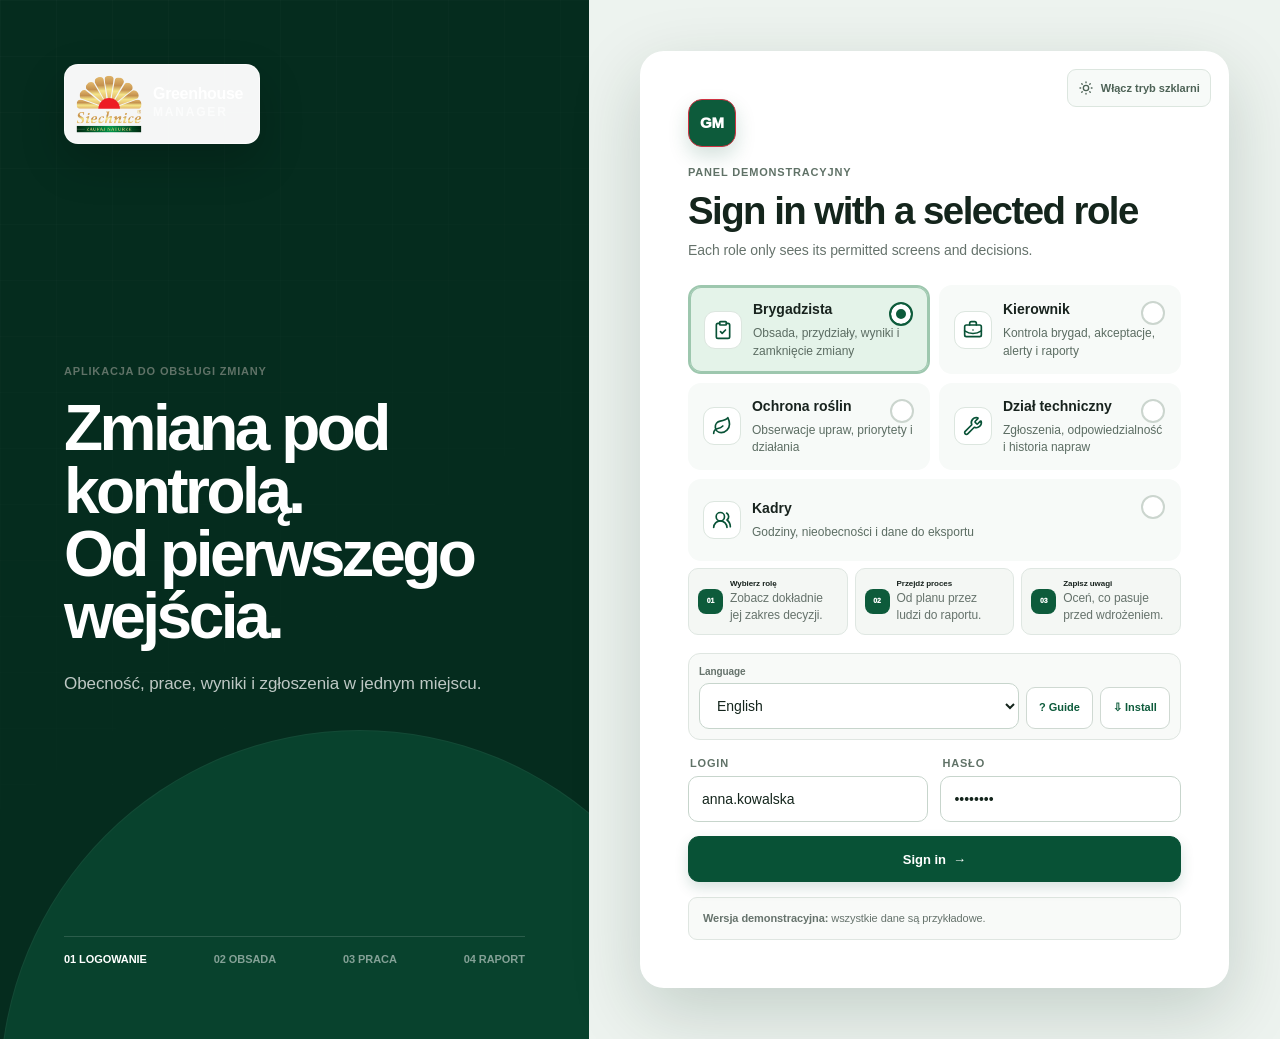
<file: docs/index.html>
<!doctype html>
<html lang="pl">
<head>
  <meta charset="utf-8">
  <meta name="viewport" content="width=device-width, initial-scale=1, viewport-fit=cover">
  <meta name="description" content="Klikalna makieta aplikacji Greenhouse Manager przygotowana jako projekt Django.">
  <meta name="theme-color" content="#0d5b3b">
  <meta name="application-name" content="Greenhouse Manager">
  <meta name="apple-mobile-web-app-capable" content="yes">
  <meta name="apple-mobile-web-app-status-bar-style" content="default">
  <meta property="og:title" content="Greenhouse Manager · klikalna makieta">
  <meta property="og:description" content="Plan, ludzie, prace i raport zmiany w jednym systemie.">
  <meta property="og:image" content="https://oleksandrkiris.github.io/greenhouse-manager-django-prototype/og-v2.png">
  <meta property="og:image:alt" content="Greenhouse Manager — Plan, Ludzie, Prace, Raport">
  <meta name="twitter:card" content="summary_large_image">
  <meta name="twitter:title" content="Greenhouse Manager · klikalna makieta">
  <meta name="twitter:description" content="Plan, ludzie, prace i raport zmiany w jednym systemie.">
  <meta name="twitter:image" content="https://oleksandrkiris.github.io/greenhouse-manager-django-prototype/og-v2.png">
  <title>Greenhouse Manager · prototyp Django</title>
  <link rel="manifest" href="manifest.webmanifest">
  <link rel="stylesheet" href="styles.css">
  <link rel="stylesheet" href="planning.css">
  <link rel="stylesheet" href="visual-refresh.css">
  <link rel="stylesheet" href="enhancements.css">
  <link rel="stylesheet" href="hydra-features.css">
  <link rel="stylesheet" href="frontend-v2.css">
  <link rel="stylesheet" href="ux-v3.css">
  <link rel="stylesheet" href="visual-system-v4.css">
  <link rel="icon" href="brand-logo.svg" type="image/svg+xml">
</head>
<body>
  <div id="prototype-app" data-initial-screen="login" data-assets-prefix="./" data-service-worker-url="./sw.js"></div>
  <noscript>Do obsługi klikalnej makiety potrzebny jest JavaScript.</noscript>
  <script src="enhancements.js"></script>
  <script src="hydra-features.js"></script>
  <script src="ux-v3.js"></script>
  <script src="visual-system-v4.js"></script>
  <script src="app.js"></script>
</body>
</html>
</file>
<file: docs/styles.css>
:root{--red:#ed0016;--red2:#b90012;--green:#073522;--green2:#15583a;--mint:#e6f5ed;--cream:#f5f2eb;--white:#fff;--ink:#11241a;--muted:#69776f;--line:#dce4df;--amber:#efa61b;--blue:#3a7bd5;--shadow:0 18px 50px rgba(8,43,26,.12)}
*{box-sizing:border-box}html{background:var(--cream);scroll-behavior:smooth}body{margin:0;color:var(--ink);background:var(--cream);font-family:Inter,ui-sans-serif,system-ui,-apple-system,"Segoe UI",Arial,sans-serif}button,input,select,textarea{font:inherit}button{cursor:pointer}button:disabled{cursor:not-allowed;opacity:.45}a{color:inherit}.hidden{display:none!important}
.brand{display:flex;align-items:center;width:max-content;padding:5px 8px;color:var(--red);background:#fff;border-radius:8px;font-size:24px;font-weight:950;letter-spacing:-1.8px;line-height:1}.brand i{display:grid;place-items:center;width:25px;height:25px;margin:0 1px;color:#fff;background:var(--red);border-radius:50%;font-size:14px;font-style:normal}.kicker{display:block;color:var(--red);font-size:10px;font-weight:900;letter-spacing:.12em;text-transform:uppercase}.kicker.light{color:#9bc7af}.muted{color:var(--muted)}
.login{min-height:100vh;display:grid;grid-template-columns:1.05fr .95fr;background:#fff}.login-visual{position:relative;min-height:100vh;padding:55px 65px;display:flex;flex-direction:column;justify-content:space-between;overflow:hidden;color:#fff;background:linear-gradient(135deg,rgba(2,39,23,.98),rgba(12,82,49,.92))}.login-visual:before{content:"";position:absolute;inset:0;background:radial-gradient(circle at 78% 25%,rgba(149,211,138,.22) 0 7%,transparent 7.4%),radial-gradient(circle at 69% 52%,rgba(237,0,22,.22) 0 9%,transparent 9.4%),linear-gradient(113deg,transparent 62%,rgba(255,255,255,.06) 62% 64%,transparent 64%)}.login-visual:after{content:"";position:absolute;inset:0 auto 0 0;width:10px;background:var(--red)}.login-visual>*{position:relative}.login-copy h1{margin:15px 0 20px;font-size:clamp(50px,5vw,78px);line-height:.98;letter-spacing:-.055em}.login-copy p{max-width:650px;color:#c8d9d0;font-size:18px;line-height:1.6}.login-flow{display:flex;gap:26px;color:#94ae9f;font-size:11px;font-weight:800;text-transform:uppercase}.login-flow b{padding-bottom:8px;color:#fff;border-bottom:3px solid var(--red)}.login-form-side{display:grid;place-items:center;padding:40px;background:linear-gradient(145deg,#fff,#f3f6f4)}.login-card{width:min(660px,100%)}.app-mark{display:grid;place-items:center;width:50px;height:50px;margin-bottom:22px;color:#fff;background:var(--red);border-radius:14px;font-weight:950;box-shadow:0 12px 26px rgba(237,0,22,.22)}.login-card h2{margin:8px 0;font-size:36px;letter-spacing:-.04em}.role-grid{display:grid;grid-template-columns:1fr 1fr;gap:9px;margin:24px 0}.role-card{min-height:78px;padding:13px;text-align:left;color:var(--ink);background:#fff;border:1px solid var(--line);border-radius:13px}.role-card strong,.role-card small{display:block}.role-card small{margin-top:4px;color:var(--muted);font-size:11px;line-height:1.3}.role-card.selected{background:var(--mint);border:2px solid var(--green2);box-shadow:0 0 0 4px rgba(21,88,58,.08)}.credentials{display:grid;grid-template-columns:1fr 1fr;gap:12px}.demo-note{margin-top:15px;padding:13px;color:var(--muted);background:#eff2f0;border-radius:9px;font-size:11px}
.field{display:block}.field>span{display:block;margin-bottom:6px;color:#4e6056;font-size:10px;font-weight:850;letter-spacing:.07em;text-transform:uppercase}input,select,textarea{width:100%;min-height:42px;padding:0 11px;color:var(--ink);background:#fff;border:1px solid var(--line);border-radius:8px;outline:none}textarea{min-height:88px;padding-top:10px;resize:vertical}input:focus,select:focus,textarea:focus{border-color:var(--green2);box-shadow:0 0 0 3px rgba(21,88,58,.1)}.primary,.secondary,.ghost{min-height:40px;padding:0 15px;display:inline-flex;align-items:center;justify-content:center;gap:7px;border-radius:8px;font-size:11px;font-weight:850}.primary{color:#fff;background:var(--red);border:1px solid var(--red);box-shadow:0 8px 18px rgba(237,0,22,.16)}.primary:hover{background:var(--red2)}.secondary{color:var(--ink);background:#fff;border:1px solid var(--line)}.ghost{color:var(--ink);background:#f3f6f4;border:1px solid var(--line)}.wide{width:100%}.login-submit{min-height:50px;margin-top:14px}
.shell{min-height:100vh;display:grid;grid-template-columns:236px 1fr;padding-bottom:32px}.sidebar{position:fixed;z-index:20;inset:0 auto 0 0;width:236px;padding:27px 19px 20px;display:flex;flex-direction:column;color:#dceae3;background:var(--green)}.brand-sub{margin:7px 4px 27px;color:#81a38f;font-size:8px;font-weight:850;letter-spacing:.11em}.nav{display:flex;flex-direction:column;gap:4px}.nav button{width:100%;padding:11px 12px;display:flex;align-items:center;gap:11px;color:#d2e0d8;background:transparent;border:0;border-radius:8px;text-align:left;font-size:12px;font-weight:700}.nav button i{display:grid;place-items:center;width:22px;font-style:normal;font-size:15px}.nav button:hover{background:rgba(255,255,255,.07)}.nav button.active{color:#fff;background:var(--red);box-shadow:0 8px 20px rgba(237,0,22,.2)}.role-switch{margin-top:auto;padding-top:17px;border-top:1px solid rgba(255,255,255,.1)}.role-switch select{margin-top:7px;color:#fff;background:#174c34;border-color:#2a674d}.user{margin-top:12px;padding:8px 2px;display:grid;grid-template-columns:auto 1fr auto;gap:9px;align-items:center;color:#fff;background:transparent;border:0;text-align:left}.avatar{display:grid;place-items:center;width:32px;height:32px;color:#fff;background:var(--red);border-radius:9px;font-size:9px;font-weight:900}.user b,.user small{display:block}.user b{font-size:10px}.user small{margin-top:2px;color:#87a794;font-size:8px}.workspace{grid-column:2;min-width:0}.topbar{position:sticky;z-index:12;top:0;height:67px;padding:0 4vw;display:flex;align-items:center;justify-content:space-between;background:rgba(255,255,255,.95);border-bottom:1px solid var(--line);backdrop-filter:blur(12px)}.shift-info span,.shift-info b{display:block}.shift-info span{color:#849189;font-size:8px;font-weight:850;letter-spacing:.12em}.shift-info b{margin-top:3px;font-size:11px}.top-actions{display:flex;align-items:center;gap:10px}.review-toggle{padding:8px 10px;color:#174d34;background:#e5f3eb;border:1px solid #bdd8c9;border-radius:8px;font-size:10px;font-weight:800}.state-pill{padding:7px 10px;color:#176c48;background:#dff5e9;border-radius:999px;font-size:8px;font-weight:950}.state-pill.closed{color:#fff;background:var(--green)}.content{width:min(1240px,calc(100% - 7vw));margin:0 auto;padding:31px 0 42px}.page-head{min-height:86px;margin-bottom:22px;display:flex;align-items:flex-start;justify-content:space-between;gap:20px}.page-head h1{margin:6px 0 4px;font-size:32px;line-height:1.1;letter-spacing:-.04em}.page-head p{margin:0;color:var(--muted);font-size:13px}.head-action{margin-top:8px}.surface{background:#fff;border:1px solid var(--line);border-radius:14px;box-shadow:0 8px 24px rgba(15,53,34,.04)}
.hero{position:relative;min-height:230px;padding:33px;display:flex;align-items:center;justify-content:space-between;overflow:hidden;color:#fff;background:linear-gradient(115deg,#0a412b,#1b6341);border-radius:19px;box-shadow:var(--shadow)}.hero:before{content:"";position:absolute;inset:0;background:radial-gradient(circle at 83% 28%,rgba(144,205,132,.24) 0 6%,transparent 6.5%),radial-gradient(circle at 73% 57%,rgba(237,0,22,.18) 0 8%,transparent 8.5%),linear-gradient(112deg,transparent 60%,rgba(255,255,255,.06) 60% 63%,transparent 63%)}.hero>*{position:relative}.hero h2{margin:8px 0 4px;font-size:35px;line-height:1.05;letter-spacing:-.045em}.hero p{margin:0;color:#b6d1c2;font-size:12px}.hero-buttons{display:flex;gap:8px;margin-top:20px}.hero-score{width:210px;padding:23px;background:rgba(0,0,0,.2);border:1px solid rgba(255,255,255,.12);border-radius:15px}.hero-score span,.hero-score b,.hero-score small{display:block}.hero-score span,.hero-score small{color:#a4c0b1;font-size:8px}.hero-score b{margin:8px 0 3px;font-size:32px}.progress{height:5px;margin-top:16px;overflow:hidden;background:rgba(255,255,255,.15);border-radius:99px}.progress i{display:block;height:100%;background:var(--red);border-radius:99px}.metrics{display:grid;grid-template-columns:repeat(4,1fr);gap:12px;margin:15px 0}.metric{min-height:112px;padding:16px;display:flex;justify-content:space-between}.metric span,.metric b,.metric small{display:block}.metric span{color:#64736b;font-size:9px;font-weight:750}.metric b{margin:11px 0 3px;font-size:25px}.metric small{color:#8b9690;font-size:8px}.metric i{display:grid;place-items:center;width:33px;height:33px;color:var(--green2);background:var(--mint);border-radius:9px;font-style:normal;font-weight:900}.metric.red i{color:var(--red);background:#ffeaec}.metric.amber i{color:#a66900;background:#fff0d2}.metric.blue i{color:var(--blue);background:#e8f1ff}.two-col{display:grid;grid-template-columns:1.65fr 1fr;gap:14px}.card-pad{padding:21px}.card-pad h3{margin:5px 0 15px;font-size:17px}.quick-grid{display:grid;grid-template-columns:1fr 1fr;gap:8px}.quick-grid button{padding:12px;display:grid;grid-template-columns:auto 1fr auto;gap:9px;align-items:center;color:var(--ink);background:#fafcfb;border:1px solid var(--line);border-radius:9px;text-align:left}.quick-grid button:hover{background:var(--mint);border-color:#9fc5b0}.quick-grid i{display:grid;place-items:center;width:29px;height:29px;color:var(--red);background:#ffecef;border-radius:8px;font-style:normal}.quick-grid b,.quick-grid small{display:block}.quick-grid b{font-size:10px}.quick-grid small{margin-top:3px;color:var(--muted);font-size:8px}.events{display:flex;flex-direction:column}.event{padding:12px 0;display:flex;gap:9px;border-bottom:1px solid #edf1ef}.event:last-child{border:0}.dot{flex:0 0 auto;width:7px;height:7px;margin-top:4px;border-radius:50%;background:var(--green2)}.dot.red{background:var(--red)}.dot.amber{background:var(--amber)}.event b,.event small{display:block}.event b{font-size:10px}.event small{margin-top:3px;color:var(--muted);font-size:8px}
.warning,.success{margin-bottom:13px;padding:12px 14px;display:flex;align-items:center;gap:9px;border-radius:9px;font-size:11px}.warning{color:#7d3f00;background:#fff2dd;border:1px solid #f0d09b}.success{color:#155e3e;background:#e3f5eb;border:1px solid #b9dcc9}.warning i,.success i{display:grid;place-items:center;width:24px;height:24px;color:#fff;border-radius:50%;font-style:normal;font-weight:900}.warning i{background:var(--amber)}.success i{background:var(--green2)}.warning p,.success p{margin:0;flex:1}.toolbar{padding:13px;display:flex;justify-content:space-between;gap:14px;border-bottom:1px solid var(--line)}.tabs{display:flex;gap:5px}.tabs button{padding:8px 10px;color:#58675f;background:#f4f7f5;border:0;border-radius:7px;font-size:9px}.tabs button.active{color:#fff;background:var(--green)}.search{width:230px;min-height:35px}.table-wrap{overflow-x:auto}.table{min-width:790px}.tr{min-height:52px;padding:7px 13px;display:grid;grid-template-columns:1.35fr 1fr .7fr .7fr .65fr 1.1fr;gap:9px;align-items:center;border-bottom:1px solid #edf1ef;font-size:10px}.tr.head{min-height:36px;color:#7b8981;background:#f8faf9;font-size:7px;font-weight:900;letter-spacing:.07em;text-transform:uppercase}.tr.attention{background:#fff8ed}.tr input,.tr select{min-height:33px;padding:0 7px;font-size:9px}.person{display:flex;align-items:center;gap:8px;min-width:0}.person .avatar{flex:0 0 auto;width:29px;height:29px;color:#176d48;background:#dff2e8}.person b,.person small{display:block;white-space:nowrap;overflow:hidden;text-overflow:ellipsis}.person small{color:#829088;font-size:7px}.table-foot{padding:12px 13px;display:flex;align-items:center;justify-content:space-between;color:var(--muted);font-size:9px}
.compact{display:grid;grid-template-columns:repeat(4,1fr);margin-bottom:14px}.compact div{padding:13px 16px;border-right:1px solid var(--line)}.compact div:last-child{border:0}.compact span,.compact b{display:block}.compact span{color:#819088;font-size:8px}.compact b{margin-top:5px;font-size:13px}.task-grid,.ticket-grid{display:grid;grid-template-columns:repeat(3,1fr);gap:13px}.task,.ticket{min-height:250px;padding:17px}.task-top,.ticket-top{display:flex;align-items:center;justify-content:space-between}.chip{padding:5px 7px;color:#176d48;background:#e1f4ea;border-radius:999px;font-size:7px;font-weight:900;text-transform:uppercase}.chip.done{color:#2766a4;background:#e7f1ff}.task-top small,.ticket-top small{color:#7b8981;font-size:8px}.task h3,.ticket h3{margin:16px 0 3px;font-size:16px}.task>p,.ticket>p{margin:0;color:var(--muted);font-size:9px}.people{display:flex;align-items:center;margin:17px 0}.people .avatar{width:28px;height:28px;margin-right:-7px;color:#176d48;background:#dff2e8;border:3px solid #fff;border-radius:50%}.people small{margin-left:12px;color:var(--muted)}.task-result{margin-top:16px}.task-result>div:first-child{display:flex;justify-content:space-between;font-size:8px}.task-result .bar{height:5px;margin-top:7px;overflow:hidden;background:#e7ece9;border-radius:99px}.task-result .bar i{display:block;height:100%;background:var(--green2)}.task-actions{margin-top:18px;display:flex;justify-content:flex-end;gap:7px}.saved{margin-top:19px;color:var(--green2);font-size:9px;font-weight:850;text-align:right}
.product-hero{min-height:150px;padding:23px 60px;display:grid;grid-template-columns:1fr auto 1fr;align-items:center;gap:45px;color:#fff;background:linear-gradient(115deg,var(--green),#1c6541);border-radius:15px;text-align:center}.product-hero span,.product-hero b,.product-hero small{display:block}.product-hero span,.product-hero small{color:#a5c3b3;font-size:8px}.product-hero b{margin:6px 0 3px;font-size:26px}.ring{position:relative;width:92px;height:92px;display:grid;place-items:center;background:conic-gradient(#ff4051 0 88%,rgba(255,255,255,.17) 88%);border-radius:50%}.ring:before{content:"";position:absolute;width:68px;height:68px;background:#174d34;border-radius:50%}.ring b{position:relative;font-size:14px}.formulas{margin:14px 0;padding:17px;display:grid;grid-template-columns:1fr 1fr 1fr;gap:11px}.formula{padding:13px;background:#f3f8f5;border:1px solid #dde9e2;border-radius:9px}.formula span,.formula b,.formula small{display:block}.formula span{color:var(--green2);font-size:8px;font-weight:850}.formula b{margin:5px 0;font-size:13px}.formula small{color:var(--muted);font-size:7px}.ranking{padding:20px}.rank-row{min-height:55px;display:grid;grid-template-columns:32px 1.4fr 1fr 1.7fr 48px;gap:11px;align-items:center;border-top:1px solid #edf1ef;font-size:9px}.rank-row .bar{position:relative;height:6px;background:#e8edea;border-radius:99px}.rank-row .bar i{position:absolute;inset:0 auto 0 0;background:var(--green2);border-radius:99px}.rank-row>strong{padding:6px;color:#fff;background:var(--green2);border-radius:6px;text-align:center}
.crop-layout{display:grid;grid-template-columns:2fr .8fr;gap:14px}.crop-map,.crop-detail{padding:21px}.section-title{display:flex;align-items:flex-start;justify-content:space-between}.section-title h3{margin:5px 0 14px}.legend{color:#7b8981;font-size:7px}.rows{display:grid;grid-template-columns:repeat(6,1fr);gap:8px;padding:14px;background:#edf4f0;border-radius:12px}.row{aspect-ratio:1.25;display:flex;flex-direction:column;align-items:center;justify-content:center;color:#526158;background:#fff;border:1px solid #e0e7e3;border-radius:8px}.row small{margin-top:4px;font-size:7px}.row.medium{color:#8a5400;background:#fff7e7;border-color:#efd29a}.row.high{color:#a50011;background:#ffeff1;border-color:#efacb3}.row.selected{outline:3px solid rgba(21,88,58,.16);border-color:var(--green2)}.crop-detail h2{margin:6px 0 12px;font-size:42px}.crop-detail p{min-height:60px;color:var(--muted);font-size:10px;line-height:1.5}.severity{display:inline-block;padding:5px 7px;color:#a50011;background:#ffe5e8;border-radius:999px;font-size:7px;font-weight:900}.severity.medium{color:#895100;background:#ffefcf}.severity.watch{color:#716000;background:#fff7c9}
.ticket{border-top:4px solid var(--amber)}.ticket.critical{border-top-color:var(--red)}.ticket.high{border-top-color:#e67b00}.ticket-top span{color:#9c5900;font-size:7px;font-weight:900;text-transform:uppercase}.ticket.critical .ticket-top span{color:var(--red)}.ticket-owner{margin:22px 0 11px;display:flex;align-items:center;gap:8px}.ticket-owner .avatar{color:var(--green2);background:#dff2e8}.ticket-owner b,.ticket-owner small{display:block}.ticket-owner small{color:var(--muted);font-size:7px}.ticket-owner b{font-size:9px}.ticket select{min-height:36px;font-size:9px}.flow-note{margin-top:14px;padding:17px 20px;display:grid;grid-template-columns:auto 1fr auto auto 1fr;gap:12px;align-items:center;color:#fff;background:var(--green);border-radius:12px}.flow-note>i{display:grid;place-items:center;width:28px;height:28px;background:var(--red);border-radius:50%;font-style:normal;font-weight:900}.flow-note b,.flow-note small{display:block}.flow-note b{font-size:10px}.flow-note small{margin-top:2px;color:#9fbead;font-size:8px}.flow-note>span{color:#8cac9b}
.reports{display:grid;grid-template-columns:1.7fr 1fr;gap:14px}.breakdown,.report-types,.audit{padding:20px}.break-row{min-height:40px;display:grid;grid-template-columns:130px 1fr 62px;gap:11px;align-items:center;font-size:9px}.break-row .bar{height:7px;background:#e8edea;border-radius:99px;overflow:hidden}.break-row .bar i{display:block;height:100%;background:var(--green2)}.break-row b{text-align:right}.report-types button{width:100%;padding:10px;display:flex;gap:9px;color:var(--ink);background:transparent;border:0;border-radius:8px;text-align:left}.report-types button.active{color:#146843;background:#e3f5eb}.report-types b,.report-types small{display:block}.report-types b{font-size:9px}.report-types small{margin-top:2px;color:var(--muted);font-size:7px}.audit{margin-top:14px}.audit .tr{grid-template-columns:1fr 1fr 1fr 1.5fr;min-width:700px}
.journey{position:fixed;z-index:15;left:236px;right:0;bottom:72px;min-height:60px;padding:7px 3vw;display:grid;grid-template-columns:90px 1fr 90px;gap:14px;align-items:center;background:rgba(255,255,255,.97);border-top:1px solid var(--line);backdrop-filter:blur(12px)}.journey>button{color:#536259;background:transparent;border:0;font-size:9px;font-weight:850}.steps{display:flex;justify-content:center}.steps button{position:relative;flex:1;display:flex;flex-direction:column;align-items:center;color:#819088;background:transparent;border:0}.steps button:after{content:"";position:absolute;left:calc(50% + 13px);right:calc(-50% + 13px);top:10px;height:2px;background:#dce4df}.steps button:last-child:after{display:none}.steps i{position:relative;z-index:1;display:grid;place-items:center;width:22px;height:22px;background:#edf1ef;border-radius:50%;font-size:7px;font-style:normal}.steps small{margin-top:3px;font-size:7px}.steps button.done i{color:#fff;background:var(--green2)}.steps button.done:after{background:var(--green2)}.steps button.active{color:var(--red)}.steps button.active i{color:#fff;background:var(--red)}
.review-bar{position:fixed;z-index:30;left:0;right:0;bottom:0;min-height:72px;padding:9px 18px;display:grid;grid-template-columns:245px 1fr auto auto auto;gap:9px;align-items:center;color:#fff;background:#112a1d;box-shadow:0 -10px 30px rgba(5,28,16,.18)}.review-context{display:flex;gap:9px;align-items:center}.review-context i{color:#4bd08a;font-style:normal}.review-context b,.review-context small{display:block}.review-context b{font-size:10px}.review-context small{margin-top:2px;color:#8daa9a;font-size:7px}.review-bar input{min-height:38px;color:#fff;background:#1b3b29;border-color:#31543f}.review-bar input::placeholder{color:#87a494}.review-bar button{min-height:38px;padding:0 12px;border-radius:8px;font-size:9px;font-weight:850}.fit{color:#115736;background:#daf4e6;border:1px solid #91d8b4}.change{color:#7c4100;background:#ffecd1;border:1px solid #e4b970}.feedback-open{color:#fff;background:#31533f;border:1px solid #466b56}.feedback-open b{display:inline-grid;place-items:center;min-width:19px;height:19px;margin-left:4px;color:#fff;background:var(--red);border-radius:99px}
.modal-backdrop,.drawer-backdrop{position:fixed;z-index:60;inset:0;display:grid;place-items:center;padding:20px;background:rgba(3,24,14,.68);backdrop-filter:blur(4px)}.modal{width:min(560px,100%);padding:24px;background:#fff;border-radius:17px;box-shadow:0 30px 90px rgba(0,0,0,.28)}.modal-head{display:flex;align-items:flex-start;justify-content:space-between}.modal-head h2{margin:5px 0 0;font-size:24px;letter-spacing:-.035em}.icon-btn{display:grid;place-items:center;width:34px;height:34px;color:#56665d;background:#f1f4f2;border:1px solid var(--line);border-radius:9px;font-size:21px}.modal form{margin-top:20px;display:flex;flex-direction:column;gap:15px}.form-2{display:grid;grid-template-columns:1fr 1fr;gap:12px}.modal-actions{margin-top:5px;display:flex;justify-content:flex-end;gap:7px}.hint{padding:11px;display:flex;gap:9px;align-items:center;color:#225c40;background:#e7f5ed;border-radius:8px;font-size:10px}.checklist{margin:20px 0;display:flex;flex-direction:column;gap:7px}.check{padding:11px;display:grid;grid-template-columns:auto 1fr auto;gap:9px;align-items:center;background:#f6f9f7;border:1px solid var(--line);border-radius:8px}.check i{display:grid;place-items:center;width:25px;height:25px;color:#fff;background:var(--green2);border-radius:50%;font-style:normal;font-weight:900}.check.error i{background:var(--red)}.check b{font-size:10px}.check small{color:var(--muted);font-size:8px}.blocker{padding:13px;color:#8b0816;background:#ffeaec;border:1px solid #f2b0b7;border-radius:9px;font-size:10px}.ready{padding:13px;color:#155c3d;background:#e4f5ec;border:1px solid #b8dcc8;border-radius:9px;font-size:10px}.blocker p,.ready p{margin:4px 0 0}.drawer-backdrop{justify-items:end;padding:0}.drawer{width:min(460px,100%);height:100%;padding:26px;overflow:auto;background:#fff;box-shadow:-25px 0 80px rgba(0,0,0,.22)}.feedback-list{margin:20px 0;display:flex;flex-direction:column;gap:9px}.feedback-item{padding:13px;background:#f6f9f7;border:1px solid var(--line);border-radius:9px}.feedback-item span{display:inline-block;margin-bottom:7px;padding:4px 6px;border-radius:99px;font-size:7px;font-weight:900}.feedback-item span.ok{color:#176d48;background:#daf2e5}.feedback-item span.no{color:#8c4c00;background:#ffebcb}.feedback-item b,.feedback-item small{display:block}.feedback-item b{font-size:10px}.feedback-item small{margin-top:4px;color:var(--muted)}.empty{padding:40px 10px;color:var(--muted);text-align:center;font-size:10px}.toast{position:fixed;z-index:90;top:84px;right:20px;padding:11px 14px;display:flex;gap:8px;align-items:center;color:#fff;background:var(--green);border-radius:9px;box-shadow:var(--shadow);font-size:10px;font-weight:800;animation:toast .2s ease}.toast i{display:grid;place-items:center;width:21px;height:21px;color:var(--green);background:#71daa4;border-radius:50%;font-style:normal}@keyframes toast{from{opacity:0;transform:translateY(-7px)}}
.approval-strip{margin:14px 0;padding:15px 18px;display:flex;align-items:center;gap:14px;border-left:4px solid var(--amber)}.approval-strip h3{margin:5px 0 0;font-size:14px}.approval-item{margin-left:auto;padding-left:14px;display:flex;align-items:center;gap:10px;border-left:1px solid var(--line);font-size:9px}.approval-ready{margin-left:auto;color:var(--green2);font-size:10px;font-weight:850}.plan-board{display:flex;flex-direction:column;gap:9px}.plan-row{min-height:105px;padding:15px 17px;display:grid;grid-template-columns:125px 1.4fr 1fr 105px 88px;gap:16px;align-items:center;border-left:4px solid var(--green2)}.plan-row.shortage{border-left-color:var(--amber)}.plan-time b,.plan-time small,.plan-work small{display:block}.plan-time b{font-size:13px}.plan-time small{margin-top:5px;color:var(--muted);font-size:7px}.plan-work h3{margin:4px 0;font-size:14px}.plan-work small{color:var(--muted);font-size:8px}.staffing>div:first-child{display:flex;justify-content:space-between;font-size:8px}.staffing .bar,.material .bar{height:6px;margin-top:8px;overflow:hidden;background:#e6ede9;border-radius:99px}.staffing .bar i,.material .bar i{display:block;height:100%;background:var(--green2)}.plan-row.shortage .staffing .bar i,.material.low .bar i{background:var(--amber)}.plan-status{padding:6px 8px;color:#176d48;background:#e3f5eb;border-radius:999px;font-size:7px;font-weight:900;text-align:center}.plan-status.bad{color:#885100;background:#ffefd1}.logic-note{margin-top:14px;padding:14px 17px;display:flex;gap:12px;color:#d9e8df;background:var(--green);border-radius:11px;font-size:9px}.logic-note b{flex:0 0 auto;color:#fff}.team-table{overflow:auto}.team-head,.team-row{min-width:1040px;padding:11px 15px;display:grid;grid-template-columns:1.35fr .8fr 1.3fr .8fr .55fr .9fr 78px;gap:11px;align-items:center}.team-head{color:#7b8981;background:#f5f8f6;font-size:7px;font-weight:900;text-transform:uppercase}.team-row{min-height:62px;border-top:1px solid #edf1ef;font-size:9px}.availability{width:max-content;padding:5px 7px;color:#176d48;background:#e2f4ea;border-radius:99px;font-size:7px;font-weight:850}.availability.off{color:#756900;background:#fff3d6}.skill-list{display:flex;flex-wrap:wrap;gap:4px}.skill-list i{padding:4px 6px;color:#255942;background:#eef5f1;border-radius:5px;font-size:7px;font-style:normal;font-weight:750}.balance{font-weight:850}.document{color:#53655b}.document.warn{color:#a45f00;font-weight:850}.materials-grid{display:grid;grid-template-columns:repeat(4,1fr);gap:13px}.material{min-height:255px;padding:18px}.material.low{border-top:4px solid var(--amber)}.material-top{display:flex;align-items:center;justify-content:space-between}.material-icon{display:grid;place-items:center;width:34px;height:34px;color:var(--green2);background:var(--mint);border-radius:10px;font-size:17px}.stock-state{padding:5px 7px;color:#176d48;background:#e3f5eb;border-radius:99px;font-size:7px;font-weight:900}.material.low .stock-state{color:#8b5300;background:#fff0d3}.material h3{margin:17px 0 4px;font-size:15px}.material>small{color:var(--muted);font-size:7px}.material-value{margin-top:20px;display:flex;align-items:end;gap:5px}.material-value b{font-size:28px}.material-value span{margin-bottom:4px;color:var(--muted);font-size:9px}.material-value em{margin:0 0 4px auto;color:var(--muted);font-size:8px;font-style:normal}.material-actions{margin-top:20px;display:flex;justify-content:flex-end;gap:7px}.notification-button{position:relative;padding:8px 10px;display:flex;align-items:center;gap:6px;color:#475b50;background:#f3f6f4;border:1px solid var(--line);border-radius:8px;font-size:9px;font-weight:800}.notification-button>span{display:inline}.notification-button>b{display:grid;place-items:center;min-width:18px;height:18px;color:#fff;background:var(--red);border-radius:99px;font-size:7px}.drawer-summary{margin:20px 0 8px;padding:11px 0;display:flex;justify-content:space-between;border-bottom:1px solid var(--line);font-size:10px}.mini-link{margin-left:auto;padding:3px 5px;color:var(--green2);background:transparent;border:0;font-size:8px;font-weight:850}.notification-list{display:flex;flex-direction:column;gap:8px}.notification{padding:13px;display:grid;grid-template-columns:auto 1fr auto;gap:10px;align-items:start;background:#f4f8f6;border:1px solid #d9e7df;border-radius:10px}.notification.read{opacity:.55;background:#fff}.notification .dot{margin-top:3px}.notification .dot.green{background:var(--green2)}.notification b,.notification small{display:block}.notification b{font-size:10px}.notification small{margin-top:4px;color:var(--muted);font-size:8px;line-height:1.4}.employee-card{margin-top:20px;display:flex;flex-direction:column;gap:12px}.profile-line{padding:14px;display:grid;grid-template-columns:auto 1fr 1fr;gap:12px;align-items:center;background:#f3f8f5;border-radius:11px}.profile-line .avatar{width:44px;height:44px}.profile-line span,.profile-line b{display:block}.profile-line span,.profile-block>span{color:var(--muted);font-size:8px}.profile-line b{margin-top:4px;font-size:11px}.profile-block{padding:11px 0;border-bottom:1px solid var(--line)}.profile-block>b{display:block;margin-top:5px;font-size:11px}.detail-actions{display:flex;gap:7px}.sla{margin-top:13px;padding:9px;display:flex;justify-content:space-between;color:#516158;background:#f4f7f5;border-radius:7px;font-size:8px}.sla b{color:var(--ink)}.chip.paused{color:#8b5300;background:#fff0d3}
.task-location{margin:13px 0;display:grid;grid-template-columns:1fr 1fr;gap:7px}.task-location>span{padding:8px 10px;background:#f3f7f5;border:1px solid #e1e9e4;border-radius:8px}.task-location small,.task-location b{display:block}.task-location small{color:var(--muted);font-size:7px}.task-location b{margin-top:3px;font-size:11px}.assigned-names{min-height:28px!important;padding:7px 9px;color:#526158!important;background:#f7f9f8;border-radius:7px;line-height:1.4!important}.modal-large{width:min(780px,100%);max-height:calc(100vh - 34px);overflow:auto}.form-3{display:grid;grid-template-columns:1fr 1fr 1fr;gap:12px}.employee-picker{margin:0;padding:12px;display:grid;grid-template-columns:1fr 1fr;gap:7px;border:1px solid var(--line);border-radius:11px}.employee-picker legend{padding:0 6px;color:#4e6056;font-size:9px;font-weight:850}.employee-picker label{padding:8px;display:grid;grid-template-columns:17px 29px 1fr;gap:8px;align-items:center;background:#f6f9f7;border:1px solid #e3eae6;border-radius:8px}.employee-picker input,.worker-result input[type=checkbox]{width:16px;min-height:16px;accent-color:var(--green2)}.employee-picker .avatar{width:29px;height:29px}.employee-picker b,.employee-picker small{display:block}.employee-picker b{font-size:9px}.employee-picker small{margin-top:2px;color:var(--muted);font-size:7px}.worker-results{border:1px solid var(--line);border-radius:11px;overflow:hidden}.worker-result-head,.worker-result{padding:8px 11px;display:grid;grid-template-columns:1.5fr .65fr .65fr;gap:10px;align-items:center}.worker-result-head{color:#7b8981;background:#f4f7f5;font-size:7px;font-weight:900;text-transform:uppercase}.worker-result{border-top:1px solid #e9eeeb}.worker-result label{display:grid;grid-template-columns:17px 29px 1fr;gap:8px;align-items:center}.worker-result .avatar{width:29px;height:29px}.worker-result label b{font-size:9px}.worker-result>input{min-height:35px;padding:7px;font-size:9px}.assignment-register{margin-bottom:14px;padding:19px}.assignment-register h3{margin:5px 0 13px}.assignment-entry{min-height:54px;padding:8px 0;display:grid;grid-template-columns:1.5fr .55fr .65fr .7fr .55fr;gap:10px;align-items:center;border-top:1px solid #edf1ef}.assignment-entry>span>small,.assignment-entry>span>b{display:block}.assignment-entry>span>small{color:var(--muted);font-size:7px}.assignment-entry>span>b{margin-top:3px;font-size:9px}
.sidebar-title{display:block}.mobile-menu-button,.mobile-bottom-nav{display:none}
.current-view-toggle{min-height:34px;padding:7px 10px;color:#5b6961;background:#fff;border:1px solid var(--line);border-radius:8px;font-size:9px;font-weight:850}.current-view-toggle.active{color:#176d48;background:#e3f5eb;border-color:#b8dcc8}.scope-strip{margin-bottom:14px;padding:12px 15px;display:flex;align-items:center;justify-content:space-between;gap:12px;color:#385346;background:#eef5f1;border:1px solid #d5e5dc;border-radius:11px}.scope-strip b{display:block;margin-top:4px;font-size:11px}.live-dot{flex:0 0 auto;color:#176d48;font-size:8px;font-weight:900}.facility-grid{margin:14px 0;display:grid;grid-template-columns:repeat(3,1fr);gap:12px}.facility{position:relative;min-height:205px;padding:16px}.facility>div{display:flex;justify-content:space-between;gap:8px}.facility>div>b{font-size:11px}.facility-state{position:absolute;top:43px;right:16px;padding:5px 7px;color:#176d48;background:#e3f5eb;border-radius:99px;font-size:7px;font-weight:900}.facility p{margin:13px 0 0;padding-top:10px;border-top:1px solid #edf1ef}.facility p small,.facility p b,.facility p span{display:block}.facility p small{color:var(--muted);font-size:7px}.facility p b,.facility p span{margin-top:4px;font-size:9px}.facility .nave-range b{font-size:14px}.facility.support{color:#fff;background:linear-gradient(135deg,var(--green),#1b6441);border:0}.facility.support p{border-color:rgba(255,255,255,.14)}.location-path{margin:10px 0!important;padding:9px 10px;color:#2f5943!important;background:#edf6f1;border-left:3px solid var(--green2);border-radius:6px;font-weight:750;line-height:1.45}.ticket-origin{margin:11px 0;display:grid;grid-template-columns:1fr 1fr;gap:7px}.ticket-origin>span{padding:8px;background:#f5f8f6;border:1px solid #e4ebe7;border-radius:7px}.ticket-origin small,.ticket-origin b{display:block}.ticket-origin small{color:var(--muted);font-size:7px}.ticket-origin b{margin-top:3px;font-size:9px}.location-form{display:grid;grid-template-columns:repeat(3,1fr);gap:12px;padding:13px;background:#f4f8f6;border:1px solid #dfe9e3;border-radius:11px}.sample-note{min-width:1040px;padding:11px 15px;color:#52675b;background:#edf6f1;border-bottom:1px solid #dce8e1;font-size:9px}.assignment-entry{grid-template-columns:1.35fr 1.25fr .55fr .65fr .5fr}.assignment-location b{line-height:1.35}.nave-range{background:#f5f9f7;border-radius:7px;padding:9px!important}
.crop-stage-strip{margin-bottom:12px;display:grid;grid-template-columns:repeat(6,1fr);gap:8px}.crop-stage-strip button{min-height:82px;padding:11px;display:flex;flex-direction:column;align-items:flex-start;color:var(--ink);background:#fff;border:1px solid var(--line);border-radius:11px;text-align:left}.crop-stage-strip button:hover{background:#f1f7f3;border-color:#a9c9b7}.crop-stage-strip button.active{color:#fff;background:var(--green);border-color:var(--green);box-shadow:0 10px 24px rgba(7,53,34,.16)}.crop-stage-strip span,.crop-stage-strip b,.crop-stage-strip small{display:block}.crop-stage-strip span{color:var(--red);font-size:8px;font-weight:900;text-transform:uppercase}.crop-stage-strip button.active span{color:#ff8894}.crop-stage-strip b{margin-top:5px;font-size:10px}.crop-stage-strip small{margin-top:auto;color:#7c8b83;font-size:7px}.crop-stage-strip button.active small{color:#a9c6b6}.crop-toolbar{margin-bottom:13px;padding:14px 16px;display:grid;grid-template-columns:1fr 190px 1.25fr;gap:18px;align-items:center}.crop-toolbar>div:first-child>b{display:block;margin-top:4px;font-size:14px}.crop-toolbar .field>span{margin-bottom:4px}.crop-summary{display:grid;grid-template-columns:repeat(3,1fr);border-left:1px solid var(--line)}.crop-summary>span{padding:5px 14px;border-right:1px solid var(--line)}.crop-summary small,.crop-summary b{display:block}.crop-summary small{color:var(--muted);font-size:7px}.crop-summary b{margin-top:3px;font-size:17px}.crop-summary .danger b{color:var(--red)}.crop-layout{grid-template-columns:minmax(0,1.8fr) minmax(280px,.72fr);align-items:start}.crop-map{padding:20px;min-width:0}.crop-detail{position:sticky;top:83px;padding:20px}.crop-detail .location-path{min-height:0}.crop-detail h2{margin:11px 0 2px;font-size:23px}.selected-side{display:block;color:var(--muted);font-size:9px}.section-title{gap:18px}.legend{display:flex;flex-wrap:wrap;justify-content:flex-end;gap:9px;font-weight:800}.legend .clear{color:#6b7d73}.legend .watch{color:#9b7900}.legend .medium{color:#b85e00}.legend .high{color:var(--red)}.map-direction{margin-top:8px;padding:8px 10px;display:grid;grid-template-columns:1fr auto 1fr;gap:10px;color:#66776e;background:#f3f7f5;border-radius:7px;font-size:7px}.map-direction span:last-child{text-align:right}.crop-map-scroll{margin-top:9px;overflow-x:auto;padding-bottom:5px}.greenhouse-plan{min-width:830px;display:grid;grid-template-columns:1fr 62px 1fr;gap:9px;align-items:stretch}.greenhouse-half{padding:10px;background:#edf4f0;border:1px solid #dce8e1;border-radius:11px}.greenhouse-half>header{margin-bottom:9px;display:flex;align-items:center;justify-content:space-between}.greenhouse-half>header span{font-size:8px;font-weight:950}.greenhouse-half>header small{color:var(--muted);font-size:7px}.passage-grid{display:grid;grid-template-columns:repeat(5,1fr);gap:6px}.passage-column{padding:6px;background:#fff;border:1px solid #dce5e0;border-radius:8px}.passage-column>b{display:block;margin-bottom:5px;color:#53675c;font-size:7px;text-align:center}.passage-column>div{display:grid;grid-template-columns:1fr 1fr;gap:4px}.observation-cell{min-width:0;min-height:78px;padding:6px 3px;display:flex;flex-direction:column;align-items:center;justify-content:center;color:#37604a;background:#f5faf7;border:1px solid #cfe0d6;border-radius:7px}.observation-cell:hover{transform:translateY(-1px);box-shadow:0 6px 14px rgba(9,52,31,.1)}.observation-cell span,.observation-cell b,.observation-cell small{display:block}.observation-cell span{font-size:6px;font-weight:900;text-transform:uppercase}.observation-cell b{margin:6px 0 3px;font-size:16px}.observation-cell small{font-size:6px}.observation-cell.watch{color:#796100;background:#fff9d9;border-color:#eadc86}.observation-cell.medium{color:#945000;background:#fff0da;border-color:#efbf7d}.observation-cell.high{color:#a50011;background:#ffe5e8;border-color:#ed9aa3}.observation-cell.selected{outline:3px solid rgba(21,88,58,.22);border-color:var(--green2);box-shadow:0 0 0 2px #fff inset}.connector{display:flex;flex-direction:column;align-items:center;justify-content:center;color:#fff;background:repeating-linear-gradient(180deg,#164e35 0 16px,#1d5c40 16px 32px);border-radius:9px;text-align:center}.connector b{font-size:8px;letter-spacing:.1em;writing-mode:vertical-rl}.connector span{margin-top:8px;color:#a8c7b6;font-size:6px;writing-mode:vertical-rl}.map-help{margin-top:8px;color:var(--muted);font-size:8px}.observation-status{margin:14px 0 10px;display:flex;align-items:center;gap:7px}.status-chip{padding:5px 7px;color:#176d48;background:#e3f5eb;border-radius:99px;font-size:7px;font-weight:900}.status-chip.closed{color:#68756e;background:#e8ecea}.crop-detail .observation-copy{min-height:0;margin:8px 0 12px;line-height:1.55}.observation-origin{display:grid;grid-template-columns:1fr 1fr;gap:6px}.observation-origin>span{padding:8px;background:#f5f8f6;border:1px solid #e1e9e4;border-radius:7px}.observation-origin small,.observation-origin b{display:block}.observation-origin small{color:var(--muted);font-size:7px}.observation-origin b{margin-top:3px;font-size:8px;line-height:1.35}.crop-detail .detail-actions{margin-top:14px}.observation-register{margin-top:14px;padding:20px}.observation-list{margin-top:10px}.observation-list>button{width:100%;min-height:58px;padding:9px 6px;display:grid;grid-template-columns:10px 1.25fr 1fr 1fr 92px 20px;gap:10px;align-items:center;color:var(--ink);background:#fff;border:0;border-top:1px solid #e8eeea;text-align:left}.observation-list>button:hover{background:#f4f8f6}.observation-list span b,.observation-list span small{display:block}.observation-list span b{font-size:9px}.observation-list span small{margin-top:3px;color:var(--muted);font-size:7px}.observation-list em{padding:6px;color:#176d48;background:#e2f4ea;border-radius:99px;font-size:7px;font-style:normal;font-weight:850;text-align:center}.observation-list em.closed{color:#66756d;background:#e7ebe9}.observation-list strong{text-align:center}.severity-dot{width:7px;height:7px;border-radius:50%;background:#b9a000}.severity-dot.medium{background:#e67b00}.severity-dot.high{background:var(--red)}
.ticket-overview{display:grid;grid-template-columns:repeat(4,1fr);gap:12px;margin-bottom:12px}.ticket-overview .metric{min-height:100px}.ticket-filter-bar{margin-bottom:12px;padding:10px 12px;display:flex;align-items:center;justify-content:space-between;gap:12px}.ticket-filters{display:flex;flex-wrap:wrap;gap:5px}.ticket-filters button{min-height:34px;padding:0 10px;color:#526158;background:#f3f6f4;border:1px solid transparent;border-radius:8px;font-size:9px;font-weight:850}.ticket-filters button b{display:inline-grid;place-items:center;min-width:20px;height:20px;margin-left:4px;background:#fff;border-radius:99px;font-size:7px}.ticket-filters button.active{color:#fff;background:var(--green);border-color:var(--green)}.ticket-filters button.active b{color:var(--green)}.ticket-filter-bar>span{display:flex;align-items:center;gap:6px;color:#52655b;font-size:8px;font-weight:850}.ticket-filter-bar>span i{width:7px;height:7px;background:#38b476;border-radius:50%}.ticket-workspace{display:grid;grid-template-columns:355px minmax(0,1fr);gap:13px;align-items:start}.ticket-queue{overflow:hidden}.ticket-queue>header{min-height:69px;padding:14px 16px;display:flex;align-items:center;justify-content:space-between;border-bottom:1px solid var(--line)}.ticket-queue>header h3{margin:4px 0 0;font-size:14px}.ticket-queue>header>b{display:grid;place-items:center;width:30px;height:30px;color:#fff;background:var(--green);border-radius:9px;font-size:11px}.ticket-queue-list{max-height:760px;overflow:auto}.ticket-queue-item{position:relative;width:100%;padding:14px 15px;color:var(--ink);background:#fff;border:0;border-left:4px solid #d6ded9;border-bottom:1px solid var(--line);text-align:left}.ticket-queue-item:hover{background:#f5f9f7}.ticket-queue-item.selected{background:#edf6f1;border-left-color:var(--green2)}.ticket-queue-item.priority-krytyczny{border-left-color:var(--red)}.ticket-queue-item.priority-wysoki{border-left-color:#e67b00}.queue-top,.queue-meta{display:flex;align-items:center;justify-content:space-between;gap:8px}.queue-top span{color:#a45300;font-size:7px;font-weight:900;text-transform:uppercase}.priority-krytyczny .queue-top span{color:var(--red)}.queue-top small{color:var(--muted);font-size:7px}.queue-title{display:block;margin:9px 0 3px;font-size:12px}.queue-place{display:block;margin-bottom:10px;color:var(--muted);font-size:7px}.queue-status{padding:4px 6px;color:#176d48;background:#e2f4ea;border-radius:99px;font-size:7px;font-weight:850}.queue-meta>small{color:var(--muted);font-size:7px}.queue-footer{margin-top:11px;padding-top:9px;display:grid;grid-template-columns:auto 1fr auto;gap:8px;align-items:center;border-top:1px solid #e3eae6}.queue-footer .avatar{width:27px;height:27px}.queue-footer small,.queue-footer b{display:block}.queue-footer small{color:var(--muted);font-size:6px}.queue-footer b{margin-top:2px;font-size:8px}.ticket-detail{padding:22px}.ticket-detail-head{display:flex;align-items:flex-start;justify-content:space-between;gap:20px}.ticket-badges{margin-bottom:9px;display:flex;gap:6px}.priority-badge{padding:5px 7px;color:#8b5200;background:#ffefd1;border-radius:99px;font-size:7px;font-weight:900;text-transform:uppercase}.priority-badge.priority-krytyczny{color:#fff;background:var(--red)}.priority-badge.priority-wysoki{color:#8b4300;background:#ffe6ca}.ticket-detail-head h2{margin:6px 0 0;font-size:24px;letter-spacing:-.035em}.sla-clock{min-width:110px;padding:12px;color:#fff;background:var(--green);border-radius:11px;text-align:center}.sla-clock span,.sla-clock b,.sla-clock small{display:block}.sla-clock span,.sla-clock small{color:#a9c6b6;font-size:7px}.sla-clock b{margin:4px 0;font-size:17px}.ticket-description{margin:12px 0;color:#52645a;font-size:10px;line-height:1.6}.ticket-impact{display:grid;grid-template-columns:1.4fr 1fr;gap:8px;margin-bottom:12px}.ticket-impact>span{padding:10px;background:#fff7e9;border:1px solid #efd7ad;border-radius:8px}.ticket-impact small,.ticket-impact b{display:block}.ticket-impact small{color:#8a6c39;font-size:7px}.ticket-impact b{margin-top:3px;font-size:9px}.ticket-source-flow{padding:13px;display:grid;grid-template-columns:1fr auto 1fr auto 1fr;gap:9px;align-items:center;background:#f3f8f5;border:1px solid #dce9e1;border-radius:10px}.ticket-source-flow>div{display:flex;align-items:center;gap:8px;min-width:0}.ticket-source-flow .avatar{flex:0 0 auto;width:30px;height:30px;color:#176d48;background:#dff2e8}.ticket-source-flow .avatar.reporter{color:#9a4e00;background:#ffead0}.ticket-source-flow .avatar.owner{color:#fff;background:var(--green)}.ticket-source-flow small,.ticket-source-flow b{display:block}.ticket-source-flow small{color:var(--muted);font-size:7px}.ticket-source-flow b{margin-top:2px;font-size:8px;white-space:nowrap;overflow:hidden;text-overflow:ellipsis}.ticket-source-flow em{color:#94a69c;font-style:normal}.ticket-progress{margin:16px 0;padding:13px 0;border-top:1px solid var(--line);border-bottom:1px solid var(--line)}.ticket-progress>div{margin-top:10px;display:grid;grid-template-columns:repeat(4,1fr)}.ticket-progress>div>span{position:relative;display:flex;flex-direction:column;align-items:center;color:#829087;text-align:center}.ticket-progress>div>span:after{content:"";position:absolute;z-index:0;top:11px;left:calc(50% + 13px);right:calc(-50% + 13px);height:2px;background:#dfe6e2}.ticket-progress>div>span:last-child:after{display:none}.ticket-progress i{position:relative;z-index:1;display:grid;place-items:center;width:23px;height:23px;background:#e9eeeb;border-radius:50%;font-size:7px;font-style:normal;font-weight:900}.ticket-progress b{margin-top:5px;font-size:7px}.ticket-progress span.done i{color:#fff;background:var(--green2)}.ticket-progress span.done:after{background:var(--green2)}.ticket-progress span.active{color:var(--red)}.ticket-progress span.active i{color:#fff;background:var(--red)}.ticket-assignment{display:grid;grid-template-columns:1fr auto;gap:15px;align-items:end}.ticket-assignment .field{min-width:250px}.ticket-assignment .field>b{display:block;padding:10px 0;font-size:10px}.ticket-detail-actions{display:flex;gap:7px}.role-note{display:block;max-width:300px;color:var(--muted);font-size:8px;text-align:right}.ticket-timeline{margin-top:18px;padding-top:15px;border-top:1px solid var(--line)}.timeline-entry{padding-top:12px;display:grid;grid-template-columns:18px 1fr;gap:7px}.timeline-entry>i{position:relative;color:var(--red);font-size:8px;font-style:normal;text-align:center}.timeline-entry>i:after{content:"";position:absolute;top:16px;bottom:-13px;left:8px;width:1px;background:#dce4df}.timeline-entry:last-child>i:after{display:none}.timeline-entry b,.timeline-entry small{display:block}.timeline-entry b{font-size:9px}.timeline-entry small{margin-top:2px;color:var(--muted);font-size:7px}.timeline-entry p{margin:4px 0 0;color:#526158;font-size:8px;line-height:1.45}
@media(max-width:1080px){.shell{grid-template-columns:200px 1fr}.sidebar{width:200px}.journey{left:200px}.metrics{grid-template-columns:1fr 1fr}.task-grid,.ticket-grid,.materials-grid{grid-template-columns:1fr 1fr}.review-bar{grid-template-columns:205px 1fr auto auto}.feedback-open{position:absolute;right:15px;top:-44px}.crop-layout{grid-template-columns:1fr}.rows{grid-template-columns:repeat(8,1fr)}.plan-row{grid-template-columns:100px 1.2fr 1fr 90px}.plan-row>button{grid-column:4}.approval-strip{align-items:flex-start;flex-direction:column}.approval-item{width:100%;margin:0;padding:8px 0 0;border-left:0;border-top:1px solid var(--line);justify-content:space-between}}
@media(max-width:900px){.login{grid-template-columns:1fr}.login-visual{min-height:52vh;padding:32px 25px}.login-copy h1{font-size:44px}.login-form-side{padding:30px 20px}.role-grid,.credentials,.form-2,.form-3,.employee-picker{grid-template-columns:1fr}.login-flow{display:none}.shell{display:block;padding-bottom:165px}.sidebar{position:relative;width:100%;height:auto;padding:17px}.brand-sub{margin-bottom:12px}.nav{display:grid;grid-template-columns:1fr 1fr}.role-switch{margin-top:15px}.workspace{width:100%}.topbar{padding:0 16px}.shift-info{display:none}.content{width:calc(100% - 28px);padding-top:23px}.page-head{flex-direction:column}.hero{align-items:flex-start;flex-direction:column;gap:18px}.hero-score{width:100%}.metrics,.two-col,.task-grid,.ticket-grid,.materials-grid,.reports,.formulas,.product-hero{grid-template-columns:1fr}.quick-grid{grid-template-columns:1fr}.compact{grid-template-columns:1fr 1fr}.rows{grid-template-columns:repeat(4,1fr)}.journey{display:none}.review-bar{left:7px;right:7px;bottom:7px;min-height:145px;padding:11px;grid-template-columns:1fr 1fr;border-radius:13px}.review-context,.review-bar input{grid-column:1/-1}.feedback-open{position:static}.flow-note{grid-template-columns:auto 1fr}.flow-note>span{display:none}.page-head h1{font-size:29px}.plan-row{grid-template-columns:1fr 1fr;gap:10px}.plan-work{grid-column:1/-1}.plan-row>button{grid-column:auto}.logic-note{flex-direction:column}.notification-button>span{display:none}.review-toggle{font-size:0}.review-toggle:first-letter{font-size:10px}.worker-result-head{display:none}.worker-result{grid-template-columns:1fr 1fr}.worker-result label{grid-column:1/-1}.assignment-entry{grid-template-columns:1fr 1fr}.assignment-entry .person{grid-column:1/-1}}
@media(max-width:900px){html{scroll-padding-top:120px}body{padding-bottom:72px}.shell{padding-bottom:72px}.shell.reviewing{padding-bottom:250px}.shell .sidebar{position:sticky;z-index:45;top:0;width:100%;height:auto;min-height:58px;padding:10px 14px;background:var(--green);box-shadow:0 6px 22px rgba(2,30,17,.18)}.sidebar-title{display:flex;align-items:center;justify-content:space-between}.sidebar-title .brand{font-size:20px}.mobile-menu-button{min-width:72px;min-height:40px;padding:7px 10px;display:flex;align-items:center;justify-content:center;gap:7px;color:#fff;background:#174c34;border:1px solid #2d674e;border-radius:9px;font-size:10px;font-weight:850}.mobile-menu-button i{font-size:18px;font-style:normal}.sidebar .brand-sub,.sidebar .nav,.sidebar .role-switch,.sidebar .user{display:none}.mobile-menu-open .sidebar{max-height:100dvh;overflow:auto}.mobile-menu-open .sidebar .nav{margin-top:12px;display:grid;grid-template-columns:1fr 1fr;gap:5px}.mobile-menu-open .sidebar .role-switch{margin-top:12px;display:block}.mobile-menu-open .sidebar .user{display:grid}.sidebar .nav button{min-height:46px}.workspace .topbar{top:58px;height:54px;padding:0 12px}.workspace .content{width:calc(100% - 24px);padding:18px 0 28px}.top-actions{width:100%;justify-content:flex-end}.notification-button,.review-toggle{min-width:42px;min-height:40px;justify-content:center}.state-pill{min-height:32px;display:flex;align-items:center}.mobile-bottom-nav{position:fixed;z-index:44;left:8px;right:8px;bottom:7px;min-height:60px;padding:5px;display:grid;grid-template-columns:repeat(auto-fit,minmax(54px,1fr));gap:3px;background:rgba(255,255,255,.97);border:1px solid var(--line);border-radius:15px;box-shadow:0 12px 35px rgba(3,34,19,.2);backdrop-filter:blur(13px)}.mobile-bottom-nav button{min-height:48px;padding:4px 2px;display:flex;flex-direction:column;align-items:center;justify-content:center;gap:3px;color:#6f7e76;background:transparent;border:0;border-radius:10px;font-size:8px;font-weight:850}.mobile-bottom-nav button i{font-size:16px;font-style:normal}.mobile-bottom-nav button.active{color:#fff;background:var(--red)}.review-bar{bottom:75px}.page-head{min-height:0;margin-bottom:17px}.page-head h1{font-size:28px}.page-head p{font-size:12px;line-height:1.5}.head-action{width:100%;display:flex;flex-wrap:wrap;gap:7px}.head-action>button,.head-action>select{min-height:44px;flex:1}.primary,.secondary,.ghost{min-height:42px}.hero{min-height:0;padding:24px}.hero h2{font-size:30px}.hero-buttons,.task-actions,.detail-actions{width:100%}.hero-buttons button,.task-actions button,.detail-actions button{flex:1}.task,.ticket{min-height:0}.toolbar{align-items:stretch;flex-direction:column}.tabs{overflow-x:auto}.tabs button{min-height:40px;white-space:nowrap}.search{width:100%;min-height:44px}.table-foot{align-items:stretch;flex-direction:column;gap:10px}.table-foot button{width:100%}.rows{grid-template-columns:repeat(6,1fr)}.ranking{overflow:hidden}.rank-row{padding:9px 0;grid-template-columns:30px 1fr auto}.rank-row>.person{grid-column:2}.rank-row>b{grid-column:2;grid-row:2}.rank-row>.bar{grid-column:2/-1;grid-row:3}.rank-row>strong{grid-column:3;grid-row:1}.modal-backdrop{padding:0;align-items:stretch}.modal,.modal-large{width:100%;height:100dvh;max-height:none;padding:20px 16px;border-radius:0;overflow:auto}.modal-actions{position:sticky;bottom:-20px;margin:8px -16px -20px;padding:12px 16px;background:#fff;border-top:1px solid var(--line)}.modal-actions button{min-height:46px;flex:1}.drawer{width:100%;padding:20px 16px}.login-visual{min-height:300px;padding:28px 24px}.login-copy h1{font-size:40px}.login-form-side{padding:28px 18px}.login-card h2{font-size:30px}.role-card{min-height:72px}.toast{top:122px;left:12px;right:12px;justify-content:center}}
@media(max-width:480px){.login-visual{min-height:270px}.login-copy h1{font-size:35px}.metrics{grid-template-columns:1fr 1fr}.metric{min-height:100px}.compact{grid-template-columns:1fr 1fr}.compact div{padding:11px}.rows{grid-template-columns:repeat(4,1fr)}.quick-grid{grid-template-columns:1fr}.plan-row{grid-template-columns:1fr}.plan-work,.plan-row>button{grid-column:1}.plan-status{text-align:left}.review-bar{min-height:172px}.reviewing .content{padding-bottom:30px}.notification{grid-template-columns:auto 1fr}.notification button{grid-column:2}.formulas{padding:13px}.worker-result{padding:10px}.topbar .state-pill{font-size:7px}}
@media(max-width:900px){.mobile-menu-button,.notification-button,.review-toggle{min-height:44px}.modal .icon-btn{width:44px;height:44px}.modal input:not([type=checkbox]),.modal select,.modal textarea{min-height:46px}}
@media(max-width:1080px){.facility-grid{grid-template-columns:1fr 1fr}}
@media(max-width:1080px){.crop-stage-strip{grid-template-columns:repeat(3,1fr)}.crop-layout{grid-template-columns:1fr}.crop-detail{position:static}.observation-list>button{grid-template-columns:10px 1.2fr 1fr 92px 20px}.observation-list>button>span:nth-of-type(4){display:none}}
@media(max-width:1080px){.ticket-overview{grid-template-columns:1fr 1fr}.ticket-workspace{grid-template-columns:1fr}.ticket-queue-list{max-height:none;display:grid;grid-template-columns:1fr 1fr}.ticket-queue-item{border-right:1px solid var(--line)}.ticket-detail{min-width:0}}
@media(max-width:900px){.facility-grid,.location-form{grid-template-columns:1fr}.scope-strip{align-items:flex-start}.current-view-toggle{min-width:42px;min-height:40px;font-size:0}.current-view-toggle:first-letter{font-size:10px}.ticket-origin{grid-template-columns:1fr}.assignment-location{grid-column:1/-1}.sample-note{min-width:1040px}.crop-stage-strip{display:flex;overflow-x:auto;padding-bottom:4px}.crop-stage-strip button{flex:0 0 145px}.crop-toolbar{grid-template-columns:1fr}.crop-summary{border-left:0;border-top:1px solid var(--line);padding-top:10px}.section-title{align-items:flex-start;flex-direction:column}.legend{justify-content:flex-start}.greenhouse-plan{min-width:790px}.observation-register{padding:15px}.observation-list>button{grid-template-columns:9px 1fr 82px 18px}.observation-list>button>span:nth-of-type(3),.observation-list>button>span:nth-of-type(4){display:none}}
@media(max-width:900px){.ticket-filter-bar{align-items:flex-start;flex-direction:column}.ticket-filters{width:100%;display:grid;grid-template-columns:1fr 1fr}.ticket-filters button{min-height:42px}.ticket-queue-list{grid-template-columns:1fr}.ticket-detail{padding:17px}.ticket-detail-head{flex-direction:column}.sla-clock{width:100%;display:grid;grid-template-columns:1fr 1fr 1fr;align-items:center}.sla-clock b{margin:0}.ticket-impact{grid-template-columns:1fr}.ticket-source-flow{grid-template-columns:1fr}.ticket-source-flow em{display:none}.ticket-source-flow>div{padding:6px 0;border-bottom:1px solid #dce7e1}.ticket-source-flow>div:last-child{border:0}.ticket-assignment{grid-template-columns:1fr}.ticket-assignment .field{min-width:0}.ticket-detail-actions{width:100%}.ticket-detail-actions button{flex:1}.role-note{max-width:none;text-align:left}}
@media(max-width:480px){.facility-grid{grid-template-columns:1fr}.scope-strip{flex-direction:column}.current-view-toggle{padding:7px}.ticket-origin{grid-template-columns:1fr}.crop-map,.crop-detail{padding:15px}.crop-summary>span{padding:5px 9px}.map-direction{grid-template-columns:1fr 1fr}.map-direction>b{display:none}.observation-origin{grid-template-columns:1fr}.observation-list>button{grid-template-columns:8px 1fr 74px 16px}.observation-list em{padding:5px 3px}}
@media(max-width:480px){.ticket-overview{grid-template-columns:1fr 1fr}.ticket-overview .metric{min-height:94px;padding:12px}.ticket-detail-head h2{font-size:21px}.ticket-progress b{font-size:6px}.ticket-detail-actions{flex-direction:column}.ticket-detail-actions button{width:100%}}
</file>
<file: docs/planning.css>
.plan-site-selector {
  margin-bottom: 14px;
  padding: 2px 1px 7px;
  display: flex;
  gap: 9px;
  overflow-x: auto;
  scroll-snap-type: x proximity;
}

.plan-site-selector button {
  flex: 0 0 178px;
  min-height: 112px;
  padding: 12px;
  display: flex;
  flex-direction: column;
  align-items: flex-start;
  scroll-snap-align: start;
  color: var(--ink);
  background: #fff;
  border: 1px solid var(--line);
  border-radius: 12px;
  text-align: left;
  transition: .18s ease;
}

.plan-site-selector button:hover {
  border-color: #a9c9b7;
  transform: translateY(-1px);
}

.plan-site-selector button.active {
  color: #fff;
  background: var(--green);
  border-color: var(--green);
  box-shadow: 0 10px 22px rgba(7, 53, 34, .16);
}

.plan-site-selector span,
.plan-site-selector b,
.plan-site-selector small,
.plan-site-selector em {
  display: block;
}

.plan-site-selector span {
  color: var(--red);
  font-size: 7px;
  font-weight: 950;
  letter-spacing: .08em;
}

.plan-site-selector button.active span { color: #ff8894; }
.plan-site-selector b { margin-top: 5px; font-size: 11px; }
.plan-site-selector small { margin: 7px 0; color: #738178; font-size: 7px; line-height: 1.35; }
.plan-site-selector button.active small { color: #b7cfc1; }

.plan-site-selector em {
  margin-top: auto;
  padding: 5px 6px;
  color: #176d48;
  background: #e2f4ea;
  border-radius: 99px;
  font-size: 6px;
  font-style: normal;
  font-weight: 950;
}

.plan-site-selector em.draft,
.state-pill.draft { color: #815000; background: #ffebc5; }
.plan-site-selector button.active em.published { color: #d9f7e7; background: #277152; }
.plan-site-selector button.active em.draft { color: #ffeabf; background: #755619; }

.plan-card {
  padding: 18px 19px;
  border-left: 4px solid var(--green2);
}

.plan-card.shortage { border-left-color: var(--amber); }
.plan-card.priority-wysoki { box-shadow: inset 0 3px 0 rgba(237, 0, 22, .75), 0 8px 24px rgba(15, 53, 34, .04); }

.plan-card > header {
  display: flex;
  align-items: center;
  justify-content: space-between;
  gap: 12px;
}

.plan-card > header > div { display: flex; align-items: center; gap: 7px; }
.plan-time-badge { padding: 7px 9px; color: #fff; background: var(--green); border-radius: 7px; font-size: 10px; font-weight: 900; }
.priority-label { padding: 6px 8px; color: #53635a; background: #eef2ef; border-radius: 99px; font-size: 7px; font-weight: 900; text-transform: uppercase; }
.priority-wysoki .priority-label { color: #a50011; background: #ffe5e8; }
.priority-niski .priority-label { color: #176d48; background: #e3f5eb; }

.plan-card-main {
  margin: 13px 0 15px;
  display: grid;
  grid-template-columns: minmax(0, 1.45fr) minmax(270px, .8fr);
  gap: 22px;
  align-items: start;
}

.plan-card-main h3 { margin: 5px 0 6px; font-size: 18px; }
.plan-card-main p { margin: 0; color: #53635a; font-size: 9px; line-height: 1.55; }
.plan-ownership { display: grid; grid-template-columns: 1fr 1fr; gap: 7px; }

.plan-ownership > span,
.plan-target > span {
  padding: 10px;
  background: #f4f8f6;
  border: 1px solid #e0e9e4;
  border-radius: 8px;
}

.plan-ownership small,
.plan-ownership b,
.plan-target small,
.plan-target b { display: block; }
.plan-ownership small,
.plan-target small { color: var(--muted); font-size: 7px; }
.plan-ownership b,
.plan-target b { margin-top: 4px; font-size: 9px; line-height: 1.35; }

.plan-card > footer {
  padding-top: 13px;
  display: grid;
  grid-template-columns: minmax(240px, .9fr) minmax(220px, .8fr) auto;
  gap: 17px;
  align-items: center;
  border-top: 1px solid var(--line);
}

.plan-target { display: grid; grid-template-columns: 1fr 1fr; gap: 7px; }
.plan-card-actions { display: flex; justify-content: flex-end; gap: 7px; }
.plan-card-actions button { white-space: nowrap; }
.empty { padding: 26px; text-align: center; }
.empty p { color: var(--muted); font-size: 10px; }
.empty button { margin-top: 8px; }

@media (max-width: 1080px) {
  .plan-card-main { grid-template-columns: 1fr; }
  .plan-card > footer { grid-template-columns: 1fr 1fr; }
  .plan-card-actions { grid-column: 1 / -1; }
}

@media (max-width: 900px) {
  .plan-site-selector { margin-right: -12px; }
  .plan-site-selector button { flex-basis: 156px; min-height: 105px; }
  .plan-card { padding: 15px; }
  .plan-card > footer { grid-template-columns: 1fr; }
  .plan-card-actions { grid-column: auto; width: 100%; }
  .plan-card-actions button { flex: 1; }
  .plan-card-main { gap: 12px; }
}

@media (max-width: 480px) {
  .plan-card > header { align-items: flex-start; flex-direction: column; }
  .plan-card > header > div { width: 100%; justify-content: space-between; }
  .plan-card .plan-status { text-align: center; }
  .plan-ownership,
  .plan-target { grid-template-columns: 1fr; }
  .plan-card-actions { flex-direction: column; }
  .plan-card-actions button { width: 100%; }
}
</file>
<file: docs/visual-refresh.css>
:root {
  --red: #d91f32;
  --red2: #b71426;
  --green: #062f21;
  --green2: #16734a;
  --mint: #e8f5ee;
  --cream: #f2f4ef;
  --ink: #10251b;
  --muted: #65756c;
  --line: #d9e4dd;
  --shadow: 0 18px 46px rgba(6, 47, 33, .1);
}

html { background: var(--cream); }

body {
  background:
    radial-gradient(circle at 84% 4%, rgba(22, 115, 74, .08), transparent 23rem),
    linear-gradient(180deg, #f8f9f6 0, var(--cream) 34rem);
}

::selection { color: #fff; background: var(--green2); }

.brand {
  min-width: 0;
  padding: 0;
  display: inline-flex;
  align-items: center;
  gap: 11px;
  color: #fff;
  background: transparent;
  border-radius: 0;
  font-size: initial;
  letter-spacing: normal;
}

.brand-logo {
  width: 48px;
  height: 42px;
  display: block;
  object-fit: contain;
  filter: drop-shadow(0 6px 12px rgba(0, 0, 0, .18));
}

.brand-product b,
.brand-product small { display: block; }
.brand-product b { color: #fff; font-size: 13px; font-weight: 850; letter-spacing: -.02em; }
.brand-product small { margin-top: 2px; color: #9ec0ad; font-size: 8px; font-weight: 800; letter-spacing: .15em; text-transform: uppercase; }

.login {
  grid-template-columns: minmax(0, 1.08fr) minmax(520px, .92fr);
  background: #f4f6f2;
}

.login-visual {
  padding: 48px clamp(36px, 5vw, 76px);
  background:
    radial-gradient(circle at 79% 25%, rgba(224, 183, 105, .18), transparent 12rem),
    radial-gradient(circle at 16% 84%, rgba(217, 31, 50, .2), transparent 15rem),
    linear-gradient(145deg, #031f16, #07422c 62%, #0b5738);
}

.login-visual::before {
  opacity: .26;
  background:
    linear-gradient(rgba(255, 255, 255, .05) 1px, transparent 1px),
    linear-gradient(90deg, rgba(255, 255, 255, .05) 1px, transparent 1px);
  background-size: 56px 56px;
  mask-image: linear-gradient(120deg, transparent 8%, #000 78%);
}

.login-visual::after { width: 7px; background: linear-gradient(var(--red), #7f101d); }

.login-visual .brand {
  padding: 10px 16px 10px 11px;
  background: rgba(255, 255, 255, .96);
  border: 1px solid rgba(255, 255, 255, .65);
  border-radius: 14px;
  box-shadow: 0 18px 45px rgba(0, 0, 0, .2);
}

.login-visual .brand-logo { width: 66px; height: 58px; filter: none; }
.login-visual .brand-product b { color: var(--green); font-size: 16px; }
.login-visual .brand-product small { color: #557466; }
.login-copy { max-width: 760px; }
.login-copy .kicker { color: #f0cf8b; }
.login-copy h1 { margin: 18px 0 22px; max-width: 760px; font-size: clamp(48px, 5.2vw, 78px); letter-spacing: -.065em; }
.login-copy p { max-width: 680px; color: #c7dbd0; font-size: 17px; }
.login-flow { gap: 0; justify-content: space-between; border-top: 1px solid rgba(255, 255, 255, .14); }
.login-flow b,
.login-flow span { padding-top: 14px; }
.login-flow b { border: 0; color: #f1d18e; }

.login-form-side {
  padding: clamp(24px, 4vw, 58px);
  background:
    radial-gradient(circle at 100% 0, rgba(224, 183, 105, .17), transparent 19rem),
    linear-gradient(145deg, #f9faf7, #edf2ed);
}

.login-card {
  width: min(650px, 100%);
  padding: clamp(24px, 3vw, 40px);
  background: rgba(255, 255, 255, .9);
  border: 1px solid rgba(211, 224, 216, .9);
  border-radius: 25px;
  box-shadow: 0 30px 80px rgba(6, 47, 33, .12);
  backdrop-filter: blur(16px);
}

.app-mark {
  width: 54px;
  height: 54px;
  margin-bottom: 24px;
  background: linear-gradient(145deg, #0b6340, var(--green));
  border: 1px solid rgba(255, 255, 255, .3);
  border-radius: 16px;
  box-shadow: 0 13px 27px rgba(6, 47, 33, .22);
}

.login-card h2 { margin: 8px 0 10px; font-size: 38px; line-height: 1.05; }
.role-grid { gap: 10px; }
.role-card { min-height: 84px; border-radius: 14px; box-shadow: 0 6px 18px rgba(6, 47, 33, .035); transition: .18s ease; }
.role-card:hover { border-color: #9dbfae; transform: translateY(-2px); box-shadow: 0 12px 24px rgba(6, 47, 33, .08); }
.role-card.selected { background: linear-gradient(145deg, #e7f5ed, #f3faf6); border-color: var(--green2); box-shadow: 0 0 0 4px rgba(22, 115, 74, .09); }
.demo-note { border: 1px solid #dce7e0; }

.sidebar {
  background:
    linear-gradient(rgba(255, 255, 255, .025) 1px, transparent 1px),
    linear-gradient(90deg, rgba(255, 255, 255, .025) 1px, transparent 1px),
    linear-gradient(170deg, #052b1e, #073d29 72%, #0a4d33);
  background-size: 35px 35px, 35px 35px, auto;
  border-right: 1px solid rgba(255, 255, 255, .08);
  box-shadow: 12px 0 35px rgba(5, 40, 27, .08);
}

.sidebar-title { min-height: 50px; }
.sidebar .brand { min-height: 48px; }
.sidebar .brand-logo { width: 44px; height: 39px; }
.brand-sub { margin: 9px 3px 24px; color: #789d89; letter-spacing: .16em; }
.nav { gap: 6px; }

.nav button {
  min-height: 44px;
  padding: 9px 10px;
  border: 1px solid transparent;
  border-radius: 10px;
  transition: background .16s ease, border-color .16s ease, transform .16s ease;
}

.nav button i {
  width: 28px;
  height: 28px;
  color: #add0bd;
  background: rgba(255, 255, 255, .07);
  border-radius: 8px;
  font-size: 14px;
}

.nav button:hover { background: rgba(255, 255, 255, .08); border-color: rgba(255, 255, 255, .08); transform: translateX(2px); }
.nav button.active { background: linear-gradient(100deg, var(--red), #b81426); border-color: rgba(255, 255, 255, .12); box-shadow: 0 10px 24px rgba(136, 8, 25, .25); }
.nav button.active i { color: #fff; background: rgba(255, 255, 255, .16); }
.role-switch { border-top-color: rgba(255, 255, 255, .12); }
.role-switch select { min-height: 44px; background: rgba(255, 255, 255, .08); border-color: rgba(255, 255, 255, .12); border-radius: 10px; }
.user { padding: 10px; border: 1px solid rgba(255, 255, 255, .08); border-radius: 11px; background: rgba(0, 0, 0, .1); }

.topbar {
  height: 72px;
  background: rgba(250, 251, 248, .9);
  border-bottom-color: rgba(201, 216, 207, .82);
  box-shadow: 0 8px 24px rgba(6, 47, 33, .035);
}

.content { width: min(1280px, calc(100% - 6vw)); padding-top: 36px; }
.page-head { min-height: 91px; margin-bottom: 24px; }
.page-head h1 { margin-top: 8px; font-size: 36px; letter-spacing: -.05em; }
.page-head p { max-width: 780px; font-size: 13px; line-height: 1.5; }
.kicker { color: #c51d2e; font-size: 9px; letter-spacing: .15em; }

.surface {
  border-color: rgba(211, 224, 216, .92);
  border-radius: 16px;
  box-shadow: 0 10px 30px rgba(6, 47, 33, .055);
}

.primary,
.secondary,
.ghost { min-height: 42px; border-radius: 10px; transition: transform .16s ease, box-shadow .16s ease, background .16s ease; }
.primary { background: linear-gradient(135deg, #e4273b, #bd1427); border-color: #bd1427; box-shadow: 0 10px 20px rgba(190, 20, 40, .17); }
.primary:hover { transform: translateY(-1px); box-shadow: 0 13px 25px rgba(190, 20, 40, .24); }
.secondary:hover,
.ghost:hover { transform: translateY(-1px); border-color: #aac7b7; box-shadow: 0 8px 18px rgba(6, 47, 33, .07); }

input,
select,
textarea { min-height: 44px; border-radius: 10px; border-color: #d4e0d8; }
input:focus,
select:focus,
textarea:focus { border-color: var(--green2); box-shadow: 0 0 0 4px rgba(22, 115, 74, .1); }

.hero {
  min-height: 245px;
  padding: 38px;
  background:
    radial-gradient(circle at 84% 16%, rgba(227, 184, 105, .2), transparent 10rem),
    linear-gradient(120deg, #063423, #0c5c3b 70%, #16734a);
  border: 1px solid rgba(255, 255, 255, .12);
  border-radius: 22px;
  box-shadow: 0 24px 60px rgba(6, 47, 33, .18);
}

.hero::before {
  opacity: .3;
  background:
    linear-gradient(rgba(255, 255, 255, .06) 1px, transparent 1px),
    linear-gradient(90deg, rgba(255, 255, 255, .06) 1px, transparent 1px);
  background-size: 42px 42px;
  mask-image: linear-gradient(90deg, transparent 42%, #000);
}

.hero h2 { font-size: 39px; }
.hero-score { padding: 25px; background: rgba(1, 27, 18, .35); border-radius: 17px; backdrop-filter: blur(9px); }
.hero-score b { color: #fff; font-size: 36px; }
.hero-score .progress i { background: linear-gradient(90deg, #f1c977, var(--red)); }

.metrics { gap: 14px; margin: 17px 0; }
.metric { min-height: 120px; padding: 18px; position: relative; overflow: hidden; transition: transform .17s ease, box-shadow .17s ease; }
.metric::after { content: ""; position: absolute; inset: auto -20px -28px auto; width: 78px; height: 78px; background: var(--mint); border-radius: 50%; opacity: .6; }
.metric:hover { transform: translateY(-2px); box-shadow: 0 16px 34px rgba(6, 47, 33, .09); }
.metric > * { position: relative; z-index: 1; }
.metric b { font-size: 28px; letter-spacing: -.04em; }
.metric i { width: 38px; height: 38px; border-radius: 11px; }

.card-pad { padding: 24px; }
.quick-grid { gap: 10px; }
.quick-grid button { min-height: 64px; padding: 13px; border-radius: 11px; transition: .17s ease; }
.quick-grid button:hover { transform: translateY(-2px); box-shadow: 0 11px 22px rgba(6, 47, 33, .07); }
.quick-grid i { width: 34px; height: 34px; border-radius: 10px; }

.compact { overflow: hidden; }
.compact div { padding: 15px 17px; background: linear-gradient(180deg, #fff, #fbfcfa); }
.compact b { font-size: 14px; }
.warning,
.success { min-height: 54px; padding: 14px 16px; border-radius: 12px; }
.toolbar { padding: 14px; background: rgba(248, 250, 247, .8); }
.tabs button { min-height: 36px; border-radius: 9px; }
.tr.head { background: #f1f5f2; }
.tr:not(.head):hover { background: #f7faf8; }

.task,
.ticket,
.material,
.facility { transition: transform .17s ease, box-shadow .17s ease; }
.task:hover,
.ticket:hover,
.material:hover,
.facility:hover { transform: translateY(-2px); box-shadow: 0 17px 36px rgba(6, 47, 33, .09); }

.modal-backdrop,
.drawer-backdrop { background: rgba(2, 24, 16, .74); backdrop-filter: blur(7px); }
.modal { border: 1px solid rgba(255, 255, 255, .6); border-radius: 21px; box-shadow: 0 34px 100px rgba(0, 0, 0, .31); }
.modal-head { padding-bottom: 15px; border-bottom: 1px solid #e5ece7; }
.drawer { box-shadow: -28px 0 90px rgba(0, 0, 0, .25); }
.toast { padding: 13px 16px; border: 1px solid rgba(255, 255, 255, .12); border-radius: 12px; box-shadow: 0 18px 45px rgba(6, 47, 33, .22); }

.plan-site-selector button { border-radius: 14px; box-shadow: 0 7px 20px rgba(6, 47, 33, .045); }
.plan-site-selector button.active { background: linear-gradient(145deg, #062f21, #0b5b3a); box-shadow: 0 14px 30px rgba(6, 47, 33, .18); }
.plan-card { border-radius: 17px; }
.plan-time-badge { background: linear-gradient(135deg, #0b6742, var(--green)); }
.logic-note { padding: 16px 18px; border-radius: 13px; background: linear-gradient(110deg, #052f21, #0b5136); }

.mobile-bottom-nav { border-color: #d4e1d9; box-shadow: 0 16px 40px rgba(6, 47, 33, .18); }

@media (max-width: 1080px) {
  .login { grid-template-columns: 1fr 1fr; }
  .login-copy h1 { font-size: 54px; }
}

@media (max-width: 900px) {
  .login { grid-template-columns: 1fr; }
  .login-visual { min-height: 360px; padding: 28px 24px; }
  .login-visual .brand-logo { width: 54px; height: 48px; }
  .login-copy h1 { margin: 12px 0; font-size: 42px; }
  .login-copy p { font-size: 14px; }
  .login-form-side { padding: 24px 16px; }
  .login-card { padding: 25px 20px; border-radius: 20px; }
  .shell .sidebar { background: linear-gradient(110deg, #052b1e, #0a5236); }
  .sidebar-title { min-height: 46px; }
  .sidebar .brand-logo { width: 39px; height: 35px; }
  .sidebar .brand-product b { font-size: 12px; }
  .workspace .topbar { background: rgba(250, 251, 248, .95); }
  .workspace .content { padding-top: 22px; }
  .page-head h1 { font-size: 30px; }
  .hero { padding: 26px; border-radius: 18px; }
  .hero h2 { font-size: 32px; }
  .metric { min-height: 106px; }
  .modal { border-radius: 0; }
}

@media (max-width: 480px) {
  .login-visual { min-height: 330px; }
  .login-copy h1 { font-size: 36px; }
  .login-flow { display: none; }
  .login-card h2 { font-size: 30px; }
  .app-mark { width: 48px; height: 48px; }
  .brand-product { display: none; }
  .sidebar .brand-product { display: block; }
  .page-head h1 { font-size: 28px; }
  .metrics { gap: 9px; }
  .metric { padding: 14px; }
  .metric b { font-size: 23px; }
}
</file>
<file: docs/enhancements.css>
.operations-context {
  margin: -5px 0 16px;
  padding: 11px 12px;
  display: grid;
  grid-template-columns: minmax(170px, 1.1fr) 145px 205px minmax(185px, .9fr) minmax(210px, 1.2fr) auto;
  gap: 9px;
  align-items: end;
  background: rgba(255, 255, 255, .9);
  backdrop-filter: blur(14px);
}

.operations-context label > span,
.context-fixed > span,
.context-title small,
.context-saved small {
  display: block;
  margin-bottom: 5px;
  color: #7a8981;
  font-size: 7px;
  font-weight: 900;
  letter-spacing: .1em;
  text-transform: uppercase;
}

.operations-context input,
.operations-context select { min-height: 38px; font-size: 9px; }

.context-title,
.context-saved {
  min-height: 38px;
  display: flex;
  align-items: center;
  gap: 9px;
}

.context-title > i {
  width: 9px;
  height: 9px;
  background: #35b97b;
  border: 3px solid #d8f3e5;
  border-radius: 50%;
  box-sizing: content-box;
  box-shadow: 0 0 0 4px rgba(53, 185, 123, .08);
}

.context-title b,
.context-saved b,
.context-fixed b { display: block; font-size: 9px; }
.context-fixed { min-height: 38px; padding: 7px 10px; background: #f3f7f4; border: 1px solid var(--line); border-radius: 10px; }
.context-search { position: relative; }
.context-search-count { position: absolute; right: 9px; bottom: 12px; color: var(--green2); font-size: 7px; font-weight: 900; }
.context-search input { padding-right: 45px; }
.context-saved { padding-left: 3px; white-space: nowrap; }
.context-saved > i { display: grid; place-items: center; width: 27px; height: 27px; color: #176d48; background: #e2f4ea; border-radius: 9px; font-size: 9px; font-style: normal; font-weight: 950; }

.role-focus-panel {
  margin-bottom: 14px;
  padding: 13px 15px;
  display: grid;
  grid-template-columns: minmax(280px, 1.4fr) minmax(320px, 1.25fr) minmax(240px, .9fr);
  gap: 14px;
  align-items: center;
  color: #dcece3;
  background: linear-gradient(115deg, #052f21, #0a4c33);
  border: 1px solid rgba(255, 255, 255, .1);
  border-radius: 15px;
  box-shadow: 0 14px 34px rgba(6, 47, 33, .13);
}

.role-focus-title { display: grid; grid-template-columns: 39px 1fr; gap: 10px; align-items: center; }
.role-focus-title > i { display: grid; place-items: center; width: 39px; height: 39px; color: #fff; background: linear-gradient(145deg, var(--red), #ac1223); border: 1px solid rgba(255, 255, 255, .18); border-radius: 11px; font-size: 9px; font-style: normal; font-weight: 950; }
.role-focus-title small,
.role-focus-title b,
.role-focus-title p { display: block; }
.role-focus-title small { color: #8fb6a1; font-size: 6px; font-weight: 900; letter-spacing: .11em; }
.role-focus-title b { margin-top: 3px; color: #fff; font-size: 11px; }
.role-focus-title p { margin: 3px 0 0; color: #a9c7b7; font-size: 7px; line-height: 1.4; }
.role-rights { display: flex; flex-wrap: wrap; gap: 5px; }
.role-rights span { padding: 6px 8px; color: #dff7ea; background: rgba(54, 169, 110, .16); border: 1px solid rgba(101, 207, 151, .15); border-radius: 99px; font-size: 7px; font-weight: 800; }
.role-restriction { padding: 9px 10px; display: grid; grid-template-columns: 24px 1fr; gap: 8px; align-items: center; background: rgba(255, 255, 255, .07); border: 1px solid rgba(255, 255, 255, .09); border-radius: 10px; }
.role-restriction > i { display: grid; place-items: center; width: 24px; height: 24px; color: #fff0c9; background: rgba(221, 174, 82, .22); border-radius: 7px; font-size: 9px; font-style: normal; font-weight: 950; }
.role-restriction small,
.role-restriction b { display: block; }
.role-restriction small { color: #d5b875; font-size: 6px; font-weight: 900; letter-spacing: .08em; }
.role-restriction b { margin-top: 3px; color: #dce9e2; font-size: 7px; line-height: 1.4; }
.read-only-note { padding: 7px 9px; color: #617169; background: #edf2ef; border-radius: 8px; font-size: 7px; font-weight: 850; }
.role-filtered-metrics { grid-template-columns: repeat(auto-fit, minmax(190px, 1fr)); }
.two-col.single-column { grid-template-columns: 1fr; }
.reports.single-column { grid-template-columns: 1fr; }

.module-scope {
  margin-bottom: 14px;
  padding: 14px 16px;
  display: grid;
  grid-template-columns: minmax(300px, 1.25fr) minmax(420px, 1.5fr);
  gap: 18px;
  align-items: center;
  border-left: 4px solid var(--green2);
}
.module-scope-title { display: grid; grid-template-columns: 42px 1fr; gap: 11px; align-items: center; }
.module-scope-title > i { display: grid; place-items: center; width: 42px; height: 42px; color: #fff; background: var(--green); border-radius: 12px; font-size: 18px; font-style: normal; }
.module-scope-title small,
.module-scope-title b { display: block; }
.module-scope-title small { color: var(--green2); font-size: 7px; font-weight: 950; letter-spacing: .11em; }
.module-scope-title b { margin-top: 3px; font-size: 15px; }
.module-scope-title p { margin: 3px 0 0; color: var(--muted); font-size: 9px; line-height: 1.45; }
.module-scope-items { display: grid; grid-template-columns: 1fr 1fr; gap: 7px; }
.module-scope-items span { padding: 8px 10px; color: #24553e; background: #edf7f1; border: 1px solid #d4e9dc; border-radius: 9px; font-size: 8px; font-weight: 850; }

.large-list-toolbar {
  position: sticky;
  z-index: 8;
  top: 76px;
  margin: 0 0 10px;
  padding: 10px 12px;
  display: grid;
  grid-template-columns: minmax(260px, 1fr) auto auto;
  gap: 12px;
  align-items: center;
  background: rgba(255, 255, 255, .96);
  border-color: #d5e2da;
  box-shadow: 0 9px 24px rgba(7, 48, 31, .08);
  backdrop-filter: blur(14px);
}
.large-list-summary { display: grid; grid-template-columns: 34px 1fr; gap: 9px; align-items: center; }
.large-list-summary > i { display: grid; place-items: center; width: 34px; height: 34px; color: #fff; background: var(--green); border-radius: 9px; font-size: 17px; font-style: normal; }
.large-list-summary small,
.large-list-summary b { display: block; }
.large-list-summary small { color: var(--green2); font-size: 7px; font-weight: 950; letter-spacing: .09em; }
.large-list-summary b { margin-top: 2px; font-size: 11px; }
.large-list-summary p { margin: 2px 0 0; color: var(--muted); font-size: 8px; }
.list-density { padding: 3px; display: flex; gap: 2px; background: #edf2ef; border-radius: 9px; }
.list-density button { min-height: 32px; padding: 0 10px; color: #637269; background: transparent; border: 0; border-radius: 7px; font-size: 8px; font-weight: 850; }
.list-density button.active { color: #fff; background: var(--green); }
.large-list-actions { display: flex; gap: 6px; }
.large-list-actions button { min-height: 36px; padding: 0 11px; font-size: 8px; white-space: nowrap; }
.large-list-target { scroll-margin-top: 145px; }
.compact-lists .large-list-target.task-grid,
.compact-lists .large-list-target.plan-board,
.compact-lists .large-list-target.materials-grid { gap: 8px; }
.compact-lists .large-list-target .task,
.compact-lists .large-list-target .material { min-height: 0; padding: 14px; }
.compact-lists .large-list-target .plan-card { padding: 14px 16px; }
.compact-lists .large-list-target .team-row,
.compact-lists .large-list-target .assignment-entry,
.compact-lists .large-list-target .rank-row { padding-top: 8px; padding-bottom: 8px; }
.compact-lists .large-list-target .time-worker-card { padding: 10px 12px; }
.compact-lists .large-list-target .observation-list > button,
.compact-lists .large-list-target .ticket-queue-item { padding-top: 10px; padding-bottom: 10px; }

.module-upgrade {
  margin-bottom: 17px;
  padding: 20px;
  position: relative;
  overflow: hidden;
  background:
    radial-gradient(circle at 97% 0, rgba(226, 184, 104, .11), transparent 14rem),
    linear-gradient(145deg, rgba(255, 255, 255, .98), rgba(247, 250, 247, .98));
  border: 1px solid rgba(207, 221, 213, .92);
  border-radius: 18px;
  box-shadow: 0 13px 34px rgba(6, 47, 33, .065);
}

.module-upgrade::before {
  content: "";
  position: absolute;
  inset: 0 auto 0 0;
  width: 4px;
  background: linear-gradient(var(--green2), #dbae58);
}

.planning-upgrade::before,
.tasks-upgrade::before { background: linear-gradient(#0b7449, #46b77f); }
.attendance-upgrade::before,
.team-upgrade::before,
.productivity-upgrade::before { background: linear-gradient(#2f6da9, #76aee1); }
.crop-upgrade::before,
.materials-upgrade::before { background: linear-gradient(#b06b09, #e8b44f); }
.tickets-upgrade::before { background: linear-gradient(#d91f32, #f06c78); }
.reports-upgrade::before { background: linear-gradient(#493888, #8978c4); }

.upgrade-head {
  display: flex;
  align-items: flex-start;
  justify-content: space-between;
  gap: 22px;
}

.upgrade-head h2 { margin: 6px 0 4px; font-size: 20px; letter-spacing: -.035em; }
.upgrade-head p { max-width: 700px; margin: 0; color: var(--muted); font-size: 9px; line-height: 1.55; }
.upgrade-actions { display: flex; flex-wrap: wrap; justify-content: flex-end; gap: 7px; }
.upgrade-actions button { white-space: nowrap; }

.upgrade-metrics {
  margin-top: 16px;
  display: grid;
  grid-template-columns: repeat(4, 1fr);
  gap: 8px;
}

.upgrade-metric {
  min-height: 86px;
  padding: 12px 13px;
  position: relative;
  overflow: hidden;
  background: #fff;
  border: 1px solid #dfe8e2;
  border-radius: 12px;
}

.upgrade-metric::after { content: ""; position: absolute; width: 45px; height: 45px; right: -16px; bottom: -17px; background: #dff3e8; border-radius: 50%; }
.upgrade-metric.amber::after { background: #ffebc8; }
.upgrade-metric.red::after { background: #ffe1e5; }
.upgrade-metric.blue::after { background: #dfebfa; }
.upgrade-metric > * { position: relative; z-index: 1; }
.upgrade-metric span,
.upgrade-metric b,
.upgrade-metric small { display: block; }
.upgrade-metric span { color: #687870; font-size: 7px; font-weight: 850; text-transform: uppercase; letter-spacing: .07em; }
.upgrade-metric b { margin: 7px 0 2px; font-size: 20px; letter-spacing: -.04em; }
.upgrade-metric small { color: #849088; font-size: 7px; line-height: 1.35; }
.upgrade-metric.red b { color: #bd1427; }
.upgrade-metric.amber b { color: #a35e00; }
.upgrade-metric.blue b { color: #2f6da9; }

.decision-lane,
.sla-lane {
  margin-top: 11px;
  padding: 10px 12px;
  display: grid;
  grid-template-columns: 1fr auto 1fr auto 1fr;
  gap: 10px;
  align-items: center;
  background: #f0f5f1;
  border: 1px solid #dce7e0;
  border-radius: 11px;
}

.decision-lane > span { display: grid; grid-template-columns: 9px 1fr; column-gap: 8px; }
.decision-lane i { grid-row: 1 / 3; align-self: center; width: 8px; height: 8px; border-radius: 50%; }
.decision-lane i.red { background: var(--red); }
.decision-lane i.amber { background: var(--amber); }
.decision-lane i.green { background: var(--green2); }
.decision-lane b { font-size: 8px; }
.decision-lane small { margin-top: 2px; color: var(--muted); font-size: 7px; }
.decision-lane em,
.sla-lane > i { color: #90a098; font-size: 10px; font-style: normal; }

.publication-checklist,
.report-readiness {
  margin-top: 11px;
  display: grid;
  grid-template-columns: repeat(4, 1fr);
  gap: 7px;
}

.publication-checklist > span,
.report-readiness > span {
  min-height: 55px;
  padding: 9px;
  display: grid;
  grid-template-columns: 25px 1fr;
  column-gap: 8px;
  align-items: center;
  background: #f5f7f5;
  border: 1px solid #e1e7e3;
  border-radius: 10px;
}

.publication-checklist i,
.report-readiness i {
  grid-row: 1 / 3;
  display: grid;
  place-items: center;
  width: 25px;
  height: 25px;
  color: #78877f;
  background: #e6ebe8;
  border-radius: 8px;
  font-size: 8px;
  font-style: normal;
  font-weight: 950;
}

.publication-checklist b,
.report-readiness b { font-size: 8px; }
.publication-checklist small,
.report-readiness small { color: var(--muted); font-size: 7px; }
.publication-checklist .done,
.report-readiness .done { background: #eff8f3; border-color: #cbe5d7; }
.publication-checklist .done i,
.report-readiness .done i { color: #fff; background: var(--green2); }
.publication-checklist .warn,
.report-readiness .blocked { background: #fff8eb; border-color: #f0d49f; }
.publication-checklist .warn i,
.report-readiness .blocked i { color: #fff; background: var(--amber); }
.report-readiness .blocked:first-child i { background: var(--red); }
.inline-confirmation { margin-top: 9px; padding: 9px 11px; color: #176d48; background: #e7f5ed; border-radius: 9px; font-size: 8px; font-weight: 800; }

.filter-row {
  margin-top: 11px;
  min-height: 48px;
  padding: 8px 10px;
  display: flex;
  align-items: center;
  gap: 10px;
  background: #f2f6f3;
  border: 1px solid #dce6e0;
  border-radius: 11px;
}

.filter-row > span { flex: 0 0 auto; color: #68776f; font-size: 8px; font-weight: 900; text-transform: uppercase; letter-spacing: .06em; }
.upgrade-segments { display: flex; flex-wrap: wrap; gap: 4px; }
.upgrade-segments button { min-height: 30px; padding: 0 9px; color: #586960; background: #fff; border: 1px solid #dbe5df; border-radius: 8px; font-size: 8px; font-weight: 800; }
.upgrade-segments button.active { color: #fff; background: var(--green); border-color: var(--green); box-shadow: 0 7px 15px rgba(6, 47, 33, .13); }
.filter-result { margin-left: auto; color: var(--green2); font-size: 7px; font-weight: 850; }

.sla-lane { grid-template-columns: 1fr auto 1fr auto 1fr auto 1fr; text-align: center; }
.sla-lane > span { padding: 6px; }
.sla-lane small,
.sla-lane b { display: block; }
.sla-lane small { color: #77867e; font-size: 6px; font-weight: 900; letter-spacing: .08em; }
.sla-lane b { margin-top: 4px; font-size: 16px; }

.forecast-list {
  margin-top: 11px;
  display: grid;
  grid-template-columns: repeat(4, 1fr);
  gap: 7px;
}

.forecast-list > span {
  min-height: 58px;
  padding: 9px;
  display: grid;
  grid-template-columns: 23px 1fr;
  column-gap: 7px;
  align-items: center;
  background: #f4f8f5;
  border: 1px solid #dfe8e2;
  border-radius: 10px;
}

.forecast-list i { grid-row: 1 / 3; display: grid; place-items: center; width: 23px; height: 23px; color: #176d48; background: #dff3e8; border-radius: 7px; font-size: 8px; font-style: normal; font-weight: 950; }
.forecast-list b { font-size: 8px; }
.forecast-list small { color: var(--muted); font-size: 6px; line-height: 1.35; }
.forecast-list .low { background: #fff7e9; border-color: #efd4a1; }
.forecast-list .low i { color: #fff; background: var(--amber); }

.login-capabilities {
  margin: -13px 0 18px;
  display: grid;
  grid-template-columns: repeat(3, 1fr);
  gap: 7px;
}

.login-capabilities > span {
  min-height: 65px;
  padding: 9px;
  display: grid;
  grid-template-columns: 25px 1fr;
  column-gap: 7px;
  align-items: center;
  background: #f4f7f4;
  border: 1px solid #dfe7e2;
  border-radius: 10px;
}

.login-capabilities i { grid-row: 1 / 3; display: grid; place-items: center; width: 25px; height: 25px; color: #fff; background: var(--green2); border-radius: 8px; font-size: 7px; font-style: normal; font-weight: 950; }
.login-capabilities b { font-size: 8px; }
.login-capabilities small { color: var(--muted); font-size: 6px; line-height: 1.35; }

/* Czytelniejsza hierarchia całej aplikacji */
body { background: #f3f6f4; }
.content { width: min(1360px, calc(100% - 5vw)); }
.surface { border-color: #d8e3dc; box-shadow: 0 10px 28px rgba(8, 48, 31, .055); }
.page-head { margin-bottom: 18px; }
.page-head h1 { margin-top: 7px; font-size: 36px; }
.page-head p { max-width: 760px; font-size: 14px; line-height: 1.55; }
.kicker { font-size: 10px; letter-spacing: .105em; }
.primary,
.secondary,
.ghost { min-height: 42px; padding: 0 16px; border-radius: 10px; font-size: 12px; }
.nav button { min-height: 43px; font-size: 13px; }
.nav button.active { box-shadow: 0 8px 18px rgba(190, 14, 36, .24); }
.topbar { box-shadow: 0 6px 20px rgba(12, 45, 31, .045); }
.shift-info span { font-size: 9px; }
.shift-info b { font-size: 12px; }
.content small { font-size: 10px; line-height: 1.35; }
.metric span { font-size: 10px; }
.metric small { font-size: 10px; }
.task h3,
.ticket h3 { font-size: 18px; }
.task > p,
.ticket > p,
.assigned-names { font-size: 11px; line-height: 1.45; }
.quick-grid b,
.event b { font-size: 11px; }
.quick-grid small,
.event small { font-size: 9px; line-height: 1.4; }
.field > span { font-size: 10px; }
input,
select,
textarea { font-size: 12px; }

.operations-context {
  border-radius: 14px;
  box-shadow: 0 9px 25px rgba(9, 45, 31, .055);
}
.operations-context label > span,
.context-fixed > span,
.context-title small,
.context-saved small { font-size: 8px; }
.operations-context input,
.operations-context select { min-height: 42px; font-size: 11px; }
.context-title b,
.context-saved b,
.context-fixed b { font-size: 11px; }
.context-fixed { min-height: 42px; }

.role-focus-panel { padding: 17px 18px; }
.role-focus-title > i { width: 44px; height: 44px; font-size: 11px; }
.role-focus-title small { font-size: 8px; }
.role-focus-title b { font-size: 14px; }
.role-focus-title p { margin-top: 5px; font-size: 10px; }
.role-rights span { padding: 7px 10px; font-size: 9px; }
.role-restriction small { font-size: 8px; }
.role-restriction b { font-size: 9px; }

.module-upgrade { padding: 22px; }
.upgrade-head h2 { font-size: 24px; }
.upgrade-head p { font-size: 11px; }
.upgrade-metric { min-height: 98px; padding: 14px 15px; }
.upgrade-metric span { font-size: 9px; }
.upgrade-metric b { font-size: 25px; }
.upgrade-metric small { font-size: 9px; }
.filter-row > span { font-size: 9px; }
.upgrade-segments button { min-height: 34px; font-size: 9px; }
.filter-result { font-size: 9px; }
.decision-lane small,
.publication-checklist small,
.report-readiness small { font-size: 9px; }

/* Jeden czytelny przebieg pracy zamiast powtarzania informacji o roli */
.workflow-panel {
  margin-bottom: 15px;
  padding: 14px 16px 15px;
  background: #fff;
  border: 1px solid #d8e3dc;
  border-radius: 15px;
  box-shadow: 0 10px 28px rgba(8, 48, 31, .05);
}
.workflow-panel > header { margin-bottom: 10px; display: flex; align-items: center; justify-content: space-between; gap: 16px; }
.workflow-panel > header span small,
.workflow-panel > header span b { display: block; }
.workflow-panel > header span small { color: #718078; font-size: 8px; font-weight: 900; letter-spacing: .09em; }
.workflow-panel > header span b { margin-top: 3px; font-size: 12px; }
.workflow-panel > header > em { padding: 6px 9px; color: #176d48; background: #e6f5ed; border-radius: 99px; font-size: 9px; font-style: normal; font-weight: 900; white-space: nowrap; }
.workflow-panel > div { display: grid; grid-template-columns: repeat(4, minmax(0, 1fr)); gap: 7px; }
.workflow-panel > div > button {
  min-width: 0;
  min-height: 62px;
  padding: 9px 10px;
  display: grid;
  grid-template-columns: 31px 1fr auto;
  align-items: center;
  gap: 9px;
  color: #506158;
  background: #f6f8f7;
  border: 1px solid #e0e8e3;
  border-radius: 11px;
  text-align: left;
}
.workflow-panel button > i { display: grid; place-items: center; width: 31px; height: 31px; color: #6e7d75; background: #e7ece9; border-radius: 9px; font-size: 10px; font-style: normal; font-weight: 950; }
.workflow-panel button span { min-width: 0; }
.workflow-panel button b,
.workflow-panel button small { display: block; overflow: hidden; text-overflow: ellipsis; white-space: nowrap; }
.workflow-panel button b { color: #243c31; font-size: 11px; }
.workflow-panel button small { margin-top: 3px; color: #7b8982; font-size: 9px; }
.workflow-panel button > em { color: #9aa69f; font-size: 13px; font-style: normal; }
.workflow-panel button:hover { background: #eef6f1; border-color: #a7cdb8; }
.workflow-panel button.active { color: #fff; background: linear-gradient(135deg, #0a4b32, #176746); border-color: #0f5b3d; box-shadow: 0 9px 20px rgba(10, 75, 50, .16); }
.workflow-panel button.active b { color: #fff; }
.workflow-panel button.active small { color: #bad4c6; }
.workflow-panel button.active > i { color: #fff; background: var(--red); }
.workflow-panel button.active > em { color: #fff; }
.workflow-panel button.done:not(.active) > i { color: #176d48; background: #dff3e8; }
.workflow-panel button.attention:not(.active) { background: #fff8eb; border-color: #efd39d; }
.workflow-panel button.attention:not(.active) > i { color: #fff; background: #d88614; }

/* Elastyczny czas pracy */
.time-roster-shell {
  padding: 0;
  overflow: hidden;
  border: 1px solid #d9e5de;
  box-shadow: 0 18px 42px rgba(10, 52, 37, .08);
}

.time-roster-head {
  padding: 22px 24px 18px;
  display: flex;
  align-items: flex-end;
  justify-content: space-between;
  gap: 24px;
  color: #fff;
  background: linear-gradient(125deg, #0a3b2b, #146a4b 72%, #1d8060);
}

.time-roster-head h3 { margin: 5px 0; color: #fff; font-size: 22px; }
.time-roster-head p { margin: 0; max-width: 650px; color: rgba(255,255,255,.76); font-size: 10px; line-height: 1.5; }
.time-roster-head .kicker { color: #9ae0bd; }
.time-legend { display: flex; flex-wrap: wrap; justify-content: flex-end; gap: 8px 13px; }
.time-legend span { display: inline-flex; align-items: center; gap: 5px; color: rgba(255,255,255,.86); font-size: 8px; font-weight: 800; white-space: nowrap; }
.time-legend i { width: 8px; height: 8px; border-radius: 50%; }
.time-legend .green { background: #7ee1aa; }
.time-legend .amber { background: #ffc96b; }
.time-legend .blue { background: #8cc8ff; }

.time-roster {
  padding: 16px;
  display: grid;
  grid-template-columns: repeat(2, minmax(0, 1fr));
  gap: 12px;
  background: #f2f6f3;
}

.time-worker-card {
  min-width: 0;
  padding: 15px;
  background: #fff;
  border: 1px solid #dbe6df;
  border-radius: 14px;
  box-shadow: 0 8px 22px rgba(16, 56, 40, .055);
}

.time-worker-card > header { display: flex; align-items: center; justify-content: space-between; gap: 12px; padding-bottom: 12px; border-bottom: 1px solid #e8efeb; }
.time-worker-card > header strong { padding: 7px 10px; color: #176d48; background: #e6f5ed; border-radius: 9px; font-size: 12px; white-space: nowrap; }
.time-worker-card.inactive { background: #f8faf9; opacity: .78; }
.time-worker-card.inactive > header strong { color: #65746c; background: #e9efeb; }

.time-card-grid {
  margin-top: 12px;
  display: grid;
  grid-template-columns: 1.15fr 1.45fr repeat(3, minmax(82px, .85fr));
  gap: 8px;
}

.time-card-grid label,
.break-editor label,
.time-worker-card > footer > label { min-width: 0; }
.time-card-grid label > span,
.break-editor label > span,
.time-worker-card > footer > label > span { display: block; margin-bottom: 5px; color: #68796f; font-size: 9px; font-weight: 900; letter-spacing: .04em; text-transform: uppercase; }
.time-card-grid input,
.time-card-grid select,
.break-editor input,
.time-worker-card > footer input { width: 100%; min-height: 38px; padding: 0 8px; color: #173b2e; background: #fbfdfc; border: 1px solid #d7e3dc; border-radius: 8px; font-size: 11px; }
.time-card-grid input:focus,
.time-card-grid select:focus,
.break-editor input:focus,
.time-worker-card > footer input:focus { outline: 2px solid rgba(32, 137, 94, .18); border-color: #269364; }

.break-editor { margin-top: 10px; display: grid; grid-template-columns: repeat(2, minmax(0, 1fr)); gap: 8px; }
.break-editor > div { padding: 9px; display: grid; grid-template-columns: 1fr 88px 70px; align-items: end; gap: 8px; background: #fff8eb; border: 1px solid #f0d8aa; border-radius: 10px; }
.break-editor > div > span { align-self: center; min-width: 0; }
.break-editor > div > span b,
.break-editor > div > span small { display: block; }
.break-editor > div > span b { color: #765014; font-size: 10px; }
.break-editor > div > span small { margin-top: 3px; color: #987131; font-size: 9px; }
.break-editor .break-empty { grid-column: 1 / -1; display: block; padding: 13px; color: #75827b; background: #f1f4f2; border-color: #e1e8e4; font-size: 10px; text-align: center; }

.time-worker-card > footer { margin-top: 10px; padding-top: 11px; display: grid; grid-template-columns: minmax(160px, 1fr) auto; align-items: end; gap: 12px; border-top: 1px solid #edf1ee; }
.time-total { display: flex; align-items: center; justify-content: flex-end; gap: 7px; }
.time-total > span { min-width: 62px; padding: 6px 8px; background: #eef5fa; border-radius: 8px; text-align: center; }
.time-total small,
.time-total b { display: block; }
.time-total small { color: #71817a; font-size: 8px; font-weight: 850; text-transform: uppercase; }
.time-total b { margin-top: 2px; color: #254f64; font-size: 12px; }
.time-total i { color: #85938c; font-size: 13px; font-style: normal; font-weight: 900; }
.time-total .net { background: #dff3e8; }
.time-total .net b { color: #176d48; }

.time-roster-foot { padding: 14px 18px; display: flex; align-items: center; justify-content: space-between; gap: 16px; background: #fff; border-top: 1px solid #dfe9e3; }
.time-roster-foot > span { color: #68786f; font-size: 10px; line-height: 1.5; }
.time-roster-foot > span b { color: #173d2e; }
.time-roster-foot button { flex: 0 0 auto; }

/* Warsztat decyzji do wspólnego projektowania makiety */
.design-studio {
  margin-bottom: 16px;
  overflow: hidden;
  background: linear-gradient(145deg, #fff 0%, #f4f8ff 100%);
  border: 1px solid #d9e2f0;
  border-radius: 16px;
  box-shadow: 0 12px 34px rgba(34, 55, 91, .07);
}

.design-studio > header { padding: 18px 20px 15px; display: grid; grid-template-columns: 1fr auto; align-items: center; gap: 24px; border-bottom: 1px solid #e4eaf3; }
.design-studio h2 { margin: 4px 0; color: #1b3154; font-size: 18px; }
.design-studio header p { margin: 0; max-width: 680px; color: #66758d; font-size: 9px; line-height: 1.45; }
.design-summary { display: grid; grid-template-columns: repeat(4, 64px); gap: 6px; }
.design-summary span { padding: 8px 5px; background: #edf2f9; border: 1px solid #dce5f1; border-radius: 10px; text-align: center; }
.design-summary b,
.design-summary small { display: block; }
.design-summary b { color: #2f496d; font-size: 15px; }
.design-summary small { margin-top: 2px; color: #728099; font-size: 6px; font-weight: 850; text-transform: uppercase; }
.design-summary .keep { background: #e7f5ed; border-color: #c7e8d5; }
.design-summary .keep b { color: #16704a; }
.design-summary .change { background: #fff6e5; border-color: #f1ddb0; }
.design-summary .change b { color: #9a6710; }
.design-summary .remove { background: #fff0f0; border-color: #f0cccc; }
.design-summary .remove b { color: #a53a3a; }
.design-summary .add { background: #edf2ff; border-color: #d4def5; }
.design-summary .add b { color: #3d5da4; }

.design-add-form { padding: 12px 20px; display: grid; grid-template-columns: minmax(220px, 1fr) 170px auto auto auto; align-items: end; gap: 8px; background: rgba(238, 243, 251, .58); }
.design-add-form label > span { display: block; margin-bottom: 5px; color: #64758e; font-size: 7px; font-weight: 900; text-transform: uppercase; }
.design-add-form input,
.design-add-form select { width: 100%; min-height: 36px; padding: 0 10px; color: #243c60; background: #fff; border: 1px solid #d7e1ef; border-radius: 8px; font-size: 9px; }
.design-add-form button { min-height: 36px; white-space: nowrap; }
.design-proposals { padding: 0 20px 14px; display: grid; grid-template-columns: repeat(2, minmax(0, 1fr)); gap: 7px; background: rgba(238, 243, 251, .58); }
.design-proposals article { padding: 9px 10px; display: grid; grid-template-columns: 24px 1fr 24px; align-items: center; gap: 8px; background: #fff; border: 1px solid #dce5f2; border-radius: 9px; }
.design-proposals article > i { display: grid; place-items: center; width: 24px; height: 24px; color: #fff; background: #5375bd; border-radius: 7px; font-size: 14px; font-style: normal; }
.design-proposals b,
.design-proposals small { display: block; }
.design-proposals b { color: #253d61; font-size: 8px; }
.design-proposals small { margin-top: 3px; color: #74839a; font-size: 7px; }
.design-proposals button { width: 24px; height: 24px; color: #9b4b4b; background: #fff1f1; border: 0; border-radius: 6px; cursor: pointer; }

.design-review-block { position: relative; outline: 1px dashed rgba(72, 101, 147, .36); outline-offset: 3px; transition: outline-color .18s, box-shadow .18s, opacity .18s; }
.design-review-block:hover { outline-color: #5575b4; box-shadow: 0 0 0 4px rgba(85, 117, 180, .06); }
.design-block-toolbar { position: absolute; z-index: 12; top: 7px; right: 7px; max-width: calc(100% - 14px); padding: 4px; display: flex; align-items: center; gap: 8px; color: #52637c; background: rgba(255,255,255,.97); border: 1px solid #d8e1ee; border-radius: 9px; box-shadow: 0 6px 18px rgba(33, 50, 78, .12); }
.design-block-toolbar > span { max-width: 150px; padding-left: 5px; overflow: hidden; font-size: 7px; font-weight: 850; text-overflow: ellipsis; white-space: nowrap; }
.design-block-toolbar > span i { margin-right: 4px; color: #607eb6; font-size: 6px; font-style: normal; }
.design-block-toolbar > div { display: flex; gap: 3px; }
.design-block-toolbar button { min-height: 26px; padding: 0 7px; color: #5d6c82; background: #f3f6fa; border: 1px solid transparent; border-radius: 6px; font-size: 7px; font-weight: 850; cursor: pointer; }
.design-block-toolbar button:hover { background: #e9eef6; }
.design-block-toolbar button.keep.active { color: #176d48; background: #def2e7; border-color: #bce2ce; }
.design-block-toolbar button.change.active { color: #8a5a0f; background: #fff3d9; border-color: #efd49b; }
.design-block-toolbar button.remove.active { color: #9d3535; background: #ffe7e7; border-color: #efc0c0; }
.design-review-block.design-keep { outline: 2px solid rgba(35, 145, 96, .55); }
.design-review-block.design-change { outline: 2px solid rgba(224, 158, 43, .65); }
.design-review-block.design-remove { outline: 2px solid rgba(200, 64, 64, .6); opacity: .63; }
.design-remove-stamp { position: absolute; z-index: 11; inset: 50% auto auto 50%; padding: 8px 14px; color: #a53838; background: rgba(255, 239, 239, .94); border: 2px solid #c65a5a; border-radius: 8px; font-size: 11px; font-weight: 950; letter-spacing: .08em; transform: translate(-50%, -50%) rotate(-4deg); pointer-events: none; }
.design-review-block.time-roster-shell .time-roster-head { padding-top: 56px; }
.design-review-block.module-upgrade { padding-top: 54px; }

[hidden] { display: none !important; }

@media (max-width: 1200px) {
  .operations-context { grid-template-columns: 1fr 140px 190px 1fr; }
  .context-search { grid-column: 1 / 3; }
  .context-saved { justify-self: end; }
  .role-focus-panel { grid-template-columns: 1fr 1fr; }
  .role-restriction { grid-column: 1 / -1; }
}

@media (max-width: 1080px) {
  .upgrade-metrics { grid-template-columns: 1fr 1fr; }
  .forecast-list { grid-template-columns: 1fr 1fr; }
  .workflow-panel > div { grid-template-columns: 1fr 1fr; }
  .time-roster { grid-template-columns: 1fr; }
  .design-studio > header { grid-template-columns: 1fr; gap: 12px; }
  .design-summary { grid-template-columns: repeat(4, minmax(60px, 1fr)); }
  .design-add-form { grid-template-columns: 1fr 180px auto; }
  .design-add-form .ghost { grid-row: 2; }
}

@media (max-width: 900px) {
  .operations-context {
    margin-top: 0;
    padding: 12px;
    display: grid;
    grid-template-columns: 1fr 1fr;
  }
  .context-title { grid-column: 1 / -1; }
  .context-search { grid-column: 1 / -1; }
  .context-saved { display: none; }
  .role-focus-panel { grid-template-columns: 1fr; padding: 13px; }
  .role-restriction { grid-column: auto; }
  .module-scope { grid-template-columns: 1fr; gap: 12px; }
  .large-list-toolbar { position: static; grid-template-columns: 1fr; gap: 9px; }
  .large-list-actions { display: grid; grid-template-columns: repeat(3, 1fr); }
  .large-list-actions button { min-height: 42px; white-space: normal; }
  .list-density { width: 100%; }
  .list-density button { min-height: 40px; flex: 1; }
  .module-upgrade { padding: 16px; border-radius: 15px; }
  .upgrade-head { flex-direction: column; gap: 13px; }
  .upgrade-actions { width: 100%; justify-content: stretch; }
  .upgrade-actions button { flex: 1; }
  .upgrade-metrics { grid-template-columns: 1fr 1fr; }
  .decision-lane { grid-template-columns: 1fr; }
  .decision-lane em { display: none; }
  .publication-checklist,
  .report-readiness { grid-template-columns: 1fr 1fr; }
  .filter-row { align-items: flex-start; flex-direction: column; }
  .filter-result { margin-left: 0; }
  .sla-lane { overflow-x: auto; grid-template-columns: repeat(7, minmax(42px, auto)); }
  .time-card-grid { grid-template-columns: repeat(3, minmax(0, 1fr)); }
  .time-card-grid label:nth-child(1),
  .time-card-grid label:nth-child(2) { grid-column: span 1; }
  .design-add-form { grid-template-columns: 1fr 1fr; }
  .design-add-form label:first-child { grid-column: 1 / -1; }
  .design-add-form .ghost { grid-row: auto; }
}

@media (max-width: 560px) {
  .operations-context { grid-template-columns: 1fr; }
  .context-title,
  .context-search { grid-column: 1; }
  .module-upgrade { margin-bottom: 13px; padding: 14px 13px; }
  .upgrade-head h2 { font-size: 18px; }
  .upgrade-actions { flex-direction: column; }
  .upgrade-actions button { width: 100%; }
  .upgrade-metrics { grid-template-columns: 1fr 1fr; gap: 6px; }
  .upgrade-metric { min-height: 78px; padding: 10px; }
  .upgrade-metric b { font-size: 18px; }
  .publication-checklist,
  .report-readiness,
  .forecast-list { grid-template-columns: 1fr; }
  .upgrade-segments { width: 100%; display: grid; grid-template-columns: 1fr 1fr; }
  .upgrade-segments button { min-height: 38px; }
  .login-capabilities { grid-template-columns: 1fr; }
  .role-rights { display: grid; grid-template-columns: 1fr 1fr; }
  .module-scope { padding: 12px; }
  .module-scope-items { grid-template-columns: 1fr; }
  .large-list-summary p { display: none; }
  .large-list-actions { grid-template-columns: 1fr 1fr; }
  .large-list-actions .primary { grid-column: 1 / -1; }
  .workflow-panel { padding: 12px; }
  .workflow-panel > header { align-items: flex-start; }
  .workflow-panel > header span b { font-size: 11px; }
  .workflow-panel > div { gap: 6px; }
  .workflow-panel > div > button { min-height: 68px; padding: 8px; grid-template-columns: 29px 1fr; gap: 7px; }
  .workflow-panel button > i { width: 29px; height: 29px; }
  .workflow-panel button > em { display: none; }
  .workflow-panel button b { font-size: 10px; }
  .workflow-panel button small { font-size: 8px; }
  .time-roster-head { padding: 18px 15px 15px; align-items: flex-start; flex-direction: column; gap: 10px; }
  .time-legend { justify-content: flex-start; }
  .time-roster { padding: 9px; gap: 9px; }
  .time-worker-card { padding: 12px; }
  .time-worker-card > header { align-items: flex-start; }
  .time-card-grid { grid-template-columns: 1fr 1fr; }
  .time-card-grid label:nth-child(1) { grid-column: 1; }
  .time-card-grid label:nth-child(2) { grid-column: 2; }
  .time-card-grid label:nth-child(5) { grid-column: 1 / -1; }
  .break-editor { grid-template-columns: 1fr; }
  .break-editor > div { grid-template-columns: 1fr 84px 68px; }
  .time-worker-card > footer { grid-template-columns: 1fr; }
  .time-total { justify-content: stretch; }
  .time-total > span { flex: 1; min-width: 0; }
  .time-roster-foot { align-items: stretch; flex-direction: column; }
  .time-roster-foot button { width: 100%; }
  .design-studio > header { padding: 15px; }
  .design-summary { grid-template-columns: 1fr 1fr; }
  .design-add-form { padding: 12px 15px; grid-template-columns: 1fr; }
  .design-add-form label:first-child { grid-column: auto; }
  .design-add-form button { width: 100%; }
  .design-proposals { padding: 0 15px 13px; grid-template-columns: 1fr; }
  .design-block-toolbar { position: static; max-width: none; margin: 0 0 10px; justify-content: space-between; box-shadow: none; }
  .design-block-toolbar > span { display: none; }
  .design-block-toolbar > div { width: 100%; }
  .design-block-toolbar button { flex: 1; min-height: 34px; }
  .design-review-block.time-roster-shell .time-roster-head { padding-top: 18px; }
  .design-review-block.module-upgrade { padding-top: 14px; }
}

/* System wizualny inspirowany CITRONEX Hydra: spokojny, prosty i mobilny */
:root {
  --red: #c43b32;
  --red2: #8f2924;
  --green: #19713f;
  --green2: #19713f;
  --mint: #eef8f1;
  --cream: #f3f6f4;
  --ink: #16211b;
  --muted: #5c6b62;
  --line: #dbe5de;
  --amber: #a86b08;
  --blue: #2f6fca;
  --shadow: 0 8px 20px rgba(22, 33, 27, .08);
}

body {
  color: var(--ink);
  background:
    radial-gradient(circle at 0 0, rgba(196, 59, 50, .06), transparent 22rem),
    linear-gradient(180deg, #fff 0, var(--cream) 32rem);
}

.surface,
.module-upgrade,
.workflow-panel,
.operations-context,
.hydra-start-panel { border-color: var(--line); border-radius: 14px; box-shadow: var(--shadow); }

.primary { background: var(--red); border-color: var(--red); box-shadow: none; }
.primary:hover { background: var(--red2); box-shadow: none; transform: none; }
.secondary,
.ghost { color: var(--ink); background: #fff; border-color: var(--line); box-shadow: none; }
.secondary:hover,
.ghost:hover { color: var(--red2); background: #fff8f7; border-color: #dfb9b5; box-shadow: none; transform: none; }

.sidebar {
  color: var(--ink);
  background: rgba(255, 255, 255, .98);
  border-right: 1px solid var(--line);
  box-shadow: 8px 0 24px rgba(22, 33, 27, .055);
}
.sidebar .brand { color: var(--ink); }
.sidebar .brand-logo { filter: none; }
.sidebar .brand-product b { color: var(--ink); }
.sidebar .brand-product small,
.brand-sub { color: #7a877f; }
.nav button { position: relative; color: #45544b; border: 1px solid transparent; }
.nav button i { color: #596a60; background: #f2f5f3; }
.nav button:hover { color: var(--red2); background: #fff7f6; border-color: #eedad7; transform: none; }
.nav button.active { color: var(--red2); background: #fff3f1; border-color: #eed0cc; box-shadow: none; }
.nav button.active::before { content: ""; position: absolute; inset: 8px auto 8px -1px; width: 4px; background: var(--red); border-radius: 0 6px 6px 0; }
.nav button.active i { color: #fff; background: var(--red); }
.role-switch { border-top-color: var(--line); }
.role-switch .kicker.light { color: var(--red); }
.role-switch select { color: var(--ink); background: #f7f9f8; border-color: var(--line); }
.user { color: var(--ink); background: #f7f9f8; border: 1px solid var(--line); }
.user small { color: var(--muted); }

.topbar { background: rgba(255, 255, 255, .96); border-bottom-color: var(--line); box-shadow: 0 5px 16px rgba(22, 33, 27, .055); }
.current-view-toggle.active { color: var(--green); background: var(--mint); border-color: #cde4d5; }
.notification-button,
.review-toggle { color: #4b5c52; background: #f7f9f8; border-color: var(--line); border-radius: 12px; }
.state-pill { color: var(--green); background: var(--mint); }

.login { color: var(--ink); background: var(--cream); }
.login-visual {
  color: var(--ink);
  background:
    radial-gradient(circle at 8% 15%, rgba(196, 59, 50, .08), transparent 18rem),
    radial-gradient(circle at 86% 82%, rgba(168, 107, 8, .08), transparent 20rem),
    #f7f9f8;
  border-right: 1px solid var(--line);
}
.login-visual::before { opacity: .32; background: linear-gradient(rgba(25, 113, 63, .045) 1px, transparent 1px), linear-gradient(90deg, rgba(25, 113, 63, .045) 1px, transparent 1px); background-size: 48px 48px; }
.login-visual::after { width: 6px; background: var(--red); }
.login-copy .kicker { color: var(--red); }
.login-copy h1 { color: var(--red); }
.login-copy p { color: var(--muted); }
.login-flow { color: #7c8881; border-top-color: var(--line); }
.login-flow b { color: var(--red2); }
.login-form-side { background: #fff; }
.login-card { background: #fff; border-color: var(--line); border-radius: 20px; box-shadow: 0 18px 48px rgba(22, 33, 27, .09); }
.app-mark { background: var(--red); border-color: var(--red); box-shadow: none; }
.role-card { border-radius: 14px; box-shadow: none; }
.role-card:hover { border-color: #d7aaa6; box-shadow: none; transform: none; }
.role-card.selected { background: #fff3f1; border-color: var(--red); box-shadow: 0 0 0 3px rgba(196, 59, 50, .09); }

.role-focus-panel {
  color: var(--ink);
  background: #fff;
  border-color: var(--line);
  box-shadow: var(--shadow);
}
.role-focus-title > i { background: var(--red); }
.role-focus-title small { color: var(--red); }
.role-focus-title b { color: var(--ink); }
.role-focus-title p { color: var(--muted); }
.role-rights span { color: var(--green); background: var(--mint); border-color: #d3eadb; }
.role-restriction { background: #fff8e8; border-color: #ead9b7; }
.role-restriction > i { color: #fff; background: var(--amber); }
.role-restriction small { color: #8b5e16; }
.role-restriction b { color: #5e4a27; }

.module-upgrade {
  overflow: visible;
  background: #fff;
  border-left: 5px solid var(--green);
  box-shadow: var(--shadow);
}
.module-upgrade::before { display: none; }
.planning-upgrade,
.tasks-upgrade { border-left-color: var(--green); }
.attendance-upgrade,
.team-upgrade,
.productivity-upgrade { border-left-color: var(--blue); }
.crop-upgrade,
.materials-upgrade { border-left-color: var(--amber); }
.tickets-upgrade { border-left-color: var(--red); }
.reports-upgrade { border-left-color: #765aa6; }
.upgrade-metric { background: #f8faf9; border-color: var(--line); }
.upgrade-metric::after { display: none; }
.filter-row,
.decision-lane,
.sla-lane { background: #f7f9f8; border-color: var(--line); }

.workflow-panel button.active { color: var(--red2); background: #fff3f1; border-color: #e7c4c0; box-shadow: none; }
.workflow-panel button.active b { color: var(--red2); }
.workflow-panel button.active small { color: #7b5b58; }
.workflow-panel button.active > i { background: var(--red); }
.workflow-panel button.active > em { color: var(--red); }

.hydra-start-panel { margin-bottom: 17px; overflow: hidden; background: #fff; }
.hydra-start-panel > header { padding: 20px 22px 16px; display: flex; align-items: flex-start; justify-content: space-between; gap: 20px; border-bottom: 1px solid var(--line); }
.hydra-start-panel > header h2 { margin: 6px 0 4px; color: var(--red); font-size: 25px; letter-spacing: -.035em; }
.hydra-start-panel > header p { max-width: 760px; margin: 0; color: var(--muted); font-size: 11px; line-height: 1.55; }
.hydra-live { flex: 0 0 auto; padding: 7px 10px; color: var(--green); background: var(--mint); border-radius: 99px; font-size: 9px; font-weight: 850; }
.hydra-live i { display: inline-block; width: 7px; height: 7px; margin-right: 4px; background: #38a66a; border-radius: 50%; }
.hydra-action-grid { padding: 14px; display: grid; grid-template-columns: 1.2fr 1fr 1fr; gap: 10px; background: #f7f9f8; }
.hydra-action-card { min-width: 0; min-height: 218px; padding: 18px; display: grid; grid-template-columns: 42px 1fr; gap: 13px; background: #fff; border: 1px solid var(--line); border-left: 5px solid #86948c; border-radius: 14px; box-shadow: 0 8px 20px rgba(22, 33, 27, .06); }
.hydra-action-card.priority { background: #fff3f1; border-left-color: var(--red); }
.hydra-action-card.green { background: #eef8f1; border-left-color: var(--green); }
.hydra-action-card.gold { background: #fff8e8; border-left-color: var(--amber); }
.hydra-card-number { display: grid; place-items: center; width: 42px; height: 42px; color: #fff; background: #78857e; border-radius: 12px; font-size: 11px; font-style: normal; font-weight: 950; }
.hydra-action-card.priority .hydra-card-number { background: var(--red); }
.hydra-action-card.green .hydra-card-number { background: var(--green); }
.hydra-action-card.gold .hydra-card-number { background: var(--amber); }
.hydra-action-card > div { min-width: 0; display: flex; align-items: flex-start; flex-direction: column; }
.hydra-action-card > div > span { color: #728078; font-size: 8px; font-weight: 950; letter-spacing: .09em; }
.hydra-action-card h3 { margin: 8px 0 5px; font-size: 17px; line-height: 1.18; }
.hydra-action-card p { margin: 0 0 15px; color: var(--muted); font-size: 10px; line-height: 1.5; }
.hydra-action-card button { margin-top: auto; }
.hydra-action-card button b { font-size: 14px; }
.hydra-start-panel > footer { padding: 11px 15px; display: grid; grid-template-columns: repeat(4, 1fr); gap: 7px; background: #fff; border-top: 1px solid var(--line); }
.hydra-start-panel > footer > span { padding: 8px 10px; display: grid; grid-template-columns: auto 1fr; align-items: center; gap: 7px; background: #f7f9f8; border-radius: 9px; }
.hydra-start-panel > footer b { color: var(--green); font-size: 16px; }
.hydra-start-panel > footer small { color: var(--muted); font-size: 9px; }
.hydra-start-panel > footer .danger { background: #fff3f1; }
.hydra-start-panel > footer .danger b { color: var(--red); }
.hydra-start-panel > footer .warn { background: #fff8e8; }
.hydra-start-panel > footer .warn b { color: var(--amber); }

.time-roster-shell { box-shadow: var(--shadow); }
.time-roster-head { color: var(--ink); background: #fff; border-bottom: 1px solid var(--line); }
.time-roster-head h3 { color: var(--ink); }
.time-roster-head p { color: var(--muted); }
.time-roster-head .kicker { color: var(--red); }
.time-legend span { color: var(--muted); }
.time-roster { background: #f7f9f8; }
.time-worker-card { box-shadow: 0 7px 18px rgba(22, 33, 27, .055); }
.logic-note { color: #31523e; background: var(--mint); border: 1px solid #d1e7d8; }
.logic-note b { color: var(--green); }
.facility.support { color: var(--ink); background: #fff8e8; border: 1px solid #ead9b7; border-left: 5px solid var(--amber); }
.facility.support p { border-color: #eadfc7; }
.plan-site-selector button.active { color: var(--red2); background: #fff3f1; border-color: #e7c4c0; box-shadow: none; }
.plan-time-badge { background: var(--green); }
.mobile-bottom-nav button.active { color: var(--red2); background: #fff3f1; box-shadow: inset 0 0 0 1px #ebcfcc; }

@media (max-width: 1080px) {
  .hydra-action-grid { grid-template-columns: 1fr 1fr; }
  .hydra-action-card.priority { grid-column: 1 / -1; min-height: 180px; }
}

@media (max-width: 900px) {
  .shell .sidebar { background: rgba(255, 255, 255, .98); border-bottom: 1px solid var(--line); box-shadow: 0 6px 20px rgba(22, 33, 27, .08); }
  .mobile-menu-button { color: var(--red2); background: #fff3f1; border-color: #e7c4c0; }
  .mobile-menu-open .sidebar .nav button { color: #45544b; }
  .mobile-menu-open .sidebar .nav button.active { color: var(--red2); }
  .workspace .topbar { background: rgba(255, 255, 255, .96); }
  .login-visual { min-height: 315px; border-right: 0; border-bottom: 1px solid var(--line); }
  .hydra-start-panel > header { padding: 17px; flex-direction: column; gap: 10px; }
  .hydra-action-grid { padding: 10px; }
  .hydra-action-card { min-height: 190px; }
  .hydra-start-panel > footer { grid-template-columns: 1fr 1fr; }
}

@media (max-width: 560px) {
  .hydra-start-panel > header h2 { font-size: 21px; }
  .hydra-action-grid { grid-template-columns: 1fr; }
  .hydra-action-card.priority { grid-column: auto; }
  .hydra-action-card { min-height: 0; padding: 15px; grid-template-columns: 36px 1fr; }
  .hydra-card-number { width: 36px; height: 36px; border-radius: 10px; }
  .hydra-action-card h3 { font-size: 16px; }
  .hydra-action-card button { width: 100%; }
  .hydra-start-panel > footer > span { grid-template-columns: 1fr; gap: 1px; text-align: center; }
  .role-focus-panel { padding: 14px; }
}

/* Kompaktowa lista obecności — szczegóły dopiero po rozwinięciu pracownika */
.time-roster { grid-template-columns: 1fr; gap: 7px; padding: 11px; }
.time-worker-card { min-height: 0; padding: 0; overflow: hidden; background: #fff; border: 1px solid var(--line); border-radius: 12px; box-shadow: none; }
.time-worker-card.inactive { opacity: .82; }
.time-worker-card > summary { min-height: 64px; padding: 9px 12px; display: grid; grid-template-columns: minmax(210px, 1fr) minmax(520px, 1.6fr); align-items: center; gap: 15px; list-style: none; cursor: pointer; }
.time-worker-card > summary::-webkit-details-marker { display: none; }
.time-worker-card > summary:hover { background: #f8faf9; }
.time-worker-card[open] > summary { background: #fff8f7; border-bottom: 1px solid #ecd7d4; }
.time-worker-card[open] .time-chevron { color: var(--red); transform: rotate(180deg); }
.time-worker-summary { min-width: 0; display: grid; grid-template-columns: 88px 105px minmax(145px, 1fr) 94px 22px; align-items: center; gap: 10px; }
.time-worker-summary > em { width: max-content; padding: 6px 8px; color: var(--green); background: var(--mint); border-radius: 99px; font-size: 8px; font-style: normal; font-weight: 900; }
.time-worker-card.inactive .time-worker-summary > em { color: #6a746f; background: #edf1ef; }
.time-worker-summary span small,
.time-worker-summary span b { display: block; }
.time-worker-summary span small { color: #7a8780; font-size: 8px; font-weight: 800; }
.time-worker-summary span b { margin-top: 3px; overflow: hidden; color: #34473d; font-size: 10px; text-overflow: ellipsis; white-space: nowrap; }
.time-worker-summary > strong { justify-self: end; padding: 7px 9px; color: var(--green); background: var(--mint); border-radius: 9px; font-size: 10px; white-space: nowrap; }
.time-worker-card.inactive .time-worker-summary > strong { color: #6e7972; background: #f0f3f1; }
.time-chevron { justify-self: end; color: #7d8b83; font-size: 16px; font-style: normal; transition: transform .16s ease; }
.time-worker-details { padding: 12px 14px 14px; background: #fff; }
.time-worker-details .time-card-grid { margin-top: 0; }
.time-worker-details > footer { margin-top: 10px; padding-top: 11px; display: grid; grid-template-columns: minmax(160px, 1fr) auto; align-items: end; gap: 12px; border-top: 1px solid #edf1ee; }
.time-worker-details > footer > label > span { display: block; margin-bottom: 5px; color: #68796f; font-size: 9px; font-weight: 900; letter-spacing: .04em; text-transform: uppercase; }
.time-worker-details > footer input { width: 100%; min-height: 38px; }

@media (max-width: 1080px) {
  .time-worker-card > summary { grid-template-columns: minmax(190px, 1fr) minmax(430px, 1.5fr); }
  .time-worker-summary { grid-template-columns: 82px 95px minmax(125px, 1fr) 90px 20px; gap: 7px; }
}

@media (max-width: 900px) {
  .time-worker-card > summary { grid-template-columns: minmax(175px, 1fr) minmax(290px, 1.25fr); }
  .time-worker-summary { grid-template-columns: 82px 1fr 90px 20px; }
  .time-break-summary { display: none; }
  .time-worker-details > footer { grid-template-columns: 1fr; }
}

@media (max-width: 560px) {
  .time-roster { padding: 7px; gap: 6px; }
  .time-worker-card > summary { min-height: 68px; padding: 9px 10px; grid-template-columns: minmax(0, 1fr) auto; gap: 8px; }
  .time-worker-card .person .avatar { width: 31px; height: 31px; }
  .time-worker-summary { grid-template-columns: auto auto 18px; gap: 6px; }
  .time-range,
  .time-break-summary { display: none; }
  .time-worker-summary > em { padding: 5px 6px; font-size: 7px; }
  .time-worker-summary > strong { padding: 6px; font-size: 9px; }
  .time-worker-details { padding: 10px; }
}
</file>
<file: docs/hydra-features.css>
:root { --hydra-scroll: 0%; }

body {
  padding-bottom: env(safe-area-inset-bottom);
}

.sidebar {
  padding-top: calc(27px + env(safe-area-inset-top));
  padding-bottom: calc(20px + env(safe-area-inset-bottom));
}

.hydra-system-controls {
  margin: 8px 4vw 0;
  padding: 8px;
  display: flex;
  align-items: center;
  justify-content: flex-end;
  gap: 7px;
  background: rgba(255, 255, 255, .92);
  border: 1px solid var(--line);
  border-radius: 12px;
  box-shadow: 0 7px 20px rgba(9, 55, 36, .05);
}

.hydra-language {
  display: grid;
  grid-template-columns: auto auto;
  gap: 6px;
  align-items: center;
}
.hydra-language > span { color: var(--muted); font-size: 8px; font-weight: 900; }
.hydra-language select { min-height: 36px; width: auto; padding: 0 28px 0 9px; font-size: 9px; }

.hydra-tool,
.hydra-version {
  min-height: 36px;
  padding: 0 10px;
  display: inline-flex;
  align-items: center;
  justify-content: center;
  gap: 6px;
  color: #315343;
  background: #f3f7f5;
  border: 1px solid #d7e5dc;
  border-radius: 9px;
  font-size: 8px;
  font-weight: 900;
}
.hydra-tool i { font-size: 13px; font-style: normal; }
.hydra-tool:hover,
.hydra-version:hover { color: #fff; background: var(--green); border-color: var(--green); }
.hydra-version { color: #6b756f; background: transparent; }

.hydra-sync {
  min-height: 36px;
  padding: 0 10px;
  display: inline-flex;
  align-items: center;
  gap: 7px;
  color: #24714d;
  background: #ebf8f1;
  border: 1px solid #d1ebdc;
  border-radius: 9px;
  font-size: 8px;
  font-weight: 900;
}
.hydra-sync > i { width: 7px; height: 7px; background: #37b979; border-radius: 50%; box-shadow: 0 0 0 3px rgba(55, 185, 121, .12); }
.hydra-sync.offline { color: #a45b00; background: #fff5e3; border-color: #f0d6a8; }
.hydra-sync.offline > i { background: #d98717; box-shadow: 0 0 0 3px rgba(217, 135, 23, .13); }

.hydra-update-banner {
  margin: 8px 4vw 0;
  padding: 10px 12px;
  display: flex;
  align-items: center;
  justify-content: space-between;
  gap: 12px;
  color: #fff;
  background: linear-gradient(135deg, #573d95, #765fc0);
  border-radius: 12px;
  box-shadow: 0 9px 24px rgba(72, 48, 137, .2);
}
.hydra-update-banner span { display: flex; align-items: center; gap: 8px; font-size: 10px; }
.hydra-update-banner i { font-size: 17px; font-style: normal; }
.hydra-update-banner button { min-height: 36px; padding: 0 12px; color: #503a88; background: #fff; border: 0; border-radius: 8px; font-size: 8px; font-weight: 900; }

.hydra-login-tools {
  margin: 14px 0;
  padding: 9px;
  display: grid;
  grid-template-columns: 1fr auto auto;
  gap: 7px;
  align-items: end;
  background: #eef5f1;
  border: 1px solid #d7e5dd;
  border-radius: 12px;
}
.hydra-login-tools label > span { display: block; margin-bottom: 4px; color: var(--muted); font-size: 8px; font-weight: 900; }
.hydra-login-tools select,
.hydra-login-tools button { min-height: 42px; }
.hydra-login-tools button { padding: 0 12px; color: #174e35; background: #fff; border: 1px solid #cfded5; border-radius: 9px; font-size: 9px; font-weight: 900; }

.hydra-guide-backdrop {
  position: fixed;
  z-index: 100;
  inset: 0;
  padding: calc(16px + env(safe-area-inset-top)) 16px calc(16px + env(safe-area-inset-bottom));
  display: grid;
  place-items: center;
  background: rgba(4, 28, 18, .62);
  backdrop-filter: blur(12px);
}
.hydra-guide {
  width: min(620px, 100%);
  max-height: calc(100dvh - 32px - env(safe-area-inset-top) - env(safe-area-inset-bottom));
  overflow: auto;
  color: var(--ink);
  background: #fff;
  border: 1px solid rgba(255, 255, 255, .5);
  border-radius: 20px;
  box-shadow: 0 25px 70px rgba(0, 0, 0, .25);
}
.hydra-guide > header { padding: 22px 22px 17px; display: grid; grid-template-columns: 1fr auto; gap: 16px; background: linear-gradient(145deg, #edf8f2, #fff 58%, #fff6e8); border-bottom: 1px solid var(--line); }
.hydra-guide > header span { color: var(--green2); font-size: 8px; font-weight: 950; letter-spacing: .12em; }
.hydra-guide > header h2 { margin: 6px 0 5px; font-size: 25px; letter-spacing: -.035em; }
.hydra-guide > header p { margin: 0; color: var(--muted); font-size: 11px; line-height: 1.5; }
.hydra-guide > header button { width: 42px; height: 42px; color: #607068; background: #fff; border: 1px solid var(--line); border-radius: 11px; font-size: 20px; }
.hydra-guide-steps { padding: 14px 22px; display: grid; gap: 8px; }
.hydra-guide-steps article { padding: 11px; display: grid; grid-template-columns: 38px 1fr; gap: 11px; align-items: center; background: #f7faf8; border: 1px solid #dfe9e3; border-radius: 12px; }
.hydra-guide-steps article > i { display: grid; place-items: center; width: 38px; height: 38px; color: #fff; background: var(--green); border-radius: 10px; font-size: 12px; font-style: normal; font-weight: 950; }
.hydra-guide-steps small,
.hydra-guide-steps b { display: block; }
.hydra-guide-steps small { color: var(--green2); font-size: 7px; font-weight: 950; letter-spacing: .08em; text-transform: uppercase; }
.hydra-guide-steps b { margin-top: 3px; font-size: 11px; line-height: 1.4; }
.hydra-guide > footer { padding: 14px 22px 20px; display: flex; justify-content: flex-end; gap: 8px; border-top: 1px solid var(--line); }
.hydra-guide > footer button { min-height: 44px; }

.hydra-saving-overlay {
  position: fixed;
  z-index: 120;
  inset: 0;
  display: grid;
  place-items: center;
  pointer-events: none;
  opacity: 0;
  background: rgba(4, 28, 18, .16);
  transition: opacity .15s ease;
}
.hydra-saving-overlay.visible { opacity: 1; }
.hydra-saving-overlay > span { padding: 12px 16px; display: flex; align-items: center; gap: 9px; color: #fff; background: var(--green); border-radius: 12px; box-shadow: 0 14px 35px rgba(4, 37, 23, .23); font-size: 10px; }
.hydra-saving-overlay i { width: 16px; height: 16px; border: 2px solid rgba(255, 255, 255, .4); border-top-color: #fff; border-radius: 50%; animation: hydra-spin .8s linear infinite; }
.hydra-pressed { transform: scale(.97) !important; }

.hydra-scroll-progress {
  position: fixed;
  z-index: 80;
  inset: 0 0 auto;
  height: 3px;
  pointer-events: none;
  background: linear-gradient(90deg, var(--red) 0 var(--hydra-scroll), transparent var(--hydra-scroll) 100%);
}
.hydra-to-top {
  position: fixed;
  z-index: 42;
  right: max(18px, env(safe-area-inset-right));
  bottom: calc(18px + env(safe-area-inset-bottom));
  width: 46px;
  height: 46px;
  display: grid;
  place-items: center;
  color: #fff;
  background: var(--green);
  border: 0;
  border-radius: 14px;
  box-shadow: 0 12px 28px rgba(4, 50, 29, .22);
  opacity: 0;
  pointer-events: none;
  transform: translateY(12px);
  transition: .2s ease;
}
.hydra-to-top.visible { opacity: 1; pointer-events: auto; transform: translateY(0); }
.hydra-to-top span { font-size: 20px; }

@keyframes hydra-spin { to { transform: rotate(360deg); } }

@media (max-width: 900px) {
  .sidebar { padding-top: calc(10px + env(safe-area-inset-top)); }
  .workspace .topbar { top: calc(58px + env(safe-area-inset-top)); }
  .hydra-system-controls { margin: 7px 12px 0; padding: 7px; overflow-x: auto; justify-content: flex-start; scrollbar-width: none; }
  .hydra-system-controls::-webkit-scrollbar { display: none; }
  .hydra-tool,
  .hydra-language select,
  .hydra-sync,
  .hydra-version { min-height: 42px; flex: 0 0 auto; }
  .hydra-language > span { display: none; }
  .hydra-update-banner { margin: 7px 12px 0; }
  .hydra-to-top { bottom: calc(82px + env(safe-area-inset-bottom)); }
  .mobile-bottom-nav { bottom: calc(7px + env(safe-area-inset-bottom)); }
}

@media (max-width: 560px) {
  .hydra-tool span,
  .hydra-sync span { white-space: nowrap; }
  .hydra-login-tools { grid-template-columns: 1fr 1fr; }
  .hydra-login-tools label { grid-column: 1 / -1; }
  .hydra-guide-backdrop { padding: 0; align-items: stretch; }
  .hydra-guide { width: 100%; max-height: 100dvh; border-radius: 0; }
  .hydra-guide > header { padding: calc(18px + env(safe-area-inset-top)) 16px 15px; }
  .hydra-guide-steps { padding: 12px 16px; }
  .hydra-guide > footer { position: sticky; bottom: 0; padding: 12px 16px calc(12px + env(safe-area-inset-bottom)); display: grid; grid-template-columns: 1fr; background: #fff; }
  .hydra-guide > footer button { width: 100%; }
  .hydra-update-banner { align-items: stretch; flex-direction: column; }
}

@media (prefers-reduced-motion: reduce) {
  *, *::before, *::after { scroll-behavior: auto !important; animation-duration: .001ms !important; animation-iteration-count: 1 !important; transition-duration: .001ms !important; }
}
</file>
<file: docs/frontend-v2.css>
/* Greenhouse Manager — frontend 2.0
   Final design layer shared by Django and the public GitHub Pages prototype. */

:root {
  --v2-bg: #f4f6f3;
  --v2-surface: #ffffff;
  --v2-surface-soft: #f8faf8;
  --v2-ink: #18231e;
  --v2-muted: #66736c;
  --v2-line: #dfe6e1;
  --v2-line-strong: #cfd9d2;
  --v2-green: #0d5b3b;
  --v2-green-dark: #073c28;
  --v2-green-soft: #e8f4ed;
  --v2-red: #cf3342;
  --v2-red-dark: #a92131;
  --v2-red-soft: #fff0f1;
  --v2-amber: #a8650d;
  --v2-amber-soft: #fff6e5;
  --v2-blue: #356f9f;
  --v2-blue-soft: #edf5fb;
  --v2-purple: #73549b;
  --v2-radius-sm: 10px;
  --v2-radius: 16px;
  --v2-radius-lg: 22px;
  --v2-shadow-sm: 0 1px 2px rgba(12, 41, 27, .04), 0 7px 22px rgba(12, 41, 27, .045);
  --v2-shadow: 0 2px 4px rgba(12, 41, 27, .04), 0 18px 42px rgba(12, 41, 27, .07);
  --ink: var(--v2-ink);
  --muted: var(--v2-muted);
  --line: var(--v2-line);
  --green: var(--v2-green);
  --green2: var(--v2-green);
  --red: var(--v2-red);
  --red2: var(--v2-red-dark);
  --mint: var(--v2-green-soft);
  --amber: var(--v2-amber);
  --blue: var(--v2-blue);
  --shadow: var(--v2-shadow-sm);
}

html { background: var(--v2-bg); }

body {
  min-width: 320px;
  color: var(--v2-ink);
  background:
    radial-gradient(circle at 100% 0, rgba(13, 91, 59, .045), transparent 28rem),
    var(--v2-bg);
  font-size: 14px;
  line-height: 1.45;
  text-rendering: optimizeLegibility;
  -webkit-font-smoothing: antialiased;
}

button,
input,
select,
textarea { font: inherit; }

button { -webkit-tap-highlight-color: transparent; }

button:focus-visible,
input:focus-visible,
select:focus-visible,
textarea:focus-visible,
summary:focus-visible {
  outline: 3px solid rgba(13, 91, 59, .2);
  outline-offset: 2px;
}

input,
select,
textarea {
  min-height: 46px;
  padding-inline: 13px;
  color: var(--v2-ink);
  background: #fff;
  border: 1px solid var(--v2-line-strong);
  border-radius: var(--v2-radius-sm);
  font-size: 13px;
}

textarea { min-height: 104px; padding-block: 12px; line-height: 1.5; }

input:hover,
select:hover,
textarea:hover { border-color: #b9c8bf; }

input:focus,
select:focus,
textarea:focus {
  border-color: var(--v2-green);
  box-shadow: 0 0 0 4px rgba(13, 91, 59, .1);
}

.field > span,
.kicker {
  color: #66766d;
  font-size: 10px;
  font-weight: 850;
  letter-spacing: .09em;
}

.primary,
.secondary,
.ghost {
  min-height: 44px;
  padding: 0 16px;
  border-radius: 11px;
  font-size: 12px;
  font-weight: 800;
  transition: background-color .16s ease, border-color .16s ease, color .16s ease, transform .16s ease, box-shadow .16s ease;
}

.primary {
  color: #fff;
  background: var(--v2-green);
  border-color: var(--v2-green);
  box-shadow: 0 7px 16px rgba(13, 91, 59, .16);
}

.primary:hover {
  background: var(--v2-green-dark);
  border-color: var(--v2-green-dark);
  box-shadow: 0 9px 20px rgba(13, 91, 59, .2);
  transform: translateY(-1px);
}

.secondary,
.ghost {
  color: #304139;
  background: #fff;
  border-color: var(--v2-line-strong);
}

.secondary:hover,
.ghost:hover {
  color: var(--v2-green);
  background: var(--v2-green-soft);
  border-color: #b9d5c5;
  transform: none;
}

.surface,
.module-upgrade,
.workflow-panel,
.operations-context,
.hydra-start-panel,
.module-scope {
  background: rgba(255, 255, 255, .98);
  border: 1px solid var(--v2-line);
  border-radius: var(--v2-radius);
  box-shadow: var(--v2-shadow-sm);
}

/* Login */
.login {
  min-height: 100dvh;
  grid-template-columns: minmax(420px, .92fr) minmax(620px, 1.08fr);
  background: var(--v2-bg);
}

.login-visual {
  min-height: 100dvh;
  padding: clamp(36px, 5vw, 74px);
  color: #fff;
  background:
    radial-gradient(circle at 82% 14%, rgba(255, 255, 255, .12), transparent 18rem),
    radial-gradient(circle at 20% 82%, rgba(207, 51, 66, .2), transparent 22rem),
    linear-gradient(150deg, #0b5639 0%, #083c2a 55%, #052b20 100%);
  border: 0;
}

.login-visual::before {
  opacity: .35;
  background:
    linear-gradient(rgba(255, 255, 255, .055) 1px, transparent 1px),
    linear-gradient(90deg, rgba(255, 255, 255, .055) 1px, transparent 1px);
  background-size: 52px 52px;
  mask-image: linear-gradient(135deg, #000, transparent 78%);
}

.login-visual::after {
  inset: auto 0 0;
  width: auto;
  height: 6px;
  background: linear-gradient(90deg, var(--v2-red) 0 28%, #e8a734 28% 36%, transparent 36%);
}

.login-visual .brand-product b,
.login-visual .brand-product small { color: #fff; }
.login-visual .brand-product small { opacity: .68; }

.login-copy { max-width: 720px; }
.login-copy .kicker { color: #b9dcc9; }
.login-copy h1 {
  max-width: 700px;
  margin: 18px 0 22px;
  color: #fff;
  font-size: clamp(48px, 5vw, 76px);
  line-height: .98;
  letter-spacing: -.06em;
}
.login-copy p {
  max-width: 600px;
  color: rgba(255, 255, 255, .74);
  font-size: 17px;
  line-height: 1.65;
}
.login-flow { color: rgba(255, 255, 255, .5); border-top-color: rgba(255, 255, 255, .14); }
.login-flow b { color: #fff; }

.login-form-side {
  min-height: 100dvh;
  padding: clamp(24px, 4vw, 64px);
  align-items: center;
  background:
    radial-gradient(circle at 100% 0, rgba(13, 91, 59, .07), transparent 24rem),
    var(--v2-bg);
}

.login-card {
  width: min(760px, 100%);
  padding: clamp(24px, 3vw, 40px);
  background: #fff;
  border: 1px solid var(--v2-line);
  border-radius: 26px;
  box-shadow: var(--v2-shadow);
}

.app-mark {
  width: 48px;
  height: 48px;
  margin-bottom: 18px;
  color: #fff;
  background: var(--v2-green);
  border-radius: 14px;
  box-shadow: 0 9px 20px rgba(13, 91, 59, .18);
}

.login-card h2 {
  max-width: 560px;
  margin: 8px 0 8px;
  font-size: clamp(28px, 3vw, 40px);
  line-height: 1.08;
  letter-spacing: -.045em;
}

.login-card > .muted { margin: 0; font-size: 14px; line-height: 1.55; }

.role-grid {
  margin: 24px 0 20px;
  grid-template-columns: repeat(2, minmax(0, 1fr));
  gap: 10px;
}

.role-card {
  position: relative;
  min-height: 92px;
  padding: 15px 42px 15px 16px;
  background: #fff;
  border: 1px solid var(--v2-line);
  border-radius: 14px;
  box-shadow: none;
  transition: border-color .15s ease, background-color .15s ease, box-shadow .15s ease, transform .15s ease;
}

.role-card::after {
  content: "";
  position: absolute;
  top: 15px;
  right: 15px;
  width: 20px;
  height: 20px;
  background: #fff;
  border: 2px solid #cbd5ce;
  border-radius: 50%;
}

.role-card:hover {
  background: var(--v2-surface-soft);
  border-color: #b8c9be;
  box-shadow: 0 7px 18px rgba(12, 41, 27, .06);
  transform: translateY(-1px);
}

.role-card.selected {
  background: var(--v2-green-soft);
  border: 2px solid var(--v2-green);
  box-shadow: 0 0 0 4px rgba(13, 91, 59, .08);
}

.role-card.selected::after {
  background: var(--v2-green);
  border-color: var(--v2-green);
  box-shadow: inset 0 0 0 5px #fff;
}

.role-card:last-child:nth-child(odd) { grid-column: 1 / -1; }

.role-card strong { color: var(--v2-ink); font-size: 14px; }
.role-card small { margin-top: 5px; color: var(--v2-muted); font-size: 11px; line-height: 1.45; }

.credentials { gap: 12px; }
.login-submit { min-height: 52px; margin-top: 14px; font-size: 13px; }
.demo-note { margin-bottom: 0; padding: 12px 14px; background: var(--v2-surface-soft); border: 1px solid var(--v2-line); font-size: 11px; line-height: 1.5; }
.hydra-login-tools { margin: 16px 0; padding: 10px; background: var(--v2-surface-soft); border-color: var(--v2-line); }
.hydra-login-tools button { color: var(--v2-green); border-color: var(--v2-line-strong); font-size: 11px; }
.hydra-login-tools label > span { font-size: 10px; }

/* Main shell */
.shell {
  grid-template-columns: 252px minmax(0, 1fr);
  padding-bottom: 0;
}

.sidebar {
  width: 252px;
  padding: 24px 16px 18px;
  color: var(--v2-ink);
  background: rgba(255, 255, 255, .97);
  border-right: 1px solid var(--v2-line);
  box-shadow: 8px 0 32px rgba(16, 45, 31, .045);
  backdrop-filter: blur(18px);
}

.sidebar-title { min-height: 52px; }
.sidebar .brand-logo { width: 46px; height: 42px; }
.sidebar .brand-product b { color: var(--v2-ink); font-size: 14px; }
.sidebar .brand-product small { color: var(--v2-muted); font-size: 9px; }
.brand-sub { margin: 8px 4px 22px; color: #8a968f; font-size: 9px; }

.nav { gap: 5px; }
.nav button {
  min-height: 44px;
  padding: 8px 10px;
  gap: 10px;
  color: #526159;
  border-radius: 11px;
  font-size: 12px;
  font-weight: 750;
}
.nav button i {
  width: 30px;
  height: 30px;
  color: #68776f;
  background: #f1f4f2;
  border-radius: 9px;
  font-size: 15px;
}
.nav button span { min-width: 0; overflow: hidden; text-overflow: ellipsis; white-space: nowrap; }
.nav button:hover { color: var(--v2-green); background: var(--v2-green-soft); border-color: transparent; }
.nav button.active {
  color: #fff;
  background: linear-gradient(135deg, var(--v2-green), #14754d);
  border-color: transparent;
  box-shadow: 0 8px 18px rgba(13, 91, 59, .18);
}
.nav button.active::before { display: none; }
.nav button.active i { color: var(--v2-green); background: #fff; }

.role-switch { padding-top: 15px; border-top-color: var(--v2-line); }
.role-switch .kicker.light { color: var(--v2-muted); }
.role-switch select { min-height: 42px; color: var(--v2-ink); background: var(--v2-surface-soft); border-color: var(--v2-line); font-size: 12px; }
.user { min-height: 52px; padding: 8px; color: var(--v2-ink); background: var(--v2-surface-soft); border-color: var(--v2-line); border-radius: 12px; }
.user b { font-size: 11px; }
.user small { color: var(--v2-muted); font-size: 9px; }
.avatar { background: var(--v2-green); border-radius: 10px; }

.workspace { grid-column: 2; }
.topbar {
  height: 68px;
  padding: 0 clamp(20px, 3.2vw, 48px);
  background: rgba(244, 246, 243, .88);
  border-bottom: 1px solid rgba(207, 217, 210, .88);
  box-shadow: none;
  backdrop-filter: blur(18px);
}
.shift-info span { color: #78857e; font-size: 9px; }
.shift-info b { color: #314239; font-size: 12px; }
.shift-info b::before { content: ""; display: inline-block; width: 7px; height: 7px; margin-right: 7px; background: #31a96c; border-radius: 50%; box-shadow: 0 0 0 4px rgba(49, 169, 108, .12); }
.top-actions { gap: 7px; }
.current-view-toggle,
.notification-button,
.review-toggle,
.state-pill {
  min-height: 38px;
  padding: 0 11px;
  border-radius: 10px;
  font-size: 10px;
  font-weight: 800;
}
.notification-button,
.review-toggle { color: #536159; background: #fff; border-color: var(--v2-line); }
.notification-button:hover,
.review-toggle:hover { color: var(--v2-green); border-color: #bcd0c3; }
.current-view-toggle.active { color: var(--v2-green); background: var(--v2-green-soft); border-color: #c6dfd0; }
.state-pill { color: var(--v2-green); background: var(--v2-green-soft); }

.hydra-system-controls {
  margin: 10px clamp(20px, 3.2vw, 48px) 0;
  padding: 7px;
  gap: 6px;
  background: rgba(255, 255, 255, .72);
  border-color: rgba(207, 217, 210, .9);
  border-radius: 12px;
  box-shadow: none;
  backdrop-filter: blur(12px);
}
.hydra-language > span { font-size: 9px; }
.hydra-language select,
.hydra-tool,
.hydra-version,
.hydra-sync { min-height: 36px; border-radius: 9px; font-size: 10px; }
.hydra-tool { color: #405047; background: #fff; border-color: var(--v2-line); }
.hydra-tool:hover { color: var(--v2-green); background: var(--v2-green-soft); border-color: #c5ddce; }
.hydra-sync { color: var(--v2-green); background: var(--v2-green-soft); border-color: #cee5d7; }
.hydra-version { color: #78847d; }

.content {
  width: min(1440px, calc(100% - clamp(40px, 6.4vw, 96px)));
  padding: 30px 0 60px;
}

.page-head {
  min-height: 0;
  margin-bottom: 20px;
  padding: 2px 2px 0;
  align-items: flex-end;
}
.page-head h1 {
  margin: 7px 0 6px;
  color: var(--v2-ink);
  font-size: clamp(30px, 3vw, 42px);
  line-height: 1.04;
  letter-spacing: -.045em;
}
.page-head p { max-width: 840px; color: var(--v2-muted); font-size: 13px; line-height: 1.55; }
.head-action { margin: 0; display: flex; flex-wrap: wrap; justify-content: flex-end; gap: 8px; }
.scope-strip { min-height: 58px; margin-bottom: 14px; padding: 11px 14px; background: #fff; border: 1px solid var(--v2-line); border-radius: 13px; box-shadow: var(--v2-shadow-sm); }
.scope-strip b { font-size: 12px; }
.live-dot { color: var(--v2-green); background: var(--v2-green-soft); font-size: 10px; }

/* Dashboard and reusable information */
.hero {
  min-height: 232px;
  padding: clamp(24px, 3vw, 38px);
  color: #fff;
  background:
    radial-gradient(circle at 84% 20%, rgba(255, 255, 255, .12), transparent 15rem),
    linear-gradient(128deg, #0d5b3b, #073c2a 74%);
  border: 1px solid rgba(255, 255, 255, .08);
  border-radius: var(--v2-radius-lg);
  box-shadow: 0 20px 44px rgba(7, 60, 40, .18);
}
.hero::before { opacity: .45; }
.hero h2 { margin: 10px 0 7px; font-size: clamp(34px, 3.6vw, 50px); line-height: 1.02; }
.hero p { color: rgba(255, 255, 255, .7); font-size: 13px; }
.hero .secondary { color: var(--v2-green-dark); background: #fff; border-color: #fff; }
.hero .ghost { color: #fff; background: rgba(255, 255, 255, .08); border-color: rgba(255, 255, 255, .18); }
.hero .ghost:hover { background: rgba(255, 255, 255, .15); }
.hero-score { width: 226px; padding: 22px; background: rgba(0, 0, 0, .15); border-color: rgba(255, 255, 255, .14); border-radius: 16px; }
.hero-score span,
.hero-score small { color: rgba(255, 255, 255, .62); font-size: 10px; }
.hero-score b { font-size: 36px; }

.metrics,
.upgrade-metrics { gap: 12px; margin: 14px 0; }
.metric,
.upgrade-metric {
  min-height: 116px;
  padding: 17px;
  background: #fff;
  border-color: var(--v2-line);
  border-radius: 15px;
  box-shadow: var(--v2-shadow-sm);
}
.metric::after { width: 70px; height: 70px; background: var(--v2-green-soft); opacity: .8; }
.metric span,
.upgrade-metric span { color: #65736b; font-size: 10px; }
.metric b,
.upgrade-metric b { margin: 9px 0 3px; color: var(--v2-ink); font-size: 28px; }
.metric small,
.upgrade-metric small { color: #7b8780; font-size: 10px; }
.metric i { width: 38px; height: 38px; color: var(--v2-green); background: var(--v2-green-soft); border-radius: 11px; }
.metric.red i { color: var(--v2-red); background: var(--v2-red-soft); }
.metric.amber i { color: var(--v2-amber); background: var(--v2-amber-soft); }
.metric.blue i { color: var(--v2-blue); background: var(--v2-blue-soft); }
.metric:hover { transform: translateY(-1px); box-shadow: 0 14px 28px rgba(12, 41, 27, .08); }

.two-col { gap: 14px; }
.card-pad { padding: 20px; }
.card-pad h3 { margin: 7px 0 15px; font-size: 20px; }
.quick-grid { gap: 8px; }
.quick-grid button { min-height: 68px; padding: 10px 12px; background: var(--v2-surface-soft); border-color: var(--v2-line); border-radius: 12px; }
.quick-grid button:hover { background: var(--v2-green-soft); border-color: #c6dfd0; transform: none; }
.quick-grid i { color: var(--v2-green); background: #fff; }
.quick-grid b { font-size: 12px; }
.quick-grid small { font-size: 10px; }
.event { min-height: 58px; padding: 11px 0; }
.event b { font-size: 12px; }
.event small { margin-top: 3px; font-size: 10px; line-height: 1.4; }

.warning,
.success,
.logic-note,
.sample-note {
  min-height: 58px;
  margin-bottom: 14px;
  padding: 12px 14px;
  border-radius: 13px;
  font-size: 12px;
  line-height: 1.5;
}
.warning { color: #664710; background: var(--v2-amber-soft); border: 1px solid #ecd7aa; }
.success { color: var(--v2-green); background: var(--v2-green-soft); border: 1px solid #cde3d5; }
.logic-note { color: #355247; background: #f0f6f2; border-color: #d5e4db; }
.warning > i,
.success > i { width: 30px; height: 30px; font-size: 13px; }

.approval-strip { border-radius: 14px; }
.facility-grid { gap: 12px; }
.facility { min-height: 210px; padding: 18px; border-radius: 15px; }
.facility h3,
.facility > div > b { font-size: 18px; }
.facility p { font-size: 10px; }
.facility-state { font-size: 9px; }

/* Module framing */
.module-scope {
  margin-bottom: 14px;
  padding: 15px;
  border: 1px solid var(--v2-line);
  box-shadow: none;
}
.module-scope-title { grid-template-columns: 44px 1fr; }
.module-scope-title > i { width: 44px; height: 44px; background: var(--v2-green); border-radius: 12px; }
.module-scope-title small { color: var(--v2-green); font-size: 9px; }
.module-scope-title b { font-size: 15px; }
.module-scope-title p { font-size: 11px; }
.module-scope-items span { padding: 9px 11px; color: #365749; background: var(--v2-green-soft); border-color: #d2e6d9; font-size: 10px; }

.module-upgrade {
  position: relative;
  overflow: hidden;
  border: 1px solid var(--v2-line);
  border-left: 0;
  box-shadow: var(--v2-shadow-sm);
}
.module-upgrade::after { content: ""; display: block; position: absolute; inset: 0 auto 0 0; width: 4px; background: var(--v2-green); }
.tickets-upgrade::after { background: var(--v2-red); }
.crop-upgrade::after,
.materials-upgrade::after { background: var(--v2-amber); }
.reports-upgrade::after { background: var(--v2-purple); }
.attendance-upgrade::after,
.team-upgrade::after,
.productivity-upgrade::after { background: var(--v2-blue); }

.workflow-panel { overflow: hidden; box-shadow: none; }
.workflow-panel button { min-height: 76px; }
.workflow-panel button.active { color: var(--v2-green); background: var(--v2-green-soft); border-color: #c9e0d2; }
.workflow-panel button.active > i { background: var(--v2-green); }
.workflow-panel button.active b { color: var(--v2-green); }

.hydra-start-panel { margin-bottom: 16px; box-shadow: var(--v2-shadow-sm); }
.hydra-start-panel > header { padding: 20px; }
.hydra-start-panel > header h2 { color: var(--v2-ink); font-size: 26px; }
.hydra-start-panel > header p { font-size: 12px; }
.hydra-action-grid { padding: 12px; gap: 10px; background: var(--v2-surface-soft); }
.hydra-action-card { min-height: 190px; padding: 16px; border: 1px solid var(--v2-line); border-left: 4px solid #8b9891; border-radius: 14px; box-shadow: none; }
.hydra-action-card.priority { background: var(--v2-red-soft); border-left-color: var(--v2-red); }
.hydra-action-card.green { background: var(--v2-green-soft); border-left-color: var(--v2-green); }
.hydra-action-card.gold { background: var(--v2-amber-soft); border-left-color: var(--v2-amber); }
.hydra-action-card h3 { font-size: 17px; }
.hydra-action-card p { font-size: 11px; }
.hydra-action-card > div > span { font-size: 9px; }
.hydra-start-panel > footer small { font-size: 10px; }

/* Lists, tables and cards */
.large-list-toolbar {
  top: 76px;
  margin: 0 0 12px;
  padding: 10px 12px;
  background: rgba(255, 255, 255, .95);
  border-color: var(--v2-line);
  border-radius: 13px;
  box-shadow: var(--v2-shadow-sm);
  backdrop-filter: blur(14px);
}
.large-list-summary small { font-size: 9px; }
.large-list-summary b { font-size: 12px; }
.large-list-summary p { font-size: 10px; }
.large-list-actions button { min-height: 38px; font-size: 10px; }

.toolbar { min-height: 62px; padding: 10px 12px; gap: 10px; }
.tabs { gap: 4px; padding: 3px; background: var(--v2-surface-soft); border-radius: 10px; }
.tabs button { min-height: 38px; padding: 0 12px; border-radius: 8px; font-size: 11px; }
.tabs button.active { color: var(--v2-green); background: #fff; box-shadow: 0 2px 8px rgba(12, 41, 27, .08); }
.search { min-width: min(320px, 100%); }
.table-wrap { scrollbar-color: #bdc9c1 transparent; }
.tr.head,
.team-head { color: #69766f; background: var(--v2-surface-soft); font-size: 10px; }
.tr:not(.head),
.team-row { min-height: 64px; border-color: var(--v2-line); }
.tr:not(.head):hover,
.team-row:hover { background: #fbfcfb; }
.tr input,
.tr select { min-height: 40px; font-size: 12px; }
.person b { font-size: 12px; }
.person small { font-size: 9px; }
.table-foot { min-height: 62px; padding: 10px 12px; font-size: 10px; }

.time-roster-shell { border-color: var(--v2-line); border-radius: 15px; box-shadow: var(--v2-shadow-sm); }
.time-roster-head { padding: 16px; }
.time-roster-head h3 { font-size: 19px; }
.time-roster-head p { font-size: 11px; }
.time-roster { padding: 9px; background: var(--v2-surface-soft); }
.time-worker-card { border-color: var(--v2-line); border-radius: 12px; }
.time-worker-card > summary { min-height: 68px; }
.time-worker-card > summary b { font-size: 12px; }
.time-worker-card > summary small { font-size: 10px; }

.plan-site-selector { gap: 8px; padding-bottom: 5px; }
.plan-site-selector button { min-height: 112px; padding: 13px; border-color: var(--v2-line); border-radius: 13px; }
.plan-site-selector button.active { color: var(--v2-green); background: var(--v2-green-soft); border-color: #bcd9c7; box-shadow: 0 0 0 3px rgba(13, 91, 59, .08); }
.plan-site-selector button b { font-size: 13px; }
.plan-site-selector button small { font-size: 10px; }
.compact { gap: 1px; overflow: hidden; background: var(--v2-line); border-radius: 14px; }
.compact > div { min-height: 68px; background: #fff; }
.compact span { font-size: 10px; }
.compact b { font-size: 14px; }
.plan-board { gap: 11px; }
.plan-card { padding: 18px; border-radius: 15px; box-shadow: var(--v2-shadow-sm); }
.plan-card.shortage { border-color: #e4b7bb; box-shadow: inset 4px 0 0 var(--v2-red), var(--v2-shadow-sm); }
.plan-card h3 { font-size: 19px; }
.plan-card p { font-size: 11px; line-height: 1.5; }
.plan-time-badge { background: var(--v2-green); }

.task-grid,
.ticket-grid,
.materials-grid { gap: 12px; }
.task,
.ticket,
.material { padding: 18px; border-radius: 15px; box-shadow: var(--v2-shadow-sm); }
.task h3,
.ticket h3,
.material h3 { font-size: 17px; }
.task p,
.ticket p,
.material small { font-size: 11px; line-height: 1.5; }
.task-actions,
.ticket-actions,
.material-actions { gap: 7px; }

.observation-list > button,
.ticket-queue-item,
.assignment-entry,
.rank-row { min-height: 64px; border-color: var(--v2-line); }
.observation-list b,
.ticket-queue-item b,
.assignment-entry b,
.rank-row b { font-size: 12px; }
.observation-list small,
.ticket-queue-item small,
.assignment-entry small,
.rank-row small { font-size: 10px; line-height: 1.4; }

/* Dialogs and review tools */
.modal-backdrop,
.drawer-backdrop { background: rgba(5, 32, 22, .58); backdrop-filter: blur(9px); }
.modal,
.modal-large,
.drawer {
  border: 1px solid rgba(255, 255, 255, .55);
  border-radius: 20px;
  box-shadow: 0 28px 80px rgba(5, 32, 22, .24);
}
.modal-head { margin-bottom: 18px; }
.modal-head h2 { font-size: 26px; }
.modal-head .icon-btn { width: 42px; height: 42px; border-radius: 11px; }
.modal-actions { padding-top: 14px; }
.hint { padding: 12px; background: var(--v2-blue-soft); border-color: #d5e5f0; border-radius: 12px; font-size: 11px; }
.toast { min-height: 48px; padding: 10px 16px; background: var(--v2-green-dark); border-radius: 13px; font-size: 12px; }
.review-bar { border-color: #ccbfe0; box-shadow: 0 20px 60px rgba(39, 24, 65, .2); }

.hydra-guide { border-radius: 22px; box-shadow: 0 28px 80px rgba(5, 32, 22, .28); }
.hydra-guide > header { padding: 24px; background: linear-gradient(145deg, var(--v2-green-soft), #fff 62%, var(--v2-amber-soft)); }
.hydra-guide > header h2 { font-size: 28px; }
.hydra-guide > header p { font-size: 12px; }
.hydra-guide-steps { padding: 16px 24px; gap: 9px; }
.hydra-guide-steps article { min-height: 64px; padding: 12px; background: var(--v2-surface-soft); border-color: var(--v2-line); }
.hydra-guide-steps small { font-size: 9px; }
.hydra-guide-steps b { font-size: 12px; }
.hydra-guide-steps article > i { background: var(--v2-green); }

.hydra-scroll-progress { height: 3px; background: linear-gradient(90deg, var(--v2-green) 0 var(--hydra-scroll), transparent var(--hydra-scroll) 100%); }
.hydra-to-top { background: var(--v2-green); border-radius: 13px; }

@media (max-width: 1180px) {
  .login { grid-template-columns: .82fr 1.18fr; }
  .login-visual { padding: 42px; }
  .shell { grid-template-columns: 224px minmax(0, 1fr); }
  .sidebar { width: 224px; }
  .workspace { grid-column: 2; }
  .content { width: calc(100% - 44px); }
  .review-toggle { width: 40px; overflow: hidden; color: transparent; }
  .review-toggle::first-letter { color: #536159; }
}

@media (max-width: 900px) {
  body { padding-bottom: calc(76px + env(safe-area-inset-bottom)); }
  .login { display: block; }
  .login-visual {
    min-height: 280px;
    padding: calc(26px + env(safe-area-inset-top)) 24px 28px;
    justify-content: flex-start;
    gap: 30px;
    border: 0;
  }
  .login-copy h1 { margin: 10px 0 12px; font-size: clamp(36px, 8vw, 50px); }
  .login-copy p { max-width: 680px; font-size: 14px; }
  .login-flow { display: none; }
  .login-form-side { min-height: auto; padding: 18px 14px calc(30px + env(safe-area-inset-bottom)); }
  .login-card { padding: 24px 20px; border-radius: 20px; }

  .shell { display: block; padding-bottom: 0; }
  .workspace { width: 100%; }
  .shell .sidebar {
    min-height: calc(62px + env(safe-area-inset-top));
    padding: calc(9px + env(safe-area-inset-top)) 13px 9px;
    background: rgba(255, 255, 255, .97);
    border-bottom: 1px solid var(--v2-line);
    box-shadow: 0 6px 18px rgba(12, 41, 27, .08);
  }
  .sidebar-title { min-height: 44px; }
  .sidebar .brand-logo { width: 39px; height: 36px; }
  .mobile-menu-button { min-width: 88px; min-height: 42px; color: var(--v2-green); background: var(--v2-green-soft); border-color: #c8dfd0; border-radius: 10px; }
  .mobile-menu-open .sidebar { max-height: 100dvh; }
  .mobile-menu-open .sidebar .nav { margin-top: 10px; gap: 6px; }
  .mobile-menu-open .sidebar .nav button { min-height: 50px; color: #526159; background: var(--v2-surface-soft); border-color: var(--v2-line); }
  .mobile-menu-open .sidebar .nav button.active { color: #fff; background: var(--v2-green); }

  .workspace .topbar { top: calc(62px + env(safe-area-inset-top)); height: 56px; padding: 0 12px; }
  .top-actions { width: 100%; }
  .current-view-toggle { margin-right: auto; }
  .notification-button,
  .review-toggle { min-width: 42px; min-height: 42px; }
  .hydra-system-controls { margin: 8px 12px 0; padding: 6px; }
  .workspace .content { width: calc(100% - 24px); padding: 22px 0 34px; }
  .page-head { align-items: stretch; flex-direction: column; gap: 14px; }
  .page-head h1 { font-size: 30px; }
  .page-head p { font-size: 12px; }
  .head-action { width: 100%; justify-content: flex-start; }
  .head-action > button,
  .head-action > select { min-height: 46px; flex: 1 1 180px; }
  .scope-strip { align-items: flex-start; flex-direction: column; gap: 8px; }
  .hero { min-height: 0; padding: 24px; }
  .hero h2 { font-size: 34px; }
  .hero-score { width: 100%; }
  .metrics,
  .upgrade-metrics { grid-template-columns: repeat(2, minmax(0, 1fr)); }
  .metric,
  .upgrade-metric { min-height: 108px; }
  .two-col { grid-template-columns: 1fr; }
  .module-scope { grid-template-columns: 1fr; }
  .large-list-toolbar { position: static; }
  .mobile-bottom-nav {
    left: 8px;
    right: 8px;
    bottom: calc(7px + env(safe-area-inset-bottom));
    min-height: 62px;
    padding: 5px;
    background: rgba(255, 255, 255, .97);
    border-color: var(--v2-line);
    border-radius: 16px;
    box-shadow: 0 16px 40px rgba(5, 41, 26, .18);
  }
  .mobile-bottom-nav button { min-height: 50px; color: #68766f; border-radius: 11px; font-size: 9px; }
  .mobile-bottom-nav button.active { color: #fff; background: var(--v2-green); box-shadow: none; }
  .hydra-to-top { bottom: calc(84px + env(safe-area-inset-bottom)); }
  .modal,
  .modal-large { border-radius: 0; }
}

@media (max-width: 600px) {
  .login-visual { min-height: 235px; gap: 22px; }
  .login-copy h1 { font-size: 35px; }
  .login-copy p { display: none; }
  .login-form-side { margin-top: -1px; }
  .login-card { padding: 21px 16px; }
  .app-mark { width: 42px; height: 42px; margin-bottom: 14px; }
  .login-card h2 { font-size: 28px; }
  .role-grid { grid-template-columns: 1fr; gap: 8px; margin: 18px 0; }
  .role-card:last-child:nth-child(odd) { grid-column: auto; }
  .role-card { min-height: 74px; padding-block: 12px; }
  .credentials { grid-template-columns: 1fr; }
  .hydra-login-tools { grid-template-columns: 1fr 1fr; }

  .topbar .state-pill { display: none; }
  .current-view-toggle { font-size: 9px; }
  .hydra-system-controls { justify-content: flex-start; }
  .hydra-language select,
  .hydra-tool,
  .hydra-version,
  .hydra-sync { min-height: 40px; }
  .hydra-tool span { display: none; }
  .page-head h1 { font-size: 27px; }
  .metrics,
  .upgrade-metrics { gap: 8px; }
  .metric,
  .upgrade-metric { min-height: 100px; padding: 13px; }
  .metric b,
  .upgrade-metric b { font-size: 23px; }
  .metric i { width: 34px; height: 34px; }
  .hero { padding: 20px; border-radius: 18px; }
  .hero h2 { font-size: 30px; }
  .hero-buttons { display: grid; grid-template-columns: 1fr; }
  .quick-grid { grid-template-columns: 1fr; }
  .card-pad { padding: 16px; }
  .module-scope-items { grid-template-columns: 1fr; }
  .large-list-actions { grid-template-columns: 1fr 1fr; }
  .large-list-actions .primary { grid-column: 1 / -1; }
  .plan-card,
  .task,
  .ticket,
  .material { padding: 15px; }
  .hydra-guide > header { padding: calc(18px + env(safe-area-inset-top)) 16px 16px; }
  .hydra-guide > header h2 { font-size: 23px; }
  .hydra-guide-steps { padding: 12px 14px; }
}

@media (prefers-reduced-motion: reduce) {
  .primary,
  .secondary,
  .ghost,
  .role-card,
  .metric { transition: none; }
}
</file>
<file: docs/ux-v3.css>
/* UX v3 — role guidance, faster bulk work and mobile-first actions */

.ux-nav-group {
  margin: 11px 10px 3px;
  color: #929d97;
  font-size: 8px;
  font-weight: 900;
  letter-spacing: .13em;
}

.nav .ux-nav-group:first-child { margin-top: 1px; }

.operations-context {
  grid-template-columns: repeat(auto-fit, minmax(145px, 1fr));
  align-items: end;
}

.operations-context .context-title { min-width: 175px; }
.operations-context .context-search { min-width: 220px; }
.ux-brigade-filter { min-width: 160px; }

.context-search input { padding-right: 92px; }
.context-search-count { right: 58px; }

.ux-filter-menu {
  position: absolute;
  z-index: 18;
  right: 6px;
  bottom: 5px;
}

.ux-filter-menu > summary {
  min-height: 34px;
  padding: 0 10px;
  display: flex;
  align-items: center;
  color: var(--v2-green);
  background: var(--v2-green-soft);
  border: 1px solid #c9e0d2;
  border-radius: 8px;
  cursor: pointer;
  list-style: none;
  font-size: 9px;
  font-weight: 850;
}

.ux-filter-menu > summary::-webkit-details-marker { display: none; }
.ux-filter-menu[open] > summary { color: #fff; background: var(--v2-green); border-color: var(--v2-green); }

.ux-filter-menu > div {
  position: absolute;
  top: calc(100% + 7px);
  right: 0;
  width: 226px;
  padding: 7px;
  display: grid;
  gap: 4px;
  background: #fff;
  border: 1px solid var(--v2-line);
  border-radius: 12px;
  box-shadow: 0 18px 45px rgba(8, 45, 28, .16);
}

.ux-filter-menu button {
  min-height: 38px;
  padding: 0 10px;
  color: #3e5047;
  background: #fff;
  border: 0;
  border-radius: 8px;
  text-align: left;
  font-size: 10px;
  font-weight: 750;
}

.ux-filter-menu button:hover { color: var(--v2-green); background: var(--v2-green-soft); }

/* Fast attendance */
.ux-attendance-command {
  margin-bottom: 14px;
  padding: 18px;
  display: grid;
  grid-template-columns: minmax(260px, 1.25fr) minmax(300px, auto);
  gap: 16px;
  align-items: center;
  overflow: hidden;
  border-top: 4px solid var(--v2-blue);
}

.ux-command-copy h3 {
  margin: 5px 0 5px;
  font-size: 19px;
  line-height: 1.2;
  letter-spacing: -.025em;
}

.ux-command-copy p { margin: 0; color: var(--v2-muted); font-size: 11px; line-height: 1.5; }
.ux-command-copy p b { color: var(--v2-green); }
.ux-command-copy p b.danger { color: var(--v2-red); }

.ux-attendance-summary {
  grid-column: 1 / -1;
  border-top: 1px solid var(--v2-line);
}

.ux-attendance-summary > summary {
  width: max-content;
  padding: 10px 0 4px;
  color: var(--v2-muted);
  cursor: pointer;
  font-size: 10px;
  font-weight: 800;
}

.ux-attendance-metrics {
  margin-top: 8px;
  display: grid;
  grid-template-columns: repeat(3, 1fr);
  gap: 1px;
  overflow: hidden;
  background: var(--v2-line);
  border: 1px solid var(--v2-line);
  border-radius: 12px;
}

.ux-attendance-metrics > span { min-height: 64px; padding: 10px; display: flex; justify-content: center; flex-direction: column; background: var(--v2-surface-soft); }
.ux-attendance-metrics small,
.ux-attendance-metrics b { display: block; }
.ux-attendance-metrics small { color: var(--v2-muted); font-size: 8px; }
.ux-attendance-metrics b { margin-top: 4px; font-size: 18px; }
.ux-attendance-metrics b.danger { color: var(--v2-red); }

.ux-command-actions { display: grid; gap: 7px; }
.ux-command-actions button { min-width: 170px; }
.ux-command-actions .secondary.active { color: #fff; background: var(--v2-blue); border-color: var(--v2-blue); }

.ux-paid-rule {
  grid-column: 1 / -1;
  margin: 0 -18px -18px;
  padding: 11px 18px;
  display: grid;
  grid-template-columns: 38px 1fr;
  gap: 10px;
  align-items: center;
  color: #6d4a10;
  background: var(--v2-amber-soft);
  border-top: 1px solid #ecd8ad;
}

.ux-paid-rule > i {
  display: grid;
  place-items: center;
  width: 38px;
  height: 38px;
  color: #fff;
  background: var(--v2-amber);
  border-radius: 11px;
  font-size: 13px;
  font-style: normal;
  font-weight: 900;
}

.ux-paid-rule b,
.ux-paid-rule small { display: block; }
.ux-paid-rule b { font-size: 11px; }
.ux-paid-rule small { margin-top: 2px; color: #80663a; font-size: 9px; }

/* Plan versus execution */
.ux-plan-execution {
  margin-bottom: 14px;
  overflow: hidden;
  border-top: 4px solid var(--v2-green);
}

.ux-plan-execution > header {
  padding: 18px 20px 15px;
  display: flex;
  align-items: flex-start;
  justify-content: space-between;
  gap: 20px;
  border-bottom: 1px solid var(--v2-line);
}

.ux-plan-execution h3 { margin: 5px 0 4px; font-size: 21px; letter-spacing: -.03em; }
.ux-plan-execution header p { max-width: 760px; margin: 0; color: var(--v2-muted); font-size: 11px; }
.ux-plan-total { min-width: 112px; padding: 10px 13px; color: var(--v2-green); background: var(--v2-green-soft); border-radius: 12px; text-align: center; }
.ux-plan-total b,
.ux-plan-total small { display: block; }
.ux-plan-total b { font-size: 22px; }
.ux-plan-total small { color: #517260; font-size: 8px; }

.ux-plan-execution-list { padding: 8px 12px; }
.ux-plan-execution-row {
  position: relative;
  min-height: 72px;
  padding: 9px 8px;
  display: grid;
  grid-template-columns: 38px minmax(220px, 1.4fr) minmax(105px, .55fr) minmax(105px, .55fr) minmax(150px, .7fr);
  gap: 12px;
  align-items: center;
  border-bottom: 1px solid var(--v2-line);
}
.ux-plan-execution-row:last-child { border-bottom: 0; }
.ux-plan-execution-row::before { content: ""; position: absolute; inset: 12px auto 12px -12px; width: 3px; background: #cbd5cf; border-radius: 0 4px 4px 0; }
.ux-plan-execution-row.active::before { background: var(--v2-blue); }
.ux-plan-execution-row.done::before { background: var(--v2-green); }
.ux-plan-execution-row.danger::before { background: var(--v2-red); }

.ux-plan-index { display: grid; place-items: center; width: 34px; height: 34px; color: var(--v2-green); background: var(--v2-green-soft); border-radius: 10px; font-size: 10px; font-weight: 900; }
.ux-plan-execution-row small,
.ux-plan-execution-row b,
.ux-plan-execution-row span { display: block; }
.ux-plan-execution-row small { color: var(--v2-muted); font-size: 8px; }
.ux-plan-execution-row b { margin-top: 3px; font-size: 11px; }
.ux-plan-execution-row span { margin-top: 2px; color: #758179; font-size: 9px; }
.ux-plan-execution-row.danger > div:nth-child(3) b,
.ux-plan-execution-row.danger > div:nth-child(3) span { color: var(--v2-red); }

.ux-execution-progress > span { display: flex; align-items: center; justify-content: space-between; }
.ux-execution-progress > span b { margin: 0; }
.ux-execution-progress > div { height: 7px; margin-top: 7px; overflow: hidden; background: #e5ebe7; border-radius: 99px; }
.ux-execution-progress > div i { display: block; height: 100%; background: var(--v2-green); border-radius: inherit; }
.ux-plan-execution-row.danger .ux-execution-progress > div i { background: var(--v2-red); }

.ux-plan-execution > footer { min-height: 58px; padding: 9px 14px 9px 20px; display: flex; align-items: center; justify-content: space-between; gap: 14px; color: var(--v2-muted); background: var(--v2-surface-soft); border-top: 1px solid var(--v2-line); font-size: 10px; }

/* Whole-stage risk map */
.ux-risk-overview {
  margin-bottom: 13px;
  padding: 16px;
  border-top: 4px solid var(--v2-amber);
}

.ux-risk-overview > header { display: flex; align-items: flex-start; justify-content: space-between; gap: 18px; }
.ux-risk-overview h3 { margin: 5px 0 0; font-size: 19px; }
.ux-risk-legend { display: flex; flex-wrap: wrap; gap: 6px; }
.ux-risk-legend span { padding: 5px 8px; border-radius: 99px; font-size: 8px; font-weight: 800; }
.ux-risk-legend .clear { color: #68766e; background: #eef1ef; }
.ux-risk-legend .watch { color: #765f00; background: #fff8d4; }
.ux-risk-legend .medium { color: #995200; background: #ffead0; }
.ux-risk-legend .high { color: #a52130; background: var(--v2-red-soft); }

.ux-risk-grid {
  margin-top: 13px;
  display: grid;
  grid-template-columns: repeat(20, minmax(34px, 1fr));
  gap: 5px;
}

.ux-risk-grid button {
  position: relative;
  min-width: 0;
  min-height: 42px;
  padding: 4px;
  color: #647169;
  background: #f0f3f1;
  border: 1px solid #dde4df;
  border-radius: 8px;
  font-size: 8px;
  font-weight: 850;
}
.ux-risk-grid button:hover { transform: translateY(-1px); box-shadow: 0 7px 14px rgba(12, 41, 27, .09); }
.ux-risk-grid button.watch { color: #796100; background: #fff9d9; border-color: #eadd87; }
.ux-risk-grid button.medium { color: #975000; background: #ffecd7; border-color: #efc087; }
.ux-risk-grid button.high { color: #a51f2f; background: var(--v2-red-soft); border-color: #e6a8ae; }
.ux-risk-grid button.selected { outline: 3px solid rgba(13, 91, 59, .18); border-color: var(--v2-green); }
.ux-risk-grid button b { position: absolute; top: -5px; right: -4px; display: grid; place-items: center; min-width: 17px; height: 17px; padding: 0 4px; color: #fff; background: var(--v2-red); border: 2px solid #fff; border-radius: 99px; font-size: 7px; }
.ux-risk-overview > footer { margin-top: 10px; color: var(--v2-muted); font-size: 9px; }

/* Ticket wizard */
.ux-ticket-wizard { margin-top: 4px; }
.ux-wizard-progress {
  margin-bottom: 16px;
  display: grid;
  grid-template-columns: repeat(3, 1fr);
  border: 1px solid var(--v2-line);
  border-radius: 13px;
  overflow: hidden;
}

.ux-wizard-progress button {
  position: relative;
  min-height: 74px;
  padding: 10px 12px;
  display: grid;
  grid-template-columns: 32px 1fr;
  gap: 9px;
  align-items: center;
  color: #66746c;
  background: var(--v2-surface-soft);
  border: 0;
  border-right: 1px solid var(--v2-line);
  text-align: left;
}
.ux-wizard-progress button:last-child { border-right: 0; }
.ux-wizard-progress button:disabled { opacity: .72; }
.ux-wizard-progress button.active { color: var(--v2-green); background: var(--v2-green-soft); }
.ux-wizard-progress button.done { color: #365a48; background: #f0f7f3; }
.ux-wizard-progress i { display: grid; place-items: center; width: 32px; height: 32px; color: #fff; background: #9ba69f; border-radius: 10px; font-size: 10px; font-style: normal; font-weight: 900; }
.ux-wizard-progress button.active i,
.ux-wizard-progress button.done i { background: var(--v2-green); }
.ux-wizard-progress b,
.ux-wizard-progress small { display: block; }
.ux-wizard-progress b { font-size: 11px; }
.ux-wizard-progress small { margin-top: 2px; font-size: 8px; line-height: 1.35; }

.ux-ticket-step { margin: 0; padding: 18px; border: 1px solid var(--v2-line); border-radius: 14px; }
.ux-ticket-step[hidden] { display: none; }
.ux-ticket-step legend { width: calc(100% + 36px); margin: -18px -18px 17px; padding: 13px 18px; display: block; background: var(--v2-surface-soft); border-bottom: 1px solid var(--v2-line); }
.ux-ticket-step legend span,
.ux-ticket-step legend b,
.ux-ticket-step legend small { display: block; }
.ux-ticket-step legend span { color: var(--v2-green); font-size: 8px; font-weight: 900; letter-spacing: .08em; text-transform: uppercase; }
.ux-ticket-step legend b { margin-top: 4px; font-size: 17px; }
.ux-ticket-step legend small { margin-top: 2px; color: var(--v2-muted); font-size: 10px; }
.ux-ticket-step > * + * { margin-top: 12px; }

.ux-wizard-actions { margin-top: 15px; display: grid; grid-template-columns: auto 1fr auto auto; gap: 8px; align-items: center; }
.ux-wizard-actions [hidden] { display: none !important; }

/* Review-only catalog of system states */
.ux-state-catalog { margin-bottom: 14px; overflow: hidden; }
.ux-state-catalog > summary { min-height: 64px; padding: 12px 16px; display: flex; align-items: center; justify-content: space-between; gap: 15px; cursor: pointer; list-style: none; }
.ux-state-catalog > summary::-webkit-details-marker { display: none; }
.ux-state-catalog > summary > span { display: grid; grid-template-columns: 36px 1fr; column-gap: 10px; align-items: center; }
.ux-state-catalog > summary i { grid-row: 1 / 3; display: grid; place-items: center; width: 36px; height: 36px; color: #fff; background: var(--v2-purple); border-radius: 10px; font-style: normal; }
.ux-state-catalog > summary b,
.ux-state-catalog > summary small { display: block; }
.ux-state-catalog > summary b { font-size: 13px; }
.ux-state-catalog > summary small { color: var(--v2-muted); font-size: 9px; }
.ux-state-catalog > summary em { color: var(--v2-purple); font-size: 9px; font-style: normal; font-weight: 850; }
.ux-state-catalog > div { padding: 12px; display: grid; grid-template-columns: repeat(5, 1fr); gap: 8px; background: var(--v2-surface-soft); border-top: 1px solid var(--v2-line); }
.ux-state-catalog article { min-height: 80px; padding: 10px; display: grid; grid-template-columns: 30px 1fr; gap: 9px; align-items: center; background: #fff; border: 1px solid var(--v2-line); border-radius: 11px; }
.ux-state-catalog article > i { display: grid; place-items: center; width: 30px; height: 30px; color: #fff; background: #87938c; border-radius: 9px; font-style: normal; font-weight: 900; }
.ux-state-catalog article.loading > i { border: 3px solid #d9e1dc; border-top-color: var(--v2-green); border-radius: 50%; background: transparent; animation: ux-spin .8s linear infinite; }
.ux-state-catalog article.offline > i { background: var(--v2-amber); }
.ux-state-catalog article.error > i { background: var(--v2-red); }
.ux-state-catalog article.locked > i { background: var(--v2-purple); }
.ux-state-catalog article b,
.ux-state-catalog article small { display: block; }
.ux-state-catalog article b { font-size: 10px; }
.ux-state-catalog article small { margin-top: 3px; color: var(--v2-muted); font-size: 8px; line-height: 1.35; }

.ux-empty-state { text-align: center; }
.ux-empty-icon { display: grid; place-items: center; width: 42px; height: 42px; margin: 0 auto 9px; color: var(--v2-muted); background: #eef2ef; border-radius: 13px; font-size: 20px; font-style: normal; }

/* Contextual mobile primary action */
.ux-mobile-primary { display: none; }

@keyframes ux-spin { to { transform: rotate(360deg); } }

@media (max-width: 1180px) {
  .ux-attendance-command { grid-template-columns: 1fr 1.35fr; }
  .ux-command-actions { grid-column: 1 / -1; grid-template-columns: 1fr 1fr; }
  .ux-command-actions button { min-width: 0; }
  .ux-plan-execution-row { grid-template-columns: 34px minmax(180px, 1.2fr) 95px 95px minmax(130px, .7fr); }
  .ux-risk-grid { grid-template-columns: repeat(10, minmax(36px, 1fr)); }
  .ux-state-catalog > div { grid-template-columns: repeat(3, 1fr); }
}

@media (max-width: 900px) {
  .ux-nav-group { grid-column: 1 / -1; margin: 9px 6px 0; }
  .operations-context { grid-template-columns: 1fr 1fr; }
  .operations-context .context-title,
  .operations-context .context-search { grid-column: 1 / -1; }

  .ux-attendance-command { grid-template-columns: 1fr; }
  .ux-attendance-metrics { grid-template-columns: repeat(3, 1fr); }
  .ux-command-actions { grid-column: auto; grid-template-columns: 1fr 1fr; }
  .ux-paid-rule { grid-column: auto; }

  .ux-plan-execution > header { flex-direction: column; }
  .ux-plan-total { width: 100%; }
  .ux-plan-execution-list { display: grid; gap: 8px; }
  .ux-plan-execution-row {
    padding: 12px;
    grid-template-columns: 38px 1fr 1fr;
    gap: 10px;
    background: var(--v2-surface-soft);
    border: 1px solid var(--v2-line);
    border-radius: 12px;
  }
  .ux-plan-execution-row::before { inset: 10px auto 10px -1px; }
  .ux-plan-execution-row > div:nth-child(2) { grid-column: 2 / -1; }
  .ux-plan-execution-row .ux-execution-progress { grid-column: 1 / -1; }
  .ux-plan-execution > footer { align-items: stretch; flex-direction: column; }

  .ux-risk-grid { grid-template-columns: repeat(8, minmax(34px, 1fr)); }
  .ux-risk-overview > header { flex-direction: column; }

  .ux-state-catalog > div { grid-template-columns: 1fr 1fr; }

  .ux-mobile-primary {
    position: fixed;
    z-index: 43;
    left: 8px;
    right: 8px;
    bottom: calc(76px + env(safe-area-inset-bottom));
    min-height: 66px;
    padding: 8px 8px 8px 13px;
    display: flex;
    align-items: center;
    justify-content: space-between;
    gap: 10px;
    background: rgba(7, 60, 40, .96);
    border: 1px solid rgba(255, 255, 255, .12);
    border-radius: 16px;
    box-shadow: 0 16px 42px rgba(5, 35, 23, .26);
    backdrop-filter: blur(16px);
  }
  .ux-mobile-primary > span { min-width: 0; color: #fff; }
  .ux-mobile-primary > span small,
  .ux-mobile-primary > span b { display: block; overflow: hidden; text-overflow: ellipsis; white-space: nowrap; }
  .ux-mobile-primary > span small { color: rgba(255, 255, 255, .58); font-size: 8px; }
  .ux-mobile-primary > span b { margin-top: 3px; font-size: 11px; }
  .ux-mobile-primary > button { flex: 0 0 auto; min-height: 48px; padding: 0 15px; color: var(--v2-green-dark); background: #fff; border-color: #fff; box-shadow: none; }
  .ux-mobile-primary > button i { font-size: 17px; font-style: normal; }
  .ux-mobile-primary > button:hover { color: var(--v2-green-dark); background: #fff; }
  .hydra-to-top { bottom: calc(153px + env(safe-area-inset-bottom)); }
  .shell { padding-bottom: calc(146px + env(safe-area-inset-bottom)); }

  .ux-wizard-progress button { min-height: 64px; grid-template-columns: 28px 1fr; }
  .ux-wizard-progress i { width: 28px; height: 28px; }
  .ux-wizard-progress small { display: none; }
}

@media (max-width: 600px) {
  .operations-context { grid-template-columns: 1fr; }
  .operations-context .context-title,
  .operations-context .context-search { grid-column: auto; }
  .context-saved { display: none; }

  .ux-attendance-command { padding: 15px; }
  .ux-command-copy h3 { font-size: 17px; }
  .ux-attendance-metrics { grid-template-columns: 1fr 1fr; }
  .ux-command-actions { grid-template-columns: 1fr; }
  .ux-paid-rule { margin: 0 -15px -15px; padding-inline: 15px; }

  .ux-risk-grid { grid-template-columns: repeat(6, minmax(34px, 1fr)); }
  .ux-risk-legend { display: grid; grid-template-columns: 1fr 1fr; width: 100%; }
  .ux-risk-legend span { text-align: center; }

  .ux-wizard-progress { grid-template-columns: 1fr; }
  .ux-wizard-progress button { min-height: 52px; border-right: 0; border-bottom: 1px solid var(--v2-line); }
  .ux-wizard-progress button:last-child { border-bottom: 0; }
  .ux-wizard-progress button:not(.active):not(.done) { display: none; }
  .ux-ticket-step { padding: 14px; }
  .ux-ticket-step legend { width: calc(100% + 28px); margin: -14px -14px 14px; padding: 12px 14px; }
  .ux-wizard-actions { grid-template-columns: 1fr 1fr; }
  .ux-wizard-actions > span { display: none; }
  .ux-wizard-actions .primary { grid-column: 1 / -1; }

  .ux-state-catalog > div { grid-template-columns: 1fr; }
  .ux-mobile-primary > span { display: none; }
  .ux-mobile-primary > button { width: 100%; }
  .ux-mobile-primary > button span { display: inline; }
}

@media (prefers-reduced-motion: reduce) {
  .ux-state-catalog article.loading > i { animation-duration: .001ms; }
  .ux-risk-grid button { transition: none; }
}
</file>
<file: docs/visual-system-v4.css>
/* Greenhouse Manager — Visual System 4.0
   Operational interface for bright greenhouse conditions, tablets and phones. */

:root {
  --v4-canvas: #f1f5f2;
  --v4-surface: #ffffff;
  --v4-surface-soft: #f7faf8;
  --v4-ink: #14251c;
  --v4-muted: #5c6d63;
  --v4-line: #dce6df;
  --v4-line-strong: #c7d5cc;
  --v4-green-950: #052c1e;
  --v4-green-900: #073d29;
  --v4-green-800: #085236;
  --v4-green-700: #0a6844;
  --v4-green-100: #e4f3e9;
  --v4-green-50: #f0f8f3;
  --v4-red: #bd2635;
  --v4-red-soft: #fff0f1;
  --v4-amber: #93600a;
  --v4-amber-soft: #fff6dc;
  --v4-blue: #2b6997;
  --v4-blue-soft: #edf5fb;
  --v4-purple: #6f4e91;
  --v4-shadow-xs: 0 1px 2px rgba(5, 44, 30, .05);
  --v4-shadow-sm: 0 8px 24px rgba(5, 44, 30, .065);
  --v4-shadow-lg: 0 24px 70px rgba(5, 44, 30, .18);
  --v4-radius-sm: 10px;
  --v4-radius: 15px;
  --v4-radius-lg: 22px;
  --v4-touch: 46px;
}

html { background: var(--v4-canvas); }

.visual-system-v4 {
  color: var(--v4-ink);
  background: var(--v4-canvas);
  font-family: Inter, Aptos, "Segoe UI", Arial, sans-serif;
  font-size: 15px;
  line-height: 1.5;
  letter-spacing: -.005em;
}

.visual-system-v4 #prototype-app { min-height: 100dvh; }
.visual-system-v4 #prototype-app small { font-size: 12px; line-height: 1.45; }
.visual-system-v4 #prototype-app .kicker,
.visual-system-v4 #prototype-app .field > span {
  color: #607267;
  font-size: 11px;
  font-weight: 850;
  letter-spacing: .075em;
  line-height: 1.35;
}

.v4-icon {
  display: block;
  width: 1.15em;
  height: 1.15em;
  fill: none;
  stroke: currentColor;
  stroke-width: 2;
  stroke-linecap: round;
  stroke-linejoin: round;
}

.v4-icon-host { display: grid; place-items: center; }
.v4-icon-host .v4-icon { width: 20px; height: 20px; }

.visual-system-v4 * { scrollbar-width: thin; scrollbar-color: #aebdb4 transparent; }
.visual-system-v4 *::-webkit-scrollbar { width: 8px; height: 8px; }
.visual-system-v4 *::-webkit-scrollbar-thumb { background: #aebdb4; border: 2px solid transparent; border-radius: 99px; background-clip: padding-box; }

/* Controls */
.visual-system-v4 button,
.visual-system-v4 input,
.visual-system-v4 select,
.visual-system-v4 textarea { letter-spacing: 0; }

.visual-system-v4 button { touch-action: manipulation; }

.visual-system-v4 .primary,
.visual-system-v4 .secondary,
.visual-system-v4 .ghost {
  min-height: var(--v4-touch);
  padding-inline: 17px;
  border-radius: 11px;
  font-size: 13px;
  font-weight: 800;
}

.visual-system-v4 .primary {
  color: #fff;
  background: var(--v4-green-800);
  border-color: var(--v4-green-800);
  box-shadow: 0 6px 14px rgba(8, 82, 54, .16);
}

.visual-system-v4 .primary:hover {
  background: var(--v4-green-950);
  border-color: var(--v4-green-950);
  box-shadow: 0 8px 20px rgba(5, 44, 30, .2);
}

.visual-system-v4 .secondary,
.visual-system-v4 .ghost {
  color: #294236;
  background: #fff;
  border-color: var(--v4-line-strong);
  box-shadow: none;
}

.visual-system-v4 .secondary:hover,
.visual-system-v4 .ghost:hover {
  color: var(--v4-green-800);
  background: var(--v4-green-50);
  border-color: #a9c8b5;
}

.visual-system-v4 input,
.visual-system-v4 select,
.visual-system-v4 textarea {
  min-height: var(--v4-touch);
  color: var(--v4-ink);
  background-color: #fff;
  border-color: var(--v4-line-strong);
  border-radius: 10px;
  font-size: 14px;
}

.visual-system-v4 textarea { min-height: 116px; }
.visual-system-v4 input::placeholder,
.visual-system-v4 textarea::placeholder { color: #839087; }

.visual-system-v4 button:focus-visible,
.visual-system-v4 input:focus-visible,
.visual-system-v4 select:focus-visible,
.visual-system-v4 textarea:focus-visible,
.visual-system-v4 summary:focus-visible {
  outline: 3px solid rgba(10, 104, 68, .25);
  outline-offset: 3px;
}

/* Login */
.visual-system-v4 .login {
  grid-template-columns: minmax(430px, .92fr) minmax(620px, 1.08fr);
  background: #edf3ef;
}

.visual-system-v4 .login-visual {
  position: relative;
  overflow: hidden;
  background: var(--v4-green-950);
  border: 0;
}

.visual-system-v4 .login-visual::before {
  content: "";
  position: absolute;
  inset: 0;
  opacity: .24;
  background-image:
    linear-gradient(rgba(255, 255, 255, .08) 1px, transparent 1px),
    linear-gradient(90deg, rgba(255, 255, 255, .08) 1px, transparent 1px);
  background-size: 56px 56px;
  mask-image: linear-gradient(145deg, #000, transparent 72%);
  pointer-events: none;
}

.visual-system-v4 .login-visual::after {
  content: "";
  position: absolute;
  right: -22vw;
  bottom: -32vw;
  width: 56vw;
  height: 56vw;
  background: #0d6846;
  border: 1px solid rgba(255, 255, 255, .12);
  border-radius: 50%;
  opacity: .38;
  pointer-events: none;
}

.visual-system-v4 .login-visual > * { position: relative; z-index: 1; }
.visual-system-v4 .login-copy { max-width: 680px; }
.visual-system-v4 .login-copy h1 { max-width: 720px; font-size: clamp(48px, 5vw, 76px); letter-spacing: -.055em; }
.visual-system-v4 .login-copy p { max-width: 650px; color: rgba(255, 255, 255, .74); font-size: 17px; }
.visual-system-v4 .login-flow { color: rgba(255, 255, 255, .5); }
.visual-system-v4 .login-flow b { color: #fff; }

.visual-system-v4 .login-form-side { background: #edf3ef; }
.visual-system-v4 .login-card {
  position: relative;
  padding: clamp(28px, 4vw, 48px);
  background: #fff;
  border: 0;
  border-radius: 24px;
  box-shadow: var(--v4-shadow-lg);
}

.visual-system-v4 .login-card h2 { margin-top: 10px; color: var(--v4-ink); letter-spacing: -.04em; }
.visual-system-v4 .role-grid { gap: 9px; }
.visual-system-v4 .role-card {
  min-height: 82px;
  padding: 12px 14px;
  display: grid;
  grid-template-columns: 38px 1fr;
  column-gap: 11px;
  align-items: center;
  text-align: left;
  background: var(--v4-surface-soft);
  border-color: transparent;
  border-radius: 13px;
}

.visual-system-v4 .role-card:hover { background: var(--v4-green-50); border-color: #bcd8c6; }
.visual-system-v4 .role-card.selected { color: var(--v4-green-900); background: var(--v4-green-100); border-color: #9dc7ae; box-shadow: inset 0 0 0 1px #9dc7ae; }
.visual-system-v4 .role-card strong,
.visual-system-v4 .role-card small { grid-column: 2; }
.visual-system-v4 .role-card strong { align-self: end; font-size: 14px; }
.visual-system-v4 .role-card small { align-self: start; color: var(--v4-muted); font-size: 12px; }
.visual-system-v4 .v4-role-icon { grid-row: 1 / 3; display: grid; place-items: center; width: 38px; height: 38px; color: var(--v4-green-800); background: #fff; border: 1px solid var(--v4-line); border-radius: 11px; }
.visual-system-v4 .v4-role-icon .v4-icon { width: 20px; height: 20px; }

.v4-login-display {
  position: absolute;
  top: 18px;
  right: 18px;
  min-height: 38px;
  padding: 0 10px;
  display: flex;
  align-items: center;
  gap: 7px;
  color: #4d6256;
  background: var(--v4-surface-soft);
  border: 1px solid var(--v4-line);
  border-radius: 9px;
  font-size: 11px;
  font-weight: 800;
}
.v4-login-display .v4-icon { width: 16px; height: 16px; }
.v4-login-display.active { color: #fff; background: var(--v4-green-900); }

/* Application shell */
.visual-system-v4 .shell { grid-template-columns: 258px minmax(0, 1fr); }
.visual-system-v4 .sidebar {
  width: 258px;
  padding: 22px 14px 16px;
  color: #fff;
  background: var(--v4-green-950);
  border-right: 0;
  box-shadow: 12px 0 34px rgba(5, 44, 30, .1);
  backdrop-filter: none;
}

.visual-system-v4 .sidebar .brand-logo { width: 48px; height: 44px; padding: 4px; background: #fff; border-radius: 12px; }
.visual-system-v4 .sidebar .brand-product b { color: #fff; font-size: 15px; }
.visual-system-v4 .sidebar .brand-product small { color: rgba(255, 255, 255, .6); font-size: 11px; }
.visual-system-v4 .brand-sub { margin: 9px 5px 17px; color: rgba(255, 255, 255, .43); font-size: 10px; letter-spacing: .08em; }

.visual-system-v4 .nav { gap: 4px; }
.visual-system-v4 .nav button {
  min-height: 47px;
  padding: 7px 10px;
  gap: 11px;
  color: rgba(255, 255, 255, .72);
  background: transparent;
  border: 1px solid transparent;
  border-radius: 11px;
  font-size: 13px;
  font-weight: 720;
}
.visual-system-v4 .nav button > i { width: 32px; height: 32px; color: rgba(255, 255, 255, .7); background: rgba(255, 255, 255, .075); border-radius: 9px; }
.visual-system-v4 .nav button:hover { color: #fff; background: rgba(255, 255, 255, .08); }
.visual-system-v4 .nav button.active { color: var(--v4-green-950); background: #dff3e6; border-color: transparent; box-shadow: none; }
.visual-system-v4 .nav button.active > i { color: #fff; background: var(--v4-green-800); }

.visual-system-v4 .ux-nav-group { position: relative; margin: 15px 7px 5px; color: rgba(255, 255, 255, .42); font-size: 10px; }
.visual-system-v4 .v4-section-line { height: 1px; flex: 1; background: rgba(255, 255, 255, .1); }
.visual-system-v4 .role-switch { padding-top: 14px; border-top-color: rgba(255, 255, 255, .1); }
.visual-system-v4 .role-switch .kicker.light { color: rgba(255, 255, 255, .46); }
.visual-system-v4 .role-switch select { color: #fff; background-color: rgba(255, 255, 255, .09); border-color: rgba(255, 255, 255, .12); }
.visual-system-v4 .user { min-height: 58px; color: #fff; background: rgba(255, 255, 255, .07); border-color: rgba(255, 255, 255, .1); border-radius: 12px; }
.visual-system-v4 .user b { font-size: 12px; }
.visual-system-v4 .user small { color: rgba(255, 255, 255, .52); }
.visual-system-v4 .user > span:last-child { color: rgba(255, 255, 255, .58); }

.visual-system-v4 .workspace { grid-column: 2; background: var(--v4-canvas); }
.visual-system-v4 .topbar {
  height: 72px;
  padding-inline: clamp(20px, 3.4vw, 52px);
  background: rgba(241, 245, 242, .94);
  border-bottom: 1px solid rgba(199, 213, 204, .8);
  backdrop-filter: blur(18px);
}
.visual-system-v4 .shift-info span { color: #65786d; font-size: 10px; }
.visual-system-v4 .shift-info b { color: #263c30; font-size: 13px; }

.visual-system-v4 .top-actions { gap: 7px; }
.visual-system-v4 .current-view-toggle,
.visual-system-v4 .notification-button,
.visual-system-v4 .review-toggle,
.visual-system-v4 .v4-display-toggle,
.visual-system-v4 .state-pill {
  min-height: 40px;
  padding-inline: 11px;
  display: inline-flex;
  align-items: center;
  gap: 7px;
  border-radius: 10px;
  font-size: 11px;
  font-weight: 800;
}
.visual-system-v4 .top-actions .v4-icon { width: 17px; height: 17px; }
.visual-system-v4 .notification-button,
.visual-system-v4 .review-toggle,
.visual-system-v4 .v4-display-toggle { color: #405349; background: #fff; border-color: var(--v4-line); }
.visual-system-v4 .v4-display-toggle.active { color: #fff; background: var(--v4-green-900); border-color: var(--v4-green-900); }
.visual-system-v4 .current-view-toggle.active { color: var(--v4-green-900); background: var(--v4-green-100); border-color: #bfdbc9; }
.visual-system-v4 .state-pill { color: var(--v4-green-900); background: var(--v4-green-100); }

.visual-system-v4 .hydra-system-controls {
  margin: 10px clamp(20px, 3.4vw, 52px) 0;
  padding: 7px;
  background: rgba(255, 255, 255, .78);
  border: 1px solid var(--v4-line);
  border-radius: 12px;
  box-shadow: none;
}

.visual-system-v4 .hydra-language > span,
.visual-system-v4 .hydra-language select,
.visual-system-v4 .hydra-tool,
.visual-system-v4 .hydra-version,
.visual-system-v4 .hydra-sync { font-size: 11px; }

/* Main content and hierarchy */
.visual-system-v4 .content {
  width: min(1460px, calc(100% - clamp(40px, 6.8vw, 104px)));
  padding: 34px 0 64px;
}

.visual-system-v4 .page-head {
  position: relative;
  min-height: 74px;
  margin-bottom: 20px;
  padding-left: 62px;
  align-items: flex-end;
}
.visual-system-v4 .v4-page-icon {
  position: absolute;
  left: 0;
  top: 2px;
  display: grid;
  place-items: center;
  width: 48px;
  height: 48px;
  color: #fff;
  background: var(--v4-green-800);
  border-radius: 14px;
  box-shadow: 0 9px 20px rgba(8, 82, 54, .15);
}
.visual-system-v4 .v4-page-icon .v4-icon { width: 23px; height: 23px; }
.visual-system-v4 .page-head h1 { margin: 5px 0 5px; color: var(--v4-ink); font-size: clamp(30px, 3vw, 42px); letter-spacing: -.05em; }
.visual-system-v4 .page-head p { max-width: 900px; color: var(--v4-muted); font-size: 14px; line-height: 1.5; }

.visual-system-v4 .surface,
.visual-system-v4 .module-upgrade,
.visual-system-v4 .workflow-panel,
.visual-system-v4 .operations-context,
.visual-system-v4 .hydra-start-panel,
.visual-system-v4 .module-scope {
  background: var(--v4-surface);
  border-color: transparent;
  border-radius: var(--v4-radius);
  box-shadow: var(--v4-shadow-xs), var(--v4-shadow-sm);
}

.visual-system-v4 .scope-strip,
.visual-system-v4 .operations-context {
  border: 1px solid var(--v4-line);
  box-shadow: var(--v4-shadow-xs);
}

.visual-system-v4 .operations-context {
  position: relative;
  padding: 0;
  display: block;
  overflow: visible;
}

.visual-system-v4 .context-summary {
  min-height: 66px;
  padding: 10px 13px;
  display: flex;
  align-items: center;
  gap: 10px;
  background: #fbfcfb;
  border-bottom: 1px solid var(--v4-line);
  border-radius: 14px 14px 0 0;
}

.visual-system-v4 .context-title {
  min-width: 0;
  min-height: 44px;
  display: flex;
  align-items: center;
  gap: 11px;
}

.visual-system-v4 .context-title > i {
  flex: 0 0 auto;
  width: 42px;
  height: 42px;
  color: #fff;
  background: var(--v4-green-800);
  border: 0;
  border-radius: 12px;
  box-shadow: none;
}

.visual-system-v4 .context-title > i .v4-icon { width: 20px; height: 20px; }
.visual-system-v4 .context-title small {
  margin: 0;
  display: block;
  color: #64766b;
  font-size: 10px;
  font-weight: 850;
  letter-spacing: .055em;
  text-transform: uppercase;
}
.visual-system-v4 .context-title b { margin-top: 2px; display: block; color: var(--v4-ink); font-size: 15px; }
.visual-system-v4 .context-title b em { margin-left: 5px; color: var(--v4-muted); font-size: 13px; font-style: normal; font-weight: 700; }

.visual-system-v4 .context-schedule { position: relative; margin-left: auto; }
.visual-system-v4 .context-schedule > summary {
  min-height: 40px;
  padding: 0 11px;
  display: flex;
  align-items: center;
  gap: 7px;
  color: #365044;
  background: #fff;
  border: 1px solid var(--v4-line-strong);
  border-radius: 10px;
  cursor: pointer;
  list-style: none;
  font-size: 11px;
  font-weight: 800;
}
.visual-system-v4 .context-schedule > summary::-webkit-details-marker { display: none; }
.visual-system-v4 .context-schedule > summary .v4-icon { width: 16px; height: 16px; }
.visual-system-v4 .context-schedule[open] > summary { color: #fff; background: var(--v4-green-800); border-color: var(--v4-green-800); }
.visual-system-v4 .context-schedule > div {
  position: absolute;
  z-index: 24;
  top: calc(100% + 8px);
  right: 0;
  width: min(460px, calc(100vw - 32px));
  padding: 12px;
  display: grid;
  grid-template-columns: 155px 1fr;
  gap: 10px;
  background: #fff;
  border: 1px solid var(--v4-line);
  border-radius: 13px;
  box-shadow: 0 18px 48px rgba(5, 44, 30, .18);
}
.visual-system-v4 .context-schedule label > span,
.visual-system-v4 .context-controls label > span,
.visual-system-v4 .context-fixed > span {
  display: block;
  margin: 0 0 5px 2px;
  color: #66786d;
  font-size: 10px;
  font-weight: 850;
  letter-spacing: .055em;
  text-transform: uppercase;
}
.visual-system-v4 .context-schedule input,
.visual-system-v4 .context-schedule select,
.visual-system-v4 .context-controls input,
.visual-system-v4 .context-controls select { min-height: 44px; font-size: 13px; }
.visual-system-v4 .context-current-shift {
  grid-column: 1 / -1;
  min-height: 42px;
  padding: 0 12px;
  display: flex;
  align-items: center;
  justify-content: center;
  gap: 7px;
  color: var(--v4-green-800);
  background: var(--v4-green-50);
  border: 1px solid #bed9c8;
  border-radius: 10px;
  font-size: 12px;
  font-weight: 800;
}
.visual-system-v4 .context-current-shift .v4-icon { width: 17px; height: 17px; }
.visual-system-v4 .context-current-shift:hover { color: #fff; background: var(--v4-green-800); }

.visual-system-v4 .context-saved {
  min-height: 40px;
  padding: 0 9px;
  display: flex;
  align-items: center;
  gap: 7px;
  color: #27533d;
  background: var(--v4-green-50);
  border: 1px solid #cee2d5;
  border-radius: 10px;
  white-space: nowrap;
}
.visual-system-v4 .context-saved > i { width: 25px; height: 25px; color: var(--v4-green-800); background: transparent; }
.visual-system-v4 .context-saved > i .v4-icon { width: 17px; height: 17px; }
.visual-system-v4 .context-saved b { display: block; font-size: 11px; line-height: 1.1; }
.visual-system-v4 .context-saved small { margin: 2px 0 0; display: block; color: #668073; font-size: 10px; line-height: 1.1; letter-spacing: 0; text-transform: none; }
.visual-system-v4 .context-saved.saving { color: #73510c; background: var(--v4-amber-soft); border-color: #e7d196; }
.visual-system-v4 .context-saved.saving > i { color: var(--v4-amber); animation: ux-spin .85s linear infinite; }
.visual-system-v4 .context-saved.offline,
.visual-system-v4 .context-saved.error { color: #8f1f2d; background: var(--v4-red-soft); border-color: #e3b1b7; }
.visual-system-v4 .context-saved.offline > i,
.visual-system-v4 .context-saved.error > i { color: var(--v4-red); }

.visual-system-v4 .context-controls {
  padding: 12px 13px 13px;
  display: grid;
  grid-template-columns: minmax(170px, .72fr) minmax(180px, .78fr) minmax(300px, 1.5fr);
  gap: 10px;
  align-items: end;
}
.visual-system-v4 .context-fixed { min-height: 44px; padding: 7px 11px; background: var(--v4-surface-soft); border-color: var(--v4-line); }
.visual-system-v4 .context-fixed b { overflow: hidden; color: #294236; font-size: 13px; text-overflow: ellipsis; white-space: nowrap; }
.visual-system-v4 .context-fixed > small { margin-top: 2px; display: block; overflow: hidden; color: #718178; font-size: 10px; line-height: 1.2; text-overflow: ellipsis; white-space: nowrap; }
.visual-system-v4 .context-search { position: relative; min-width: 0; }
.visual-system-v4 .context-search input { width: 100%; padding-left: 41px; padding-right: 112px; }
.visual-system-v4 .v4-context-search-icon {
  position: absolute;
  z-index: 2;
  left: 13px;
  bottom: 13px;
  display: grid;
  place-items: center;
  color: #6c7e73;
  pointer-events: none;
}
.visual-system-v4 .v4-context-search-icon .v4-icon { width: 18px; height: 18px; }
.visual-system-v4 .context-search-count { right: 84px; bottom: 14px; color: var(--v4-green-800); font-size: 10px; }
.visual-system-v4 .ux-filter-menu { right: 5px; bottom: 5px; }
.visual-system-v4 .ux-filter-menu > summary {
  min-height: 34px;
  padding-inline: 9px;
  gap: 6px;
  color: var(--v4-green-800);
  background: var(--v4-green-100);
  border-color: #bed9c8;
  font-size: 11px;
}
.visual-system-v4 .ux-filter-menu > summary .v4-icon { width: 15px; height: 15px; }
.visual-system-v4 .ux-filter-menu > summary > b {
  min-width: 18px;
  height: 18px;
  padding-inline: 4px;
  display: grid;
  place-items: center;
  color: #fff;
  background: var(--v4-green-800);
  border-radius: 99px;
  font-size: 9px;
}
.visual-system-v4 .ux-filter-menu button { min-height: 42px; font-size: 12px; }

.visual-system-v4 .context-active-row {
  min-height: 37px;
  padding: 7px 13px 9px;
  display: flex;
  align-items: center;
  gap: 8px;
  color: #64766b;
  border-top: 1px solid #edf1ee;
}
.visual-system-v4 .context-active-row.has-filters { background: #fbfcfb; }
.visual-system-v4 .context-active-label {
  flex: 0 0 auto;
  color: #65776c;
  font-size: 10px;
  font-weight: 850;
  letter-spacing: .055em;
  text-transform: uppercase;
}
.visual-system-v4 .context-chips { min-width: 0; display: flex; align-items: center; gap: 6px; overflow-x: auto; }
.visual-system-v4 .context-chips button {
  flex: 0 0 auto;
  min-height: 30px;
  padding: 3px 6px 3px 9px;
  display: flex;
  align-items: center;
  gap: 5px;
  color: #244c38;
  background: var(--v4-green-100);
  border: 1px solid #c5dfce;
  border-radius: 99px;
}
.visual-system-v4 .context-chips button small { color: #648071; font-size: 9px; }
.visual-system-v4 .context-chips button b { max-width: 180px; overflow: hidden; font-size: 11px; text-overflow: ellipsis; white-space: nowrap; }
.visual-system-v4 .context-chips button > i { width: 20px; height: 20px; color: var(--v4-green-800); background: rgba(255, 255, 255, .7); border-radius: 50%; }
.visual-system-v4 .context-chips button > i .v4-icon { width: 12px; height: 12px; }
.visual-system-v4 .context-chips button:hover { color: #fff; background: var(--v4-green-800); border-color: var(--v4-green-800); }
.visual-system-v4 .context-chips button:hover small,
.visual-system-v4 .context-chips button:hover > i { color: #fff; }
.visual-system-v4 .context-clear-all {
  flex: 0 0 auto;
  min-height: 30px;
  padding-inline: 9px;
  color: #6a4d17;
  background: transparent;
  border: 0;
  border-radius: 8px;
  font-size: 10px;
  font-weight: 800;
}
.visual-system-v4 .context-clear-all:hover { color: #fff; background: var(--v4-amber); }
.visual-system-v4 .context-no-filters { display: inline-flex; align-items: center; gap: 6px; font-size: 11px; }
.visual-system-v4 .context-no-filters > i { width: 20px; height: 20px; color: var(--v4-green-800); }
.visual-system-v4 .context-no-filters > i .v4-icon { width: 15px; height: 15px; }

.visual-system-v4 .hero {
  min-height: 238px;
  background: var(--v4-green-900);
  border-color: transparent;
  border-radius: var(--v4-radius-lg);
  box-shadow: 0 20px 42px rgba(5, 44, 30, .16);
}
.visual-system-v4 .hero::before {
  opacity: .24;
  background-image: linear-gradient(90deg, rgba(255, 255, 255, .08) 1px, transparent 1px);
  background-size: 48px 100%;
}
.visual-system-v4 .hero h2 { font-size: clamp(36px, 3.7vw, 52px); }
.visual-system-v4 .hero p { color: rgba(255, 255, 255, .74); font-size: 14px; }
.visual-system-v4 .hero-score { background: rgba(0, 0, 0, .15); border-color: rgba(255, 255, 255, .12); }

.visual-system-v4 .metrics { gap: 12px; }
.visual-system-v4 .metric {
  min-height: 120px;
  padding: 18px;
  border: 1px solid transparent;
  box-shadow: var(--v4-shadow-xs);
}
.visual-system-v4 .metric > i { width: 42px; height: 42px; color: var(--v4-green-800); background: var(--v4-green-100); border-radius: 12px; }
.visual-system-v4 .metric > i .v4-icon { width: 21px; height: 21px; }
.visual-system-v4 .metric > div > span { color: var(--v4-muted); font-size: 12px; }
.visual-system-v4 .metric > div > b { margin-top: 5px; color: var(--v4-ink); font-size: 30px; letter-spacing: -.04em; }
.visual-system-v4 .metric > div > small { color: var(--v4-muted); }
.visual-system-v4 .metric.red > i { color: var(--v4-red); background: var(--v4-red-soft); }
.visual-system-v4 .metric.amber > i { color: var(--v4-amber); background: var(--v4-amber-soft); }
.visual-system-v4 .metric.blue > i { color: var(--v4-blue); background: var(--v4-blue-soft); }

.visual-system-v4 .facility,
.visual-system-v4 .plan-card,
.visual-system-v4 .task,
.visual-system-v4 .ticket,
.visual-system-v4 .material { border: 1px solid transparent; box-shadow: var(--v4-shadow-xs); }
.visual-system-v4 .facility:hover,
.visual-system-v4 .task:hover,
.visual-system-v4 .ticket:hover,
.visual-system-v4 .material:hover { border-color: #bcd0c4; box-shadow: var(--v4-shadow-sm); }

.visual-system-v4 .quick-grid { gap: 7px; }
.visual-system-v4 .quick-grid button { min-height: 66px; border-color: transparent; border-radius: 12px; }
.visual-system-v4 .quick-grid button:hover { background: var(--v4-green-50); border-color: #bdd5c5; }
.visual-system-v4 .quick-grid button > i { color: var(--v4-green-800); background: var(--v4-green-100); }
.visual-system-v4 .quick-grid button > i .v4-icon { width: 20px; height: 20px; }
.visual-system-v4 .quick-grid button > em { color: #75847b; background: transparent; }

/* Priority, warnings and statuses */
.visual-system-v4 .warning,
.visual-system-v4 .success,
.visual-system-v4 .logic-note,
.visual-system-v4 .hint { border-width: 1px; border-radius: 13px; }
.visual-system-v4 .warning { color: #704c0c; background: var(--v4-amber-soft); border-color: #ead397; }
.visual-system-v4 .success { color: #175235; background: var(--v4-green-100); border-color: #b8d9c4; }
.visual-system-v4 .logic-note { color: #385147; background: #f7faf8; border-color: var(--v4-line); }
.visual-system-v4 .status-chip,
.visual-system-v4 .priority-badge,
.visual-system-v4 .priority-label,
.visual-system-v4 .plan-status,
.visual-system-v4 .availability,
.visual-system-v4 .facility-state,
.visual-system-v4 .live-dot {
  min-height: 28px;
  padding: 5px 9px;
  display: inline-flex;
  align-items: center;
  border-radius: 999px;
  font-size: 11px;
  font-weight: 850;
}
.visual-system-v4 .status-chip::before,
.visual-system-v4 .priority-badge::before,
.visual-system-v4 .plan-status::before,
.visual-system-v4 .live-dot::before {
  content: "";
  width: 6px;
  height: 6px;
  margin-right: 6px;
  background: currentColor;
  border-radius: 50%;
}

/* Plan and execution */
.visual-system-v4 .plan-site-selector button { min-height: 122px; padding: 14px; background: #fff; border-color: var(--v4-line); }
.visual-system-v4 .plan-site-selector button.active { color: var(--v4-green-900); background: var(--v4-green-100); border-color: #9fc9b0; box-shadow: inset 0 0 0 1px #9fc9b0; }
.visual-system-v4 .plan-site-selector button b { font-size: 14px; }
.visual-system-v4 .plan-site-selector button small { font-size: 12px; }
.visual-system-v4 .compact { border: 1px solid var(--v4-line); box-shadow: none; }
.visual-system-v4 .compact > div { min-height: 76px; }
.visual-system-v4 .compact span { color: var(--v4-muted); font-size: 12px; }
.visual-system-v4 .compact b { font-size: 16px; }
.visual-system-v4 .plan-card { padding: 20px; }
.visual-system-v4 .plan-card h3 { font-size: 21px; }
.visual-system-v4 .plan-card p { font-size: 13px; }
.visual-system-v4 .plan-card.shortage { border-color: #e3aeb4; box-shadow: inset 4px 0 0 var(--v4-red), var(--v4-shadow-xs); }

.visual-system-v4 .ux-plan-execution { border: 1px solid var(--v4-line); box-shadow: none; }
.visual-system-v4 .ux-plan-execution h3 { font-size: 23px; }
.visual-system-v4 .ux-plan-execution header p { font-size: 13px; }
.visual-system-v4 .ux-plan-execution-row { min-height: 82px; padding: 13px 16px 13px 20px; }
.visual-system-v4 .ux-plan-index { width: 38px; height: 38px; font-size: 12px; }
.visual-system-v4 .ux-plan-execution-row b { font-size: 13px; }
.visual-system-v4 .ux-plan-execution-row span,
.visual-system-v4 .ux-plan-execution-row small { font-size: 11px; }

/* Long lists and tables */
.visual-system-v4 .large-list-toolbar {
  top: 78px;
  padding: 12px 14px;
  border: 1px solid var(--v4-line);
  box-shadow: 0 8px 24px rgba(5, 44, 30, .07);
}
.visual-system-v4 .large-list-summary small,
.visual-system-v4 .large-list-summary p { font-size: 12px; }
.visual-system-v4 .large-list-summary b { font-size: 14px; }
.visual-system-v4 .large-list-actions button { min-height: 42px; font-size: 12px; }

.visual-system-v4 .team-table,
.visual-system-v4 .ranking,
.visual-system-v4 .assignment-register,
.visual-system-v4 .audit { overflow: hidden; border: 1px solid var(--v4-line); box-shadow: none; }
.visual-system-v4 .toolbar { min-height: 70px; padding: 12px 14px; }
.visual-system-v4 .tabs button { min-height: 42px; font-size: 12px; }
.visual-system-v4 .tr.head,
.visual-system-v4 .team-head {
  position: sticky;
  top: 0;
  z-index: 2;
  min-height: 46px;
  color: #586b60;
  background: #edf3ef;
  border-bottom: 1px solid var(--v4-line-strong);
  font-size: 11px;
  font-weight: 800;
  letter-spacing: .035em;
  text-transform: uppercase;
}
.visual-system-v4 .tr:not(.head),
.visual-system-v4 .team-row { min-height: 70px; border-bottom-color: var(--v4-line); }
.visual-system-v4 .tr:not(.head):nth-child(odd),
.visual-system-v4 .team-row:nth-child(even) { background: #fbfcfb; }
.visual-system-v4 .tr:not(.head):hover,
.visual-system-v4 .team-row:hover { background: var(--v4-green-50); }
.visual-system-v4 .person b,
.visual-system-v4 .team-row b { font-size: 13px; }
.visual-system-v4 .person small { color: var(--v4-muted); font-size: 11px; }
.visual-system-v4 .sample-note,
.visual-system-v4 .table-foot { color: var(--v4-muted); font-size: 12px; }

.visual-system-v4 .time-roster-shell { overflow: hidden; border: 1px solid var(--v4-line); box-shadow: none; }
.visual-system-v4 .time-roster-head { padding: 18px; }
.visual-system-v4 .time-roster-head h3 { font-size: 21px; }
.visual-system-v4 .time-roster-head p { font-size: 13px; }
.visual-system-v4 .time-roster { padding: 10px; }
.visual-system-v4 .time-worker-card { border-color: var(--v4-line); }
.visual-system-v4 .time-worker-card > summary { min-height: 74px; }
.visual-system-v4 .time-worker-card > summary b { font-size: 13px; }
.visual-system-v4 .time-worker-card > summary small { font-size: 12px; }
.visual-system-v4 .ux-attendance-command { border: 1px solid #b9d9c5; box-shadow: none; }
.visual-system-v4 .ux-command-copy h3 { font-size: 21px; }
.visual-system-v4 .ux-command-copy p { font-size: 13px; }
.visual-system-v4 .ux-attendance-metrics small { font-size: 11px; }
.visual-system-v4 .ux-attendance-metrics b { font-size: 20px; }
.visual-system-v4 .ux-paid-rule b { font-size: 13px; }
.visual-system-v4 .ux-paid-rule small { font-size: 11px; }

/* Forms, dialogs and drawers */
.visual-system-v4 .field { gap: 6px; }
.visual-system-v4 .field > span { margin-left: 2px; }
.visual-system-v4 .modal-backdrop,
.visual-system-v4 .drawer-backdrop { background: rgba(3, 30, 20, .7); backdrop-filter: blur(8px); }
.visual-system-v4 .modal,
.visual-system-v4 .modal-large,
.visual-system-v4 .drawer { border: 0; border-radius: 22px; box-shadow: 0 32px 90px rgba(3, 30, 20, .3); }
.visual-system-v4 .modal { padding: 24px; }
.visual-system-v4 .modal-head h2 { font-size: 28px; }
.visual-system-v4 .modal-head .icon-btn { width: 44px; height: 44px; color: #42554a; background: var(--v4-surface-soft); border-color: var(--v4-line); }
.visual-system-v4 .modal-head .icon-btn .v4-icon { width: 20px; height: 20px; }
.visual-system-v4 .hint { padding: 13px; font-size: 12px; }
.visual-system-v4 .ux-wizard-progress { border-color: var(--v4-line); }
.visual-system-v4 .ux-wizard-progress button { min-height: 78px; }
.visual-system-v4 .ux-wizard-progress b { font-size: 13px; }
.visual-system-v4 .ux-wizard-progress small { font-size: 11px; }
.visual-system-v4 .ux-ticket-step { border-color: var(--v4-line); }
.visual-system-v4 .ux-ticket-step legend span { font-size: 10px; }
.visual-system-v4 .ux-ticket-step legend b { font-size: 19px; }
.visual-system-v4 .ux-ticket-step legend small { font-size: 12px; }

/* Crop map and selected-location sheet */
.visual-system-v4 .crop-stage-strip button { min-height: 92px; background: #fff; border-color: var(--v4-line); }
.visual-system-v4 .crop-stage-strip button.active { color: var(--v4-green-900); background: var(--v4-green-100); border-color: #9fc8af; }
.visual-system-v4 .crop-toolbar { border: 1px solid var(--v4-line); box-shadow: none; }
.visual-system-v4 .ux-risk-overview { border: 1px solid #e6d3a0; border-top: 4px solid var(--v4-amber); box-shadow: none; }
.visual-system-v4 .ux-risk-overview h3 { font-size: 21px; }
.visual-system-v4 .ux-risk-legend span { padding: 6px 9px; font-size: 11px; }
.visual-system-v4 .ux-risk-grid { grid-template-columns: repeat(20, minmax(42px, 1fr)); gap: 6px; }
.visual-system-v4 .ux-risk-grid button {
  min-height: 48px;
  font-size: 11px;
  border-radius: 9px;
  box-shadow: inset 0 0 0 1px rgba(35, 57, 45, .035);
}
.visual-system-v4 .ux-risk-grid button b { min-width: 19px; height: 19px; font-size: 9px; }
.visual-system-v4 .ux-risk-overview > footer { font-size: 12px; }

.visual-system-v4 .crop-map,
.visual-system-v4 .crop-detail,
.visual-system-v4 .observation-register { border: 1px solid var(--v4-line); box-shadow: none; }
.visual-system-v4 .crop-detail { position: sticky; top: 86px; align-self: start; }
.visual-system-v4 .observation-cell { min-height: 82px; border-width: 1px; }
.visual-system-v4 .observation-cell.selected { outline: 3px solid rgba(10, 104, 68, .26); outline-offset: 2px; }
.visual-system-v4 .observation-cell b { font-size: 16px; }
.visual-system-v4 .observation-cell small { font-size: 11px; }
.visual-system-v4 .connector { color: #fff; background: var(--v4-green-950); }
.visual-system-v4 .v4-sheet-handle { display: none; }
.visual-system-v4 .observation-list > button { min-height: 72px; }

/* Tickets */
.visual-system-v4 .ticket-filter-bar,
.visual-system-v4 .ticket-queue,
.visual-system-v4 .ticket-detail { border: 1px solid var(--v4-line); box-shadow: none; }
.visual-system-v4 .ticket-filters button { min-height: 42px; font-size: 12px; }
.visual-system-v4 .ticket-queue-item { min-height: 142px; border-color: var(--v4-line); }
.visual-system-v4 .ticket-queue-item.selected { background: var(--v4-green-50); border-color: #9fc7ae; box-shadow: inset 3px 0 0 var(--v4-green-700); }
.visual-system-v4 .queue-title { font-size: 14px; }
.visual-system-v4 .ticket-detail h2 { font-size: 28px; }
.visual-system-v4 .ticket-description { color: #405249; font-size: 14px; }
.visual-system-v4 .ticket-source-flow { background: var(--v4-surface-soft); border-color: var(--v4-line); }
.visual-system-v4 .ticket-progress > div > span > i { width: 34px; height: 34px; }
.visual-system-v4 .timeline-entry b { font-size: 13px; }
.visual-system-v4 .timeline-entry p { font-size: 12px; }

/* Review and system states */
.visual-system-v4 .design-studio,
.visual-system-v4 .ux-state-catalog { border: 1px solid #d8cce5; box-shadow: none; }
.visual-system-v4 .ux-state-catalog > summary { min-height: 70px; }
.visual-system-v4 .ux-state-catalog > summary b { font-size: 14px; }
.visual-system-v4 .ux-state-catalog > summary small,
.visual-system-v4 .ux-state-catalog > summary em { font-size: 11px; }
.visual-system-v4 .ux-state-catalog article b { font-size: 12px; }
.visual-system-v4 .ux-state-catalog article small { font-size: 11px; }
.visual-system-v4 .ux-empty-icon { width: 48px; height: 48px; font-size: 22px; }
.visual-system-v4 .review-bar { border: 1px solid #c9b6db; }
.visual-system-v4 .toast { min-height: 54px; padding: 12px 17px; font-size: 13px; }
.visual-system-v4 .toast > span { flex: 1; }
.visual-system-v4 .toast > button {
  min-height: 34px;
  padding: 6px 11px;
  color: #fff;
  background: transparent;
  border: 1px solid rgba(255, 255, 255, .55);
  border-radius: 9px;
  font-size: 11px;
  font-weight: 900;
}
.visual-system-v4 .toast > button:hover { background: rgba(255, 255, 255, .12); }

/* Operational cockpit: the shift flow, exceptions and safe resource assignment. */
.visual-system-v4 .workflow-panel {
  overflow: hidden;
  border: 1px solid var(--v4-line);
  box-shadow: var(--v4-shadow-xs);
}
.visual-system-v4 .workflow-panel > header { margin-bottom: 13px; }
.visual-system-v4 .workflow-panel > header span b { margin-top: 4px; font-size: 14px; }
.visual-system-v4 .workflow-panel > header > em { padding: 7px 10px; font-size: 10px; }
.visual-system-v4 .workflow-panel > div > button {
  min-height: 76px;
  padding: 11px;
  background: var(--v4-surface-soft);
  border-color: var(--v4-line);
  border-radius: 12px;
}
.visual-system-v4 .workflow-panel button b { font-size: 12px; }
.visual-system-v4 .workflow-panel button small { margin-top: 4px; font-size: 10px; }
.visual-system-v4 .workflow-panel button.active {
  color: #fff;
  background: var(--v4-green-900);
  border-color: var(--v4-green-900);
  box-shadow: none;
}
.visual-system-v4 .workflow-panel button.active b,
.visual-system-v4 .workflow-panel button.active > em { color: #fff; }
.visual-system-v4 .workflow-panel button.active small { color: #c9ddd1; }
.visual-system-v4 .workflow-panel button.active > i { color: #fff; background: var(--v4-red); }

.visual-system-v4 .v5-exception-center {
  margin-bottom: 14px;
  padding: 0;
  overflow: hidden;
  border: 1px solid var(--v4-line);
  box-shadow: var(--v4-shadow-xs);
}
.visual-system-v4 .v5-exception-center > header {
  min-height: 86px;
  padding: 16px 18px;
  display: flex;
  align-items: center;
  justify-content: space-between;
  gap: 18px;
  background: #fbfcfb;
  border-bottom: 1px solid var(--v4-line);
}
.visual-system-v4 .v5-exception-center h2 { margin: 4px 0 3px; font-size: 20px; letter-spacing: -.025em; }
.visual-system-v4 .v5-exception-center p { margin: 0; color: var(--v4-muted); font-size: 12px; line-height: 1.45; }
.visual-system-v4 .v5-exception-total {
  flex: 0 0 auto;
  min-width: 76px;
  min-height: 58px;
  padding: 8px 12px;
  display: grid;
  place-items: center;
  align-content: center;
  border: 1px solid;
  border-radius: 12px;
}
.visual-system-v4 .v5-exception-total b,
.visual-system-v4 .v5-exception-total small { display: block; text-align: center; }
.visual-system-v4 .v5-exception-total b { font-size: 23px; line-height: 1; }
.visual-system-v4 .v5-exception-total small { margin-top: 4px; font-size: 9px; font-weight: 850; text-transform: uppercase; }
.visual-system-v4 .v5-exception-total.attention { color: #8f1f2d; background: var(--v4-red-soft); border-color: #e2b1b7; }
.visual-system-v4 .v5-exception-total.ready { color: var(--v4-green-800); background: var(--v4-green-100); border-color: #b8d9c4; }
.visual-system-v4 .v5-exception-list {
  padding: 12px;
  display: grid;
  grid-template-columns: repeat(2, minmax(0, 1fr));
  gap: 8px;
}
.visual-system-v4 .v5-exception-list button {
  min-height: 72px;
  padding: 10px 12px;
  display: grid;
  grid-template-columns: 38px minmax(0, 1fr) auto;
  align-items: center;
  gap: 10px;
  color: var(--v4-ink);
  background: #fff;
  border: 1px solid var(--v4-line);
  border-radius: 11px;
  text-align: left;
}
.visual-system-v4 .v5-exception-list button:hover { transform: translateY(-1px); box-shadow: var(--v4-shadow-sm); }
.visual-system-v4 .v5-exception-list button > i {
  display: grid;
  place-items: center;
  width: 38px;
  height: 38px;
  border-radius: 10px;
  font-size: 14px;
  font-style: normal;
  font-weight: 900;
}
.visual-system-v4 .v5-exception-list button.red > i { color: #961f2d; background: var(--v4-red-soft); }
.visual-system-v4 .v5-exception-list button.amber > i { color: var(--v4-amber); background: var(--v4-amber-soft); }
.visual-system-v4 .v5-exception-list button span { min-width: 0; }
.visual-system-v4 .v5-exception-list button b,
.visual-system-v4 .v5-exception-list button small { display: block; }
.visual-system-v4 .v5-exception-list button b { font-size: 12px; }
.visual-system-v4 .v5-exception-list button small { margin-top: 3px; color: var(--v4-muted); font-size: 10px; line-height: 1.35; }
.visual-system-v4 .v5-exception-list button > em { color: var(--v4-green-800); font-size: 10px; font-style: normal; font-weight: 850; }
.visual-system-v4 .v5-exception-ready {
  padding: 15px 18px;
  display: flex;
  align-items: center;
  gap: 12px;
  color: var(--v4-green-800);
  background: var(--v4-green-50);
}
.visual-system-v4 .v5-exception-ready > i { display: grid; place-items: center; width: 36px; height: 36px; background: var(--v4-green-100); border-radius: 10px; font-style: normal; }
.visual-system-v4 .v5-exception-ready b,
.visual-system-v4 .v5-exception-ready small { display: block; }
.visual-system-v4 .v5-exception-ready small { margin-top: 2px; color: var(--v4-muted); }

.visual-system-v4 .v5-plan-resources {
  margin-top: 12px;
  padding: 12px;
  display: grid;
  grid-template-columns: 1fr 1fr auto;
  align-items: center;
  gap: 12px;
  background: var(--v4-green-50);
  border: 1px solid #c4decf;
  border-radius: 12px;
}
.visual-system-v4 .v5-plan-resources.attention { background: var(--v4-amber-soft); border-color: #e7d196; }
.visual-system-v4 .v5-plan-resources span small,
.visual-system-v4 .v5-plan-resources span b { display: block; }
.visual-system-v4 .v5-plan-resources span small { color: var(--v4-muted); font-size: 10px; }
.visual-system-v4 .v5-plan-resources span b { margin-top: 3px; font-size: 13px; }

.visual-system-v4 .v5-resource-board {
  margin-top: 14px;
  padding: 14px;
  background: var(--v4-surface-soft);
  border: 1px solid var(--v4-line);
  border-radius: 13px;
}
.visual-system-v4 .v5-resource-board > header,
.visual-system-v4 .v5-resource-board > footer { display: flex; align-items: center; justify-content: space-between; gap: 12px; }
.visual-system-v4 .v5-resource-board > header h3 { margin: 4px 0 0; font-size: 17px; }
.visual-system-v4 .v5-resource-board > header > span { padding: 7px 10px; border: 1px solid; border-radius: 99px; font-size: 10px; font-weight: 850; white-space: nowrap; }
.visual-system-v4 .v5-resource-board > header > span.ready { color: var(--v4-green-800); background: var(--v4-green-100); border-color: #b8d9c4; }
.visual-system-v4 .v5-resource-board > header > span.attention { color: #8f1f2d; background: var(--v4-red-soft); border-color: #e2b1b7; }
.visual-system-v4 .v5-resource-metrics {
  margin-top: 12px;
  display: grid;
  grid-template-columns: repeat(4, minmax(0, 1fr));
  gap: 8px;
}
.visual-system-v4 .v5-resource-metrics > span {
  min-height: 66px;
  padding: 10px;
  display: grid;
  align-content: center;
  background: #fff;
  border: 1px solid var(--v4-line);
  border-radius: 10px;
}
.visual-system-v4 .v5-resource-metrics small { color: var(--v4-muted); font-size: 10px; }
.visual-system-v4 .v5-resource-metrics b { margin-top: 4px; font-size: 20px; }
.visual-system-v4 .v5-conflict-list { margin-top: 8px; display: grid; grid-template-columns: repeat(2, minmax(0, 1fr)); gap: 7px; }
.visual-system-v4 .v5-conflict-list > span {
  min-width: 0;
  padding: 9px;
  display: grid;
  grid-template-columns: 28px minmax(0, 1fr);
  gap: 2px 9px;
  background: var(--v4-red-soft);
  border: 1px solid #ecc7cc;
  border-radius: 10px;
}
.visual-system-v4 .v5-conflict-list i { grid-row: 1 / 3; display: grid; place-items: center; width: 28px; height: 28px; color: #fff; background: var(--v4-red); border-radius: 8px; font-style: normal; font-weight: 900; }
.visual-system-v4 .v5-conflict-list b,
.visual-system-v4 .v5-conflict-list small { overflow: hidden; text-overflow: ellipsis; white-space: nowrap; }
.visual-system-v4 .v5-conflict-list b { font-size: 11px; }
.visual-system-v4 .v5-conflict-list small { color: #77555a; font-size: 9px; }
.visual-system-v4 .v5-resource-ok { margin: 10px 0 0; padding: 10px 12px; color: var(--v4-green-800); background: var(--v4-green-100); border-radius: 9px; font-size: 11px; }
.visual-system-v4 .v5-resource-board > footer { margin-top: 12px; }
.visual-system-v4 .v5-resource-board > footer > span { color: var(--v4-muted); font-size: 10px; }

.visual-system-v4 .v5-assignment-summary {
  margin: 13px 0;
  display: grid;
  grid-template-columns: repeat(4, minmax(0, 1fr));
  gap: 7px;
}
.visual-system-v4 .v5-assignment-summary > span {
  min-height: 64px;
  padding: 9px 10px;
  display: grid;
  align-content: center;
  background: var(--v4-surface-soft);
  border: 1px solid var(--v4-line);
  border-radius: 10px;
}
.visual-system-v4 .v5-assignment-summary small { color: var(--v4-muted); font-size: 9px; }
.visual-system-v4 .v5-assignment-summary b { margin-top: 3px; font-size: 19px; }
.visual-system-v4 .employee-picker label.busy { background: #fff7f7; border-color: #ecc5ca; }
.visual-system-v4 .employee-picker label.busy:has(input:disabled) { opacity: .68; cursor: not-allowed; }
.visual-system-v4 .employee-picker label.busy:has(input:checked) { box-shadow: inset 0 0 0 2px var(--v4-red); }
.visual-system-v4 .v5-person-state,
.visual-system-v4 .v5-person-skill { margin: 5px 5px 0 0; padding: 3px 6px; display: inline-flex !important; width: auto; border-radius: 99px; font-size: 8px !important; font-weight: 850; line-height: 1.2; }
.visual-system-v4 .v5-person-state.free { color: var(--v4-green-800); background: var(--v4-green-100); }
.visual-system-v4 .v5-person-state.busy { color: #8f1f2d; background: var(--v4-red-soft); }
.visual-system-v4 .v5-person-skill { color: #3d6077; background: var(--v4-blue-soft); }
.visual-system-v4 .v5-assignment-warning {
  margin-top: 13px;
  padding: 11px 12px;
  color: var(--v4-green-800);
  background: var(--v4-green-100);
  border: 1px solid #b8d9c4;
  border-radius: 10px;
  font-size: 11px;
  line-height: 1.4;
}
.visual-system-v4 .v5-assignment-warning.active { color: #8f1f2d; background: var(--v4-red-soft); border-color: #e2b1b7; }
.visual-system-v4 .v5-reassign-note { margin: 4px 0 13px; padding: 11px; background: var(--v4-blue-soft); border: 1px solid #c9dcea; border-radius: 10px; }
.visual-system-v4 .v5-reassign-note b,
.visual-system-v4 .v5-reassign-note span { display: block; }
.visual-system-v4 .v5-reassign-note b { font-size: 11px; }
.visual-system-v4 .v5-reassign-note span { margin-top: 3px; color: var(--v4-muted); font-size: 10px; line-height: 1.4; }

/* Workflow 6.0: plan execution, group operations, location ranges and shift handover. */
.visual-system-v4 .v6-plan-execution {
  margin-top: 14px;
  overflow: hidden;
  background: #fff;
  border: 1px solid var(--v4-line);
  border-radius: 13px;
}
.visual-system-v4 .v6-plan-execution > header {
  padding: 14px;
  display: flex;
  align-items: center;
  justify-content: space-between;
  gap: 18px;
  background: var(--v4-surface-soft);
  border-bottom: 1px solid var(--v4-line);
}
.visual-system-v4 .v6-plan-execution h3 { margin: 4px 0 2px; font-size: 17px; }
.visual-system-v4 .v6-plan-execution p { margin: 0; color: var(--v4-muted); font-size: 10px; }
.visual-system-v4 .v6-plan-execution-summary { flex: 0 0 auto; display: grid; grid-template-columns: repeat(4, minmax(62px, 1fr)); gap: 6px; }
.visual-system-v4 .v6-plan-execution-summary > span { min-height: 54px; padding: 7px; display: grid; place-items: center; align-content: center; background: #fff; border: 1px solid var(--v4-line); border-radius: 9px; }
.visual-system-v4 .v6-plan-execution-summary > span.attention { color: #8f1f2d; background: var(--v4-red-soft); border-color: #e2b1b7; }
.visual-system-v4 .v6-plan-execution-summary b { font-size: 17px; line-height: 1; }
.visual-system-v4 .v6-plan-execution-summary small { margin-top: 4px; color: var(--v4-muted); font-size: 8px; }
.visual-system-v4 .v6-plan-execution-list { padding: 8px; display: grid; gap: 6px; }
.visual-system-v4 .v6-plan-execution-list > article {
  min-height: 72px;
  padding: 9px 10px;
  display: grid;
  grid-template-columns: 5px minmax(170px, 1.3fr) repeat(3, minmax(105px, .7fr)) 82px minmax(105px, auto);
  align-items: center;
  gap: 10px;
  background: #fff;
  border: 1px solid var(--v4-line);
  border-radius: 10px;
}
.visual-system-v4 .v6-plan-execution-list > article > i { align-self: stretch; background: #a8b8ae; border-radius: 99px; }
.visual-system-v4 .v6-plan-execution-list > article.active > i { background: var(--v4-blue); }
.visual-system-v4 .v6-plan-execution-list > article.done > i { background: var(--v4-green-700); }
.visual-system-v4 .v6-plan-execution-list > article.blocked > i { background: var(--v4-red); }
.visual-system-v4 .v6-execution-work,
.visual-system-v4 .v6-plan-execution-list article > span { min-width: 0; }
.visual-system-v4 .v6-execution-work b,
.visual-system-v4 .v6-execution-work small,
.visual-system-v4 .v6-plan-execution-list article > span small,
.visual-system-v4 .v6-plan-execution-list article > span b { display: block; }
.visual-system-v4 .v6-execution-work b { font-size: 12px; }
.visual-system-v4 .v6-execution-work small { margin-top: 3px; overflow: hidden; color: var(--v4-muted); font-size: 9px; text-overflow: ellipsis; white-space: nowrap; }
.visual-system-v4 .v6-plan-execution-list article > span small { color: var(--v4-muted); font-size: 8px; }
.visual-system-v4 .v6-plan-execution-list article > span b { margin-top: 3px; font-size: 10px; }
.visual-system-v4 .v6-plan-execution-list article > em { padding: 6px 8px; color: #4b5f53; background: #eef2ef; border-radius: 99px; font-size: 8px; font-style: normal; font-weight: 850; text-align: center; }
.visual-system-v4 .v6-plan-execution-list article.active > em { color: var(--v4-blue); background: var(--v4-blue-soft); }
.visual-system-v4 .v6-plan-execution-list article.done > em { color: var(--v4-green-800); background: var(--v4-green-100); }
.visual-system-v4 .v6-plan-execution-list article.blocked > em { color: #8f1f2d; background: var(--v4-red-soft); }
.visual-system-v4 .v6-plan-execution-list article > button { width: 100%; min-height: 38px; padding-inline: 9px; font-size: 9px; }
.visual-system-v4 .v6-read-only { color: var(--v4-muted); font-size: 9px; text-align: center; }
.visual-system-v4 .v6-empty { padding: 24px; color: var(--v4-muted); text-align: center; }

.visual-system-v4 .v6-bulk-assignment {
  margin-top: 12px;
  padding: 14px;
  background: #fff;
  border: 1px solid var(--v4-line);
  border-radius: 13px;
}
.visual-system-v4 .v6-bulk-assignment > header,
.visual-system-v4 .v6-bulk-assignment.read-only { display: flex; align-items: center; justify-content: space-between; gap: 18px; }
.visual-system-v4 .v6-bulk-assignment h3 { margin: 4px 0 2px; font-size: 17px; }
.visual-system-v4 .v6-bulk-assignment p { margin: 0; color: var(--v4-muted); font-size: 10px; line-height: 1.4; }
.visual-system-v4 .v6-bulk-assignment > header > span,
.visual-system-v4 .v6-bulk-assignment.read-only > span { min-width: 80px; padding: 8px; display: grid; place-items: center; background: var(--v4-green-50); border: 1px solid #c4decf; border-radius: 10px; }
.visual-system-v4 .v6-bulk-assignment > header > span b,
.visual-system-v4 .v6-bulk-assignment.read-only > span b { font-size: 19px; }
.visual-system-v4 .v6-bulk-assignment > header > span small,
.visual-system-v4 .v6-bulk-assignment.read-only > span small { color: var(--v4-muted); font-size: 8px; }
.visual-system-v4 .v6-bulk-assignment > div { margin-top: 12px; display: grid; grid-template-columns: 1fr 1.4fr 1fr auto; align-items: end; gap: 8px; }
.visual-system-v4 .v6-bulk-assignment label > span { margin-bottom: 5px; display: block; color: var(--v4-muted); font-size: 9px; font-weight: 800; }
.visual-system-v4 .v6-bulk-assignment select { width: 100%; }

.visual-system-v4 .v6-employee-tools {
  margin: 12px 0 8px;
  padding: 9px;
  display: flex;
  align-items: end;
  justify-content: space-between;
  gap: 12px;
  background: var(--v4-surface-soft);
  border: 1px solid var(--v4-line);
  border-radius: 10px;
}
.visual-system-v4 .v6-employee-tools > div { display: flex; flex-wrap: wrap; gap: 5px; }
.visual-system-v4 .v6-employee-tools > div > span { flex: 1 0 100%; color: var(--v4-muted); font-size: 9px; font-weight: 800; }
.visual-system-v4 .v6-employee-tools button { min-height: 34px; padding: 6px 9px; color: var(--v4-green-800); background: #fff; border: 1px solid var(--v4-line); border-radius: 8px; font-size: 9px; font-weight: 800; }
.visual-system-v4 .v6-employee-tools button:hover { color: #fff; background: var(--v4-green-800); }
.visual-system-v4 .v6-employee-tools label { min-width: 170px; }
.visual-system-v4 .v6-employee-tools label > span { margin-bottom: 5px; display: block; color: var(--v4-muted); font-size: 9px; font-weight: 800; }

.visual-system-v4 .v6-location-tools {
  margin: 12px 0 8px;
  padding: 9px;
  display: grid;
  gap: 8px;
  background: var(--v4-green-50);
  border: 1px solid #c4decf;
  border-radius: 10px;
}
.visual-system-v4 .v6-location-tools > div { display: flex; flex-wrap: wrap; align-items: center; gap: 5px; }
.visual-system-v4 .v6-location-tools > div > span { margin-right: 4px; color: var(--v4-muted); font-size: 9px; font-weight: 850; }
.visual-system-v4 .v6-location-tools button { min-height: 34px; padding: 6px 9px; color: var(--v4-green-800); background: #fff; border: 1px solid #bdd8c7; border-radius: 8px; font-size: 9px; font-weight: 800; }
.visual-system-v4 .v6-location-tools button:hover { color: #fff; background: var(--v4-green-800); border-color: var(--v4-green-800); }
.visual-system-v4 .v6-recent-locations { padding-top: 8px; border-top: 1px solid #d5e7dc; }
.visual-system-v4 .v6-recent-locations button { min-width: 120px; text-align: left; }
.visual-system-v4 .v6-recent-locations b,
.visual-system-v4 .v6-recent-locations small { display: block; }
.visual-system-v4 .v6-recent-locations small { margin-top: 2px; color: var(--v4-muted); font-size: 8px; }
.visual-system-v4 .v6-location-preview { margin: 8px 0 12px; padding: 9px 11px; color: #fff; background: var(--v4-green-900); border-radius: 9px; }
.visual-system-v4 .v6-location-preview small,
.visual-system-v4 .v6-location-preview b { display: block; }
.visual-system-v4 .v6-location-preview small { color: #b9d1c3; font-size: 8px; font-weight: 850; }
.visual-system-v4 .v6-location-preview b { margin-top: 3px; font-size: 10px; line-height: 1.4; }

.visual-system-v4 .v6-handover {
  margin-bottom: 14px;
  overflow: hidden;
  background: #fff;
  border: 1px solid var(--v4-line);
  border-left: 4px solid var(--v4-amber);
  border-radius: var(--v4-radius);
  box-shadow: var(--v4-shadow-xs);
}
.visual-system-v4 .v6-handover.saved { border-left-color: var(--v4-green-700); }
.visual-system-v4 .v6-handover > summary,
.visual-system-v4 .v6-handover > header {
  min-height: 82px;
  padding: 14px 16px;
  display: flex;
  align-items: center;
  justify-content: space-between;
  gap: 18px;
  background: var(--v4-surface-soft);
  cursor: pointer;
  list-style: none;
}
.visual-system-v4 .v6-handover > summary::-webkit-details-marker { display: none; }
.visual-system-v4 .v6-handover h3 { margin: 4px 0 2px; font-size: 18px; }
.visual-system-v4 .v6-handover p { margin: 0; color: var(--v4-muted); font-size: 10px; }
.visual-system-v4 .v6-handover > summary > span,
.visual-system-v4 .v6-handover > header > span { min-width: 76px; padding: 8px; display: grid; place-items: center; background: #fff; border: 1px solid var(--v4-line); border-radius: 10px; }
.visual-system-v4 .v6-handover > summary > span b,
.visual-system-v4 .v6-handover > header > span b { font-size: 20px; }
.visual-system-v4 .v6-handover > summary > span small,
.visual-system-v4 .v6-handover > header > span small { color: var(--v4-muted); font-size: 8px; }
.visual-system-v4 .v6-handover > form { padding: 14px; border-top: 1px solid var(--v4-line); }
.visual-system-v4 .v6-handover-auto { display: grid; grid-template-columns: repeat(3, minmax(0, 1fr)); gap: 8px; }
.visual-system-v4 .v6-handover-auto > span { min-height: 76px; padding: 10px; display: grid; align-content: center; background: var(--v4-surface-soft); border: 1px solid var(--v4-line); border-radius: 10px; }
.visual-system-v4 .v6-handover-auto small,
.visual-system-v4 .v6-handover-auto b,
.visual-system-v4 .v6-handover-auto em { display: block; }
.visual-system-v4 .v6-handover-auto small { color: var(--v4-muted); font-size: 9px; }
.visual-system-v4 .v6-handover-auto b { margin-top: 4px; font-size: 20px; }
.visual-system-v4 .v6-handover-auto em { margin-top: 4px; overflow: hidden; color: var(--v4-muted); font-size: 8px; font-style: normal; text-overflow: ellipsis; white-space: nowrap; }
.visual-system-v4 .v6-handover-fields { margin-top: 10px; display: grid; grid-template-columns: 1fr 1fr; gap: 10px; }
.visual-system-v4 .v6-handover-fields > label > span { margin-bottom: 5px; display: block; color: var(--v4-muted); font-size: 9px; font-weight: 800; }
.visual-system-v4 .v6-handover-fields .wide { grid-column: 1 / -1; }
.visual-system-v4 .v6-handover-fields select,
.visual-system-v4 .v6-handover-fields textarea { width: 100%; }
.visual-system-v4 .v6-handover > form > footer { margin-top: 10px; padding-top: 10px; display: flex; align-items: center; justify-content: space-between; gap: 12px; border-top: 1px solid var(--v4-line); }
.visual-system-v4 .v6-handover > form > footer > small { color: var(--v4-muted); font-size: 9px; }
.visual-system-v4 .v6-handover > form > footer > div { display: flex; gap: 7px; }
.visual-system-v4 .v6-handover-readout { padding: 12px; display: grid; grid-template-columns: repeat(3, 1fr) 2fr; gap: 8px; border-top: 1px solid var(--v4-line); }
.visual-system-v4 .v6-handover-readout > * { margin: 0; padding: 10px; background: var(--v4-surface-soft); border-radius: 9px; }
.visual-system-v4 .v6-handover-readout small,
.visual-system-v4 .v6-handover-readout b { display: block; }
.visual-system-v4 .v6-handover-readout small { color: var(--v4-muted); font-size: 8px; }
.visual-system-v4 .v6-handover-readout b { margin-top: 3px; font-size: 11px; }

/* V7: chief foreman, controlled plan versions and shift continuity. */
.visual-system-v4 .v7-chief-panel,
.visual-system-v4 .v7-plan-version,
.visual-system-v4 .v7-shift-timeline,
.visual-system-v4 .v7-downtime-context {
  margin-bottom: 14px;
  overflow: hidden;
  background: #fff;
  border: 1px solid var(--v4-line);
  border-radius: var(--v4-radius);
  box-shadow: var(--v4-shadow-xs);
}
.visual-system-v4 .v7-chief-panel > header,
.visual-system-v4 .v7-plan-version > header,
.visual-system-v4 .v7-shift-timeline > header,
.visual-system-v4 .v7-downtime-context > header {
  min-height: 84px;
  padding: 15px 17px;
  display: flex;
  align-items: center;
  justify-content: space-between;
  gap: 18px;
  background: linear-gradient(135deg, var(--v4-green-50), #fff 72%);
  border-bottom: 1px solid var(--v4-line);
}
.visual-system-v4 .v7-chief-panel h2,
.visual-system-v4 .v7-plan-version h3,
.visual-system-v4 .v7-shift-timeline h3,
.visual-system-v4 .v7-downtime-context h3 { margin: 4px 0 3px; font-size: 18px; }
.visual-system-v4 .v7-chief-panel header p,
.visual-system-v4 .v7-plan-version header p,
.visual-system-v4 .v7-shift-timeline header p,
.visual-system-v4 .v7-downtime-context header p { margin: 0; color: var(--v4-muted); font-size: 10px; }
.visual-system-v4 .v7-chief-panel > header > span,
.visual-system-v4 .v7-plan-version > header > span,
.visual-system-v4 .v7-downtime-context > header > span {
  min-width: 82px;
  padding: 9px;
  display: grid;
  place-items: center;
  background: #fff;
  border: 1px solid #c6ded0;
  border-radius: 11px;
}
.visual-system-v4 .v7-chief-panel > header > span b,
.visual-system-v4 .v7-plan-version > header > span b,
.visual-system-v4 .v7-downtime-context > header > span b { color: var(--v4-green-800); font-size: 22px; line-height: 1; }
.visual-system-v4 .v7-chief-panel > header > span small,
.visual-system-v4 .v7-plan-version > header > span small,
.visual-system-v4 .v7-downtime-context > header > span small { margin-top: 4px; color: var(--v4-muted); font-size: 8px; }

.visual-system-v4 .v7-foreman-grid { padding: 10px; display: grid; grid-template-columns: repeat(2, minmax(0, 1fr)); gap: 9px; }
.visual-system-v4 .v7-foreman-grid > article { min-width: 0; padding: 12px; display: grid; gap: 11px; background: var(--v4-surface-soft); border: 1px solid var(--v4-line); border-radius: 11px; }
.visual-system-v4 .v7-foreman-grid > article > div:first-child { display: flex; align-items: center; gap: 9px; }
.visual-system-v4 .v7-foreman-grid > article > div:first-child > i { flex: 0 0 34px; height: 34px; display: grid; place-items: center; color: #fff; background: var(--v4-green-800); border-radius: 10px; font-size: 11px; font-style: normal; font-weight: 900; }
.visual-system-v4 .v7-foreman-grid > article > div:first-child > span { min-width: 0; }
.visual-system-v4 .v7-foreman-grid > article > div:first-child b,
.visual-system-v4 .v7-foreman-grid > article > div:first-child small { display: block; }
.visual-system-v4 .v7-foreman-grid > article > div:first-child b { overflow: hidden; font-size: 11px; text-overflow: ellipsis; white-space: nowrap; }
.visual-system-v4 .v7-foreman-grid > article > div:first-child small { margin-top: 2px; color: var(--v4-muted); font-size: 8px; }
.visual-system-v4 .v7-foreman-grid > article > div:first-child em { margin-left: auto; padding: 5px 7px; color: var(--v4-green-800); background: var(--v4-green-100); border-radius: 99px; font-size: 8px; font-style: normal; font-weight: 850; white-space: nowrap; }
.visual-system-v4 .v7-foreman-metrics { display: grid; grid-template-columns: repeat(4, 1fr); gap: 5px; }
.visual-system-v4 .v7-foreman-metrics > span { padding: 7px; display: grid; align-content: center; background: #fff; border: 1px solid var(--v4-line); border-radius: 8px; }
.visual-system-v4 .v7-foreman-metrics small,
.visual-system-v4 .v7-foreman-metrics b { display: block; }
.visual-system-v4 .v7-foreman-metrics small { color: var(--v4-muted); font-size: 7px; }
.visual-system-v4 .v7-foreman-metrics b { margin-top: 3px; font-size: 11px; }
.visual-system-v4 .v7-foreman-grid > article > button { width: 100%; min-height: 36px; }
.visual-system-v4 .v7-chief-panel > footer { padding: 10px; display: grid; grid-template-columns: repeat(3, 1fr) auto; gap: 8px; background: var(--v4-green-950); }
.visual-system-v4 .v7-chief-panel > footer > span { padding: 8px 10px; display: grid; align-content: center; color: #fff; background: rgba(255,255,255,.07); border: 1px solid rgba(255,255,255,.1); border-radius: 9px; }
.visual-system-v4 .v7-chief-panel > footer > span.attention { background: rgba(181,38,53,.34); border-color: rgba(255,184,190,.32); }
.visual-system-v4 .v7-chief-panel > footer small { color: #aac7b5; font-size: 8px; }
.visual-system-v4 .v7-chief-panel > footer b { margin-top: 3px; font-size: 14px; }

.visual-system-v4 .v7-plan-version { border-left: 4px solid var(--v4-amber); }
.visual-system-v4 .v7-plan-version.published { border-left-color: var(--v4-green-700); }
.visual-system-v4 .v7-version-body { padding: 11px; display: grid; grid-template-columns: minmax(0, 1fr) auto; gap: 12px; align-items: center; }
.visual-system-v4 .v7-ack-list { display: flex; flex-wrap: wrap; gap: 7px; }
.visual-system-v4 .v7-ack-list > span { min-width: 178px; padding: 7px 9px; display: flex; align-items: center; gap: 7px; background: var(--v4-surface-soft); border: 1px solid var(--v4-line); border-radius: 9px; }
.visual-system-v4 .v7-ack-list > span > i { flex: 0 0 27px; height: 27px; display: grid; place-items: center; color: #875b08; background: var(--v4-amber-soft); border-radius: 8px; font-style: normal; font-weight: 900; }
.visual-system-v4 .v7-ack-list > span.done > i { color: var(--v4-green-800); background: var(--v4-green-100); }
.visual-system-v4 .v7-ack-list b,
.visual-system-v4 .v7-ack-list small { display: block; }
.visual-system-v4 .v7-ack-list b { font-size: 9px; }
.visual-system-v4 .v7-ack-list small { margin-top: 2px; color: var(--v4-muted); font-size: 7px; }
.visual-system-v4 .v7-version-actions { display: flex; align-items: center; justify-content: flex-end; gap: 7px; }
.visual-system-v4 .v7-version-actions > span { min-width: 70px; text-align: center; }
.visual-system-v4 .v7-version-actions > span b,
.visual-system-v4 .v7-version-actions > span small { display: block; }
.visual-system-v4 .v7-version-actions > span b { color: var(--v4-green-800); font-size: 18px; }
.visual-system-v4 .v7-version-actions > span small { color: var(--v4-muted); font-size: 7px; }
.visual-system-v4 .v7-version-compare { padding: 10px 12px; display: grid; gap: 6px; background: #f8faf8; border-top: 1px solid var(--v4-line); }
.visual-system-v4 .v7-version-compare > header { display: flex; justify-content: space-between; color: var(--v4-muted); font-size: 9px; }
.visual-system-v4 .v7-version-compare > span { padding: 7px 9px; display: grid; grid-template-columns: 24px minmax(0, .8fr) 1fr; gap: 7px; align-items: center; background: #fff; border: 1px solid var(--v4-line); border-radius: 8px; }
.visual-system-v4 .v7-version-compare > span i { color: var(--v4-blue); font-style: normal; font-weight: 900; text-align: center; }
.visual-system-v4 .v7-version-compare > span b { font-size: 9px; }
.visual-system-v4 .v7-version-compare > span small { color: var(--v4-muted); font-size: 8px; }

.visual-system-v4 .v7-clock { min-width: 110px; padding: 8px 10px; display: grid; place-items: center; background: var(--v4-green-950); border-radius: 11px; color: #fff; }
.visual-system-v4 .v7-clock small { color: #a9c8b5; font-size: 7px; letter-spacing: .08em; }
.visual-system-v4 .v7-clock b { margin: 2px 0; font-size: 23px; line-height: 1; }
.visual-system-v4 .v7-clock em { color: #d9ebe0; font-size: 8px; font-style: normal; }
.visual-system-v4 .v7-timeline-track { padding: 11px; display: flex; gap: 8px; overflow-x: auto; scroll-snap-type: x proximity; scrollbar-width: thin; }
.visual-system-v4 .v7-timeline-track > article { position: relative; flex: 1 0 205px; min-width: 0; min-height: 84px; padding: 11px; display: grid; grid-template-columns: 27px minmax(0, 1fr); gap: 8px; align-items: start; background: var(--v4-surface-soft); border: 1px solid var(--v4-line); border-top: 4px solid #9aac9f; border-radius: 10px; scroll-snap-align: start; }
.visual-system-v4 .v7-timeline-track > article.now { background: var(--v4-green-50); border-color: #a9cfb8; border-top-color: var(--v4-green-700); }
.visual-system-v4 .v7-timeline-track > article.active { border-top-color: var(--v4-blue); }
.visual-system-v4 .v7-timeline-track > article.delayed { background: var(--v4-red-soft); border-color: #e5b1b8; border-top-color: var(--v4-red); }
.visual-system-v4 .v7-timeline-track > article.done { opacity: .72; border-top-color: var(--v4-green-700); }
.visual-system-v4 .v7-timeline-track > article.break { background: #fff8e9; border-top-color: var(--v4-amber); }
.visual-system-v4 .v7-timeline-track > article > i { width: 27px; height: 27px; display: grid; place-items: center; color: #fff; background: #82958a; border-radius: 8px; font-size: 10px; font-style: normal; font-weight: 900; }
.visual-system-v4 .v7-timeline-track > article.now > i { background: var(--v4-green-700); }
.visual-system-v4 .v7-timeline-track > article.delayed > i { background: var(--v4-red); }
.visual-system-v4 .v7-timeline-track small,
.visual-system-v4 .v7-timeline-track b,
.visual-system-v4 .v7-timeline-track em,
.visual-system-v4 .v7-timeline-track strong { display: block; }
.visual-system-v4 .v7-timeline-track small { color: var(--v4-muted); font-size: 8px; font-weight: 850; }
.visual-system-v4 .v7-timeline-track b { margin-top: 4px; font-size: 10px; }
.visual-system-v4 .v7-timeline-track em { margin-top: 3px; color: var(--v4-muted); font-size: 8px; font-style: normal; }
.visual-system-v4 .v7-timeline-track strong { margin-top: 5px; color: var(--v4-red); font-size: 8px; }
.visual-system-v4 .v7-timeline-track button { grid-column: 1 / -1; width: 100%; min-height: 32px; margin-top: 4px; padding-block: 5px; }

.visual-system-v4 .v7-task-pause { margin: 10px 0; padding: 9px 10px; display: flex; gap: 8px; align-items: center; color: #7d1c29; background: var(--v4-red-soft); border: 1px solid #e3b4ba; border-radius: 9px; }
.visual-system-v4 .v7-task-pause > i { flex: 0 0 28px; height: 28px; display: grid; place-items: center; color: #fff; background: var(--v4-red); border-radius: 8px; font-style: normal; font-weight: 900; }
.visual-system-v4 .v7-task-pause small,
.visual-system-v4 .v7-task-pause b,
.visual-system-v4 .v7-task-pause em { display: block; }
.visual-system-v4 .v7-task-pause small { font-size: 7px; font-weight: 900; letter-spacing: .06em; }
.visual-system-v4 .v7-task-pause b { margin-top: 2px; font-size: 10px; }
.visual-system-v4 .v7-task-pause em { margin-top: 2px; color: #8f535b; font-size: 8px; font-style: normal; }
.visual-system-v4 .v7-pause-modal .modal { max-width: 620px; }

.visual-system-v4 .v7-downtime-context > div { padding: 10px; display: flex; flex-wrap: wrap; gap: 7px; }
.visual-system-v4 .v7-downtime-context > div > span { min-width: 150px; padding: 8px 10px; display: flex; align-items: center; gap: 8px; background: var(--v4-surface-soft); border: 1px solid var(--v4-line); border-radius: 9px; }
.visual-system-v4 .v7-downtime-context > div > span i { width: 28px; height: 28px; display: grid; place-items: center; color: #fff; background: var(--v4-amber); border-radius: 8px; font-style: normal; font-weight: 900; }
.visual-system-v4 .v7-downtime-context > div > span b { font-size: 9px; }
.visual-system-v4 .v7-no-downtime { margin: 10px; padding: 11px; color: var(--v4-green-800); background: var(--v4-green-50); border: 1px solid #c4decf; border-radius: 9px; font-size: 10px; font-weight: 800; }

.visual-system-v4 .v7-handover-confirmation .status-przyjete { color: var(--v4-green-800); background: var(--v4-green-100); border-color: #add1ba; }
.visual-system-v4 .v7-handover-confirmation .status-odczytane { color: #155287; background: var(--v4-blue-soft); border-color: #b7d2ea; }
.visual-system-v4 .v7-handover-accept { margin: 0 12px 12px; padding: 11px; display: grid; grid-template-columns: minmax(0, 1fr) auto; gap: 10px; align-items: end; background: var(--v4-green-50); border: 1px solid #c5dfcf; border-radius: 10px; }
.visual-system-v4 .v7-handover-accept label > span { margin-bottom: 5px; display: block; color: var(--v4-muted); font-size: 9px; font-weight: 800; }
.visual-system-v4 .v7-handover-accept textarea { width: 100%; }
.visual-system-v4 .v7-handover-accept > div { display: flex; gap: 7px; }
.visual-system-v4 .v7-handover-accept > small { grid-column: 1 / -1; color: var(--v4-green-800); font-size: 8px; }

/* Employee names open a compact role-aware profile instead of widening lists. */
.visual-system-v4 .employee-name-link {
  max-width: 100%;
  min-height: 24px;
  padding: 1px 0;
  overflow: hidden;
  color: var(--v4-green-900);
  background: transparent;
  border: 0;
  border-radius: 3px;
  font: inherit;
  font-size: 13px;
  font-weight: 850;
  line-height: 1.25;
  text-align: left;
  text-decoration: underline;
  text-decoration-color: #91b7a0;
  text-decoration-thickness: 1px;
  text-underline-offset: 3px;
  text-overflow: ellipsis;
  white-space: nowrap;
  cursor: pointer;
}
.visual-system-v4 .employee-name-link:hover { color: var(--v4-green-700); text-decoration-color: currentColor; }
.visual-system-v4 .employee-name-link:focus-visible { outline: 3px solid rgba(14, 116, 72, .22); outline-offset: 3px; }
.visual-system-v4 .employee-identity-meta { min-width: 0; margin-top: 4px; display: flex; flex-wrap: wrap; align-items: center; gap: 4px 6px; }
.visual-system-v4 .employee-identity-meta > small { margin: 0; }
.visual-system-v4 .employee-number-label { width: max-content; min-height: 20px; padding: 2px 6px; display: inline-flex; align-items: center; gap: 4px; color: #43574b; background: #f1f5f2; border: 1px solid var(--v4-line); border-radius: 6px; white-space: nowrap; }
.visual-system-v4 .employee-number-label > small { color: var(--v4-muted); font-size: 7px !important; font-weight: 750; }
.visual-system-v4 .employee-number-label > b { color: var(--v4-green-900); font-size: 8px !important; font-weight: 900; }
.visual-system-v4 .employee-picker .employee-number-inline { color: var(--v4-muted); font-size: 8px; font-weight: 750; }
.visual-system-v4 .employee-language-chip { width: max-content; min-height: 20px; padding: 2px 6px 2px 3px; display: inline-flex; align-items: center; gap: 4px; color: var(--v4-green-900); background: var(--v4-green-50); border: 1px solid #c1dccb; border-radius: 99px; line-height: 1; white-space: nowrap; }
.visual-system-v4 .employee-language-chip > b { min-width: 20px; height: 14px; display: grid; place-items: center; color: #fff; background: var(--v4-green-800); border-radius: 99px; font-size: 7px !important; font-weight: 950; }
.visual-system-v4 .employee-language-chip > em { color: var(--v4-green-900); font-size: 8px; font-style: normal; font-weight: 800; }
.visual-system-v4 .employee-picker .employee-language-chip { margin-top: 5px; }
.visual-system-v4 .team-head,
.visual-system-v4 .team-row { grid-template-columns: 1.35fr .8fr 1.3fr .8fr .55fr .9fr; }
.visual-system-v4 .employee-operational-list .team-head,
.visual-system-v4 .employee-operational-list .team-row { min-width: 760px; grid-template-columns: 1.35fr .8fr 1.3fr .8fr; }
.visual-system-v4 .employee-profile-modal { width: min(860px, calc(100vw - 32px)); max-width: 860px; }
.visual-system-v4 .employee-profile-modal .modal-head { align-items: flex-start; }
.visual-system-v4 .employee-profile-modal .modal-head p { margin: 5px 0 0; color: var(--v4-muted); font-size: 11px; }
.visual-system-v4 .employee-profile-card { margin-top: 16px; gap: 10px; }
.visual-system-v4 .employee-profile-hero {
  padding: 14px;
  display: grid;
  grid-template-columns: auto minmax(0, 1fr) minmax(220px, auto);
  gap: 12px;
  align-items: center;
  color: #fff;
  background: linear-gradient(135deg, var(--v4-green-950), var(--v4-green-800));
  border-radius: 14px;
}
.visual-system-v4 .employee-profile-hero > .avatar { width: 54px; height: 54px; color: var(--v4-green-900); background: #e0f3e7; font-size: 15px; }
.visual-system-v4 .employee-profile-identity { min-width: 0; }
.visual-system-v4 .employee-profile-identity > span,
.visual-system-v4 .employee-profile-identity > b,
.visual-system-v4 .employee-profile-identity > small { display: block; }
.visual-system-v4 .employee-profile-identity > span { color: #a9cbbb; font-size: 8px; font-weight: 900; letter-spacing: .07em; }
.visual-system-v4 .employee-profile-identity > b { margin-top: 3px; overflow: hidden; font-size: 18px; text-overflow: ellipsis; white-space: nowrap; }
.visual-system-v4 .employee-profile-identity > small { margin-top: 4px; color: #d0e4d8; font-size: 9px; }
.visual-system-v4 .employee-language { min-width: 220px; padding: 9px 11px; display: flex; align-items: center; gap: 9px; background: rgba(255,255,255,.1); border: 1px solid rgba(255,255,255,.16); border-radius: 11px; }
.visual-system-v4 .employee-language > i { flex: 0 0 37px; height: 37px; display: grid; place-items: center; color: var(--v4-green-950); background: #fff; border-radius: 10px; font-size: 10px; font-style: normal; font-weight: 950; }
.visual-system-v4 .employee-language small,
.visual-system-v4 .employee-language b,
.visual-system-v4 .employee-language em { display: block; }
.visual-system-v4 .employee-language small { color: #b9d5c5; font-size: 7px; font-weight: 850; }
.visual-system-v4 .employee-language b { margin-top: 2px; font-size: 11px; }
.visual-system-v4 .employee-language em { margin-top: 2px; color: #d0e4d8; font-size: 8px; font-style: normal; }
.visual-system-v4 .employee-profile-facts { display: grid; grid-template-columns: repeat(4, 1fr); gap: 7px; }
.visual-system-v4 .employee-profile-facts > span { min-height: 64px; padding: 9px 10px; display: grid; align-content: center; background: var(--v4-surface-soft); border: 1px solid var(--v4-line); border-radius: 10px; }
.visual-system-v4 .employee-profile-facts small,
.visual-system-v4 .employee-profile-facts b { display: block; }
.visual-system-v4 .employee-profile-facts small { color: var(--v4-muted); font-size: 8px; }
.visual-system-v4 .employee-profile-facts b { margin-top: 4px; font-size: 12px; }
.visual-system-v4 .employee-current-assignment { padding: 12px; background: var(--v4-green-50); border: 1px solid #bfdbc9; border-left: 4px solid var(--v4-green-700); border-radius: 11px; }
.visual-system-v4 .employee-current-assignment.empty { background: var(--v4-surface-soft); border-color: var(--v4-line); border-left-color: #9bac9f; }
.visual-system-v4 .employee-current-assignment > header { display: flex; align-items: center; justify-content: space-between; gap: 10px; }
.visual-system-v4 .employee-current-assignment header small,
.visual-system-v4 .employee-current-assignment header b { display: block; }
.visual-system-v4 .employee-current-assignment header small { color: var(--v4-muted); font-size: 8px; font-weight: 900; letter-spacing: .05em; }
.visual-system-v4 .employee-current-assignment header b { margin-top: 3px; font-size: 13px; }
.visual-system-v4 .employee-current-assignment header em { padding: 5px 8px; color: var(--v4-green-800); background: #fff; border: 1px solid #bad8c5; border-radius: 99px; font-size: 8px; font-style: normal; font-weight: 850; white-space: nowrap; }
.visual-system-v4 .employee-current-assignment > p { margin: 8px 0; color: var(--v4-muted); font-size: 9px; line-height: 1.45; }
.visual-system-v4 .employee-current-assignment > div { display: grid; grid-template-columns: repeat(3, 1fr); gap: 6px; }
.visual-system-v4 .employee-current-assignment > div > span { padding: 7px 8px; background: #fff; border-radius: 8px; }
.visual-system-v4 .employee-current-assignment > div small,
.visual-system-v4 .employee-current-assignment > div b { display: block; }
.visual-system-v4 .employee-current-assignment > div small { color: var(--v4-muted); font-size: 7px; }
.visual-system-v4 .employee-current-assignment > div b { margin-top: 3px; font-size: 9px; }
.visual-system-v4 .employee-profile-columns { display: grid; grid-template-columns: 1fr 1fr; gap: 8px; }
.visual-system-v4 .employee-profile-columns > section { min-width: 0; padding: 11px; background: #fff; border: 1px solid var(--v4-line); border-radius: 10px; }
.visual-system-v4 .employee-profile-columns .profile-label { display: block; margin-bottom: 7px; color: var(--v4-muted); font-size: 8px; font-weight: 900; letter-spacing: .05em; text-transform: uppercase; }
.visual-system-v4 .employee-profile-columns > section > b,
.visual-system-v4 .employee-profile-columns > section > small { display: block; }
.visual-system-v4 .employee-profile-columns > section > b { font-size: 11px; }
.visual-system-v4 .employee-profile-columns > section > small { margin-top: 7px; color: var(--v4-muted); font-size: 9px; }
.visual-system-v4 .employee-contact-card { padding: 10px 11px; display: flex; align-items: center; justify-content: space-between; gap: 12px; background: var(--v4-green-50); border: 1px solid #bfdcc9; border-radius: 10px; }
.visual-system-v4 .employee-contact-card > div { min-width: 0; display: flex; align-items: center; gap: 9px; }
.visual-system-v4 .employee-contact-card > div > i { flex: 0 0 36px; height: 36px; display: grid; place-items: center; color: #fff; background: var(--v4-green-800); border-radius: 10px; font-size: 14px; font-style: normal; }
.visual-system-v4 .employee-contact-card small,
.visual-system-v4 .employee-contact-card a,
.visual-system-v4 .employee-contact-card em { display: block; }
.visual-system-v4 .employee-contact-card small { color: var(--v4-muted); font-size: 7px; font-weight: 900; letter-spacing: .05em; }
.visual-system-v4 .employee-contact-card > div a { margin-top: 2px; color: var(--v4-green-900); font-size: 13px; font-weight: 900; text-decoration: none; }
.visual-system-v4 .employee-contact-card > div a:hover { text-decoration: underline; }
.visual-system-v4 .employee-contact-card em { margin-top: 2px; color: var(--v4-muted); font-size: 8px; font-style: normal; }
.visual-system-v4 .employee-contact-card > .primary { flex: 0 0 auto; min-height: 38px; display: inline-flex; align-items: center; text-decoration: none; }
.visual-system-v4 .employee-hr-data { display: grid; grid-template-columns: 1fr 1fr; gap: 8px; }
.visual-system-v4 .employee-hr-data > span { padding: 10px 11px; background: #fff9eb; border: 1px solid #ead8ad; border-radius: 10px; }
.visual-system-v4 .employee-hr-data small,
.visual-system-v4 .employee-hr-data b { display: block; }
.visual-system-v4 .employee-hr-data small { color: #786a49; font-size: 8px; }
.visual-system-v4 .employee-hr-data b { margin-top: 4px; font-size: 11px; }
.visual-system-v4 .employee-permission-note { padding: 9px 11px; display: flex; align-items: center; gap: 9px; background: var(--v4-blue-soft); border: 1px solid #c3d8e9; border-radius: 10px; }
.visual-system-v4 .employee-permission-note > i { flex: 0 0 28px; height: 28px; display: grid; place-items: center; color: #fff; background: var(--v4-blue); border-radius: 8px; font-style: normal; font-weight: 900; }
.visual-system-v4 .employee-permission-note b,
.visual-system-v4 .employee-permission-note small { display: block; }
.visual-system-v4 .employee-permission-note b { font-size: 9px; }
.visual-system-v4 .employee-permission-note small { margin-top: 2px; color: var(--v4-muted); font-size: 8px; }

/* Motion */
@keyframes v4-enter {
  from { opacity: 0; transform: translateY(5px); }
  to { opacity: 1; transform: translateY(0); }
}

.visual-system-v4 .content > .page-head,
.visual-system-v4 .content > .operations-context,
.visual-system-v4 .content > .module-scope,
.visual-system-v4 .content > .surface,
.visual-system-v4 .content > section:not(.hydra-system-controls) { animation: v4-enter .22s ease both; }

/* Bright greenhouse mode: stronger contrast, larger type and touch targets. */
.v4-greenhouse-mode {
  --v4-canvas: #f6f8f6;
  --v4-ink: #07180f;
  --v4-muted: #34483c;
  --v4-line: #b8c8be;
  --v4-line-strong: #91a99a;
  --v4-green-950: #001d12;
  --v4-green-900: #003e27;
  --v4-green-800: #005d3a;
  --v4-red: #a50018;
  --v4-amber: #724600;
  --v4-touch: 52px;
  font-size: 16px;
}
.v4-greenhouse-mode #prototype-app small { color: #33483c; font-size: 13px; }
.v4-greenhouse-mode #prototype-app .kicker,
.v4-greenhouse-mode #prototype-app .field > span { color: #2c4436; font-size: 12px; }
.v4-greenhouse-mode .sidebar { background: #001d12; }
.v4-greenhouse-mode .topbar,
.v4-greenhouse-mode .hydra-system-controls { background: #f6f8f6; backdrop-filter: none; }
.v4-greenhouse-mode .surface,
.v4-greenhouse-mode .module-upgrade,
.v4-greenhouse-mode .workflow-panel,
.v4-greenhouse-mode .operations-context,
.v4-greenhouse-mode .hydra-start-panel,
.v4-greenhouse-mode .module-scope { border-color: var(--v4-line); box-shadow: none; }
.v4-greenhouse-mode .primary,
.v4-greenhouse-mode .secondary,
.v4-greenhouse-mode .ghost { font-size: 14px; }
.v4-greenhouse-mode .nav button { min-height: 52px; font-size: 14px; }
.v4-greenhouse-mode .content { width: min(1500px, calc(100% - 40px)); }
.v4-greenhouse-mode .metric > div > b { font-size: 34px; }
.v4-greenhouse-mode .content > * { animation: none !important; }

@media (max-width: 1260px) {
  .visual-system-v4 .shell { grid-template-columns: 230px minmax(0, 1fr); }
  .visual-system-v4 .sidebar { width: 230px; }
  .visual-system-v4 .workspace { grid-column: 2; }
  .visual-system-v4 .top-actions button > span { display: none; }
  .visual-system-v4 .top-actions button { width: 42px; padding: 0; justify-content: center; }
  .visual-system-v4 .top-actions .current-view-toggle { width: auto; padding-inline: 10px; }
  .visual-system-v4 .top-actions .current-view-toggle > span { display: inline; }
  .visual-system-v4 .ux-risk-grid { grid-template-columns: repeat(10, minmax(42px, 1fr)); }
}

@media (max-width: 900px) {
  .visual-system-v4 { padding-bottom: calc(76px + env(safe-area-inset-bottom)); }
  .visual-system-v4 .login { display: block; }
  .visual-system-v4 .login-visual { min-height: 292px; padding: calc(25px + env(safe-area-inset-top)) 22px 30px; }
  .visual-system-v4 .login-copy h1 { margin-top: 12px; font-size: clamp(36px, 9vw, 52px); }
  .visual-system-v4 .login-copy p { font-size: 14px; }
  .visual-system-v4 .login-card { padding: 28px 20px; }
  .v4-login-display { position: static; width: 100%; margin-bottom: 18px; justify-content: center; }

  .visual-system-v4 .shell { display: block; }
  .visual-system-v4 .workspace { width: 100%; }
  .visual-system-v4 .shell .sidebar {
    min-height: calc(64px + env(safe-area-inset-top));
    padding: calc(9px + env(safe-area-inset-top)) 13px 9px;
    background: var(--v4-green-950);
    border-bottom: 0;
    box-shadow: 0 8px 24px rgba(5, 44, 30, .16);
  }
  .visual-system-v4 .sidebar .brand-logo { width: 40px; height: 38px; }
  .visual-system-v4 .mobile-menu-button { min-width: 92px; min-height: 44px; color: #fff; background: rgba(255, 255, 255, .1); border-color: rgba(255, 255, 255, .16); }
  .visual-system-v4 .mobile-menu-open .sidebar .nav { margin-top: 12px; }
  .visual-system-v4 .mobile-menu-open .sidebar .nav button { min-height: 52px; color: rgba(255, 255, 255, .8); background: rgba(255, 255, 255, .06); border-color: rgba(255, 255, 255, .08); }
  .visual-system-v4 .mobile-menu-open .sidebar .nav button.active { color: var(--v4-green-950); background: #dff3e6; }

  .visual-system-v4 .workspace .topbar { top: calc(64px + env(safe-area-inset-top)); height: 58px; padding-inline: 12px; }
  .visual-system-v4 .top-actions { width: 100%; }
  .visual-system-v4 .top-actions .current-view-toggle { margin-right: auto; }
  .visual-system-v4 .hydra-system-controls { margin: 8px 12px 0; }
  .visual-system-v4 .workspace .content { width: calc(100% - 24px); padding: 24px 0 38px; }
  .visual-system-v4 .context-summary { flex-wrap: wrap; }
  .visual-system-v4 .context-title { flex: 1 1 300px; }
  .visual-system-v4 .context-schedule { margin-left: 0; }
  .visual-system-v4 .context-controls { grid-template-columns: 1fr 1fr; }
  .visual-system-v4 .context-search { grid-column: 1 / -1; }
  .visual-system-v4 .page-head { min-height: 0; padding-left: 54px; align-items: stretch; }
  .visual-system-v4 .v4-page-icon { width: 42px; height: 42px; }
  .visual-system-v4 .page-head h1 { font-size: 31px; }
  .visual-system-v4 .page-head p { font-size: 13px; }
  .visual-system-v4 .head-action { margin-left: -54px; }
  .visual-system-v4 .hero { padding: 24px; }
  .visual-system-v4 .hero h2 { font-size: 36px; }

  .visual-system-v4 .large-list-toolbar { top: 126px; }
  .visual-system-v4 .ux-risk-grid { grid-template-columns: repeat(8, minmax(42px, 1fr)); }
  .visual-system-v4 .crop-detail { position: static; }
  .visual-system-v4 .v4-location-sheet {
    position: sticky;
    z-index: 18;
    bottom: calc(84px + env(safe-area-inset-bottom));
    max-height: min(68dvh, 620px);
    overflow: auto;
    border-color: #9fc7ae;
    border-radius: 18px 18px 14px 14px;
    box-shadow: 0 -14px 42px rgba(5, 44, 30, .18);
  }
  .visual-system-v4 .v4-sheet-handle {
    position: sticky;
    z-index: 2;
    top: 0;
    width: calc(100% + 36px);
    min-height: 60px;
    margin: -18px -18px 15px;
    padding: 9px 14px;
    display: grid;
    grid-template-columns: 38px 1fr 28px;
    gap: 10px;
    align-items: center;
    color: #fff;
    background: var(--v4-green-900);
    border: 0;
    text-align: left;
  }
  .visual-system-v4 .v4-sheet-handle > i { display: grid; place-items: center; width: 38px; height: 38px; background: rgba(255, 255, 255, .12); border-radius: 10px; }
  .visual-system-v4 .v4-sheet-handle .v4-icon { width: 19px; height: 19px; }
  .visual-system-v4 .v4-sheet-handle b,
  .visual-system-v4 .v4-sheet-handle small { display: block; }
  .visual-system-v4 .v4-sheet-handle b { font-size: 13px; }
  .visual-system-v4 .v4-sheet-handle small { color: rgba(255, 255, 255, .68); font-size: 11px; }
  .visual-system-v4 .v4-sheet-handle em { transition: transform .18s ease; }
  .visual-system-v4 .v4-location-sheet.collapsed { overflow: hidden; }
  .visual-system-v4 .v4-location-sheet.collapsed > :not(.v4-sheet-handle) { display: none; }
  .visual-system-v4 .v4-location-sheet.collapsed .v4-sheet-handle { margin-bottom: -18px; }
  .visual-system-v4 .v4-location-sheet.collapsed .v4-sheet-handle em { transform: rotate(180deg); }

  .visual-system-v4 .mobile-bottom-nav { background: rgba(255, 255, 255, .98); border-top: 1px solid var(--v4-line); box-shadow: 0 -8px 24px rgba(5, 44, 30, .08); }
  .visual-system-v4 .mobile-bottom-nav button { min-height: 62px; color: #66766d; }
  .visual-system-v4 .mobile-bottom-nav button.active { color: var(--v4-green-800); }
  .visual-system-v4 .mobile-bottom-nav button > i { width: 28px; height: 28px; background: transparent; }
  .visual-system-v4 .mobile-bottom-nav button.active > i { background: var(--v4-green-100); border-radius: 9px; }
  .visual-system-v4 .mobile-bottom-nav .v4-icon { width: 19px; height: 19px; }
  .visual-system-v4 .v5-exception-list { grid-template-columns: 1fr; }
  .visual-system-v4 .v5-plan-resources { grid-template-columns: 1fr 1fr; }
  .visual-system-v4 .v5-plan-resources > button { grid-column: 1 / -1; width: 100%; }
  .visual-system-v4 .v5-resource-metrics,
  .visual-system-v4 .v5-assignment-summary { grid-template-columns: 1fr 1fr; }
  .visual-system-v4 .v6-plan-execution > header { align-items: flex-start; flex-direction: column; }
  .visual-system-v4 .v6-plan-execution-summary { width: 100%; }
  .visual-system-v4 .v6-plan-execution-list > article { grid-template-columns: 5px minmax(0, 1.4fr) 1fr 1fr; }
  .visual-system-v4 .v6-plan-execution-list > article > i { grid-row: 1 / 3; }
  .visual-system-v4 .v6-plan-execution-list > article > span:nth-of-type(3),
  .visual-system-v4 .v6-plan-execution-list > article > em,
  .visual-system-v4 .v6-plan-execution-list > article > button,
  .visual-system-v4 .v6-plan-execution-list > article > .v6-read-only { grid-row: 2; }
  .visual-system-v4 .v6-plan-execution-list > article > button,
  .visual-system-v4 .v6-plan-execution-list > article > .v6-read-only { grid-column: 4; }
  .visual-system-v4 .v6-bulk-assignment > div { grid-template-columns: 1fr 1fr; }
  .visual-system-v4 .v6-bulk-assignment > div > button { width: 100%; }
  .visual-system-v4 .v6-handover-readout { grid-template-columns: repeat(3, 1fr); }
  .visual-system-v4 .v6-handover-readout > p { grid-column: 1 / -1; }
  .visual-system-v4 .v7-foreman-grid { grid-template-columns: 1fr; }
  .visual-system-v4 .v7-chief-panel > footer { grid-template-columns: repeat(3, 1fr); }
  .visual-system-v4 .v7-chief-panel > footer > button { grid-column: 1 / -1; width: 100%; }
  .visual-system-v4 .v7-version-body { grid-template-columns: 1fr; }
  .visual-system-v4 .v7-version-actions { justify-content: flex-start; flex-wrap: wrap; }
  .visual-system-v4 .v7-timeline-track > article { flex-basis: 225px; }
}

@media (max-width: 700px) {
  .visual-system-v4 .role-grid { grid-template-columns: 1fr; }
  .visual-system-v4 .metrics,
  .visual-system-v4 .upgrade-metrics { grid-template-columns: 1fr 1fr; }
  .visual-system-v4 .metric { min-height: 112px; }
  .visual-system-v4 .metric > div > b { font-size: 27px; }
  .visual-system-v4 .ux-risk-grid { grid-template-columns: repeat(5, minmax(44px, 1fr)); }
  .visual-system-v4 .context-summary {
    display: grid;
    grid-template-columns: 1fr auto;
    gap: 9px;
  }
  .visual-system-v4 .context-title { grid-column: 1 / -1; }
  .visual-system-v4 .context-schedule { margin: 0; }
  .visual-system-v4 .context-schedule > summary span { display: inline; }
  .visual-system-v4 .context-schedule > div { left: 0; right: auto; grid-template-columns: 1fr; }
  .visual-system-v4 .context-saved { justify-self: end; }
  .visual-system-v4 .context-controls { grid-template-columns: 1fr; }
  .visual-system-v4 .context-search { grid-column: auto; }
  .visual-system-v4 .context-active-row { align-items: flex-start; flex-wrap: wrap; }
  .visual-system-v4 .context-chips { order: 3; width: 100%; }
  .visual-system-v4 .context-clear-all { margin-left: auto; }

  .visual-system-v4 .table .tr.head,
  .visual-system-v4 .team-head { display: none; }
  .visual-system-v4 .table .tr:not(.head),
  .visual-system-v4 .team-row,
  .visual-system-v4 .assignment-entry {
    margin: 8px;
    padding: 12px;
    display: grid;
    grid-template-columns: 1fr 1fr;
    gap: 11px 12px;
    background: #fff;
    border: 1px solid var(--v4-line);
    border-radius: 13px;
  }
  .visual-system-v4 .table .tr:not(.head) > *,
  .visual-system-v4 .team-row > *,
  .visual-system-v4 .assignment-entry > * { min-width: 0; }
  .visual-system-v4 .table .tr:not(.head) > *::before,
  .visual-system-v4 .team-row > *::before,
  .visual-system-v4 .assignment-entry > *::before {
    content: attr(data-label);
    margin-bottom: 4px;
    display: block;
    color: #687a6f;
    font-size: 10px;
    font-weight: 850;
    letter-spacing: .06em;
    text-transform: uppercase;
  }
  .visual-system-v4 .table .tr:not(.head) > :first-child,
  .visual-system-v4 .team-row > :first-child,
  .visual-system-v4 .assignment-entry > :first-child { grid-column: 1 / -1; }
  .visual-system-v4 .team-row > button { width: 100%; }
  .visual-system-v4 .assignment-entry { min-height: 0; }

  .visual-system-v4 .modal,
  .visual-system-v4 .modal-large { padding: 20px 16px; border-radius: 18px 18px 0 0; }
  .visual-system-v4 .ux-wizard-progress button { min-height: 58px; }
  .visual-system-v4 .ux-wizard-progress b { font-size: 13px; }
  .visual-system-v4 .crop-stage-strip button { min-height: 84px; }
  .visual-system-v4 .observation-cell { min-height: 78px; }
  .visual-system-v4 .v5-exception-center > header { align-items: flex-start; }
  .visual-system-v4 .v5-exception-center h2 { font-size: 18px; }
  .visual-system-v4 .v5-exception-list { padding: 8px; }
  .visual-system-v4 .v5-exception-list button { min-height: 76px; }
  .visual-system-v4 .v5-resource-board > header,
  .visual-system-v4 .v5-resource-board > footer { align-items: flex-start; flex-wrap: wrap; }
  .visual-system-v4 .v5-resource-board > footer button { flex: 1 1 160px; }
  .visual-system-v4 .v5-conflict-list { grid-template-columns: 1fr; }
  .visual-system-v4 .v6-plan-execution-list > article { grid-template-columns: 5px minmax(0, 1fr) 1fr; }
  .visual-system-v4 .v6-plan-execution-list > article > i { grid-row: 1 / 4; }
  .visual-system-v4 .v6-plan-execution-list > article > span { grid-column: 2; }
  .visual-system-v4 .v6-plan-execution-list > article > span:nth-of-type(2) { grid-column: 3; grid-row: 1; }
  .visual-system-v4 .v6-plan-execution-list > article > span:nth-of-type(3) { grid-column: 3; grid-row: 2; }
  .visual-system-v4 .v6-plan-execution-list > article > em { grid-column: 2; grid-row: 3; }
  .visual-system-v4 .v6-plan-execution-list > article > button,
  .visual-system-v4 .v6-plan-execution-list > article > .v6-read-only { grid-column: 3; grid-row: 3; }
  .visual-system-v4 .v6-employee-tools { align-items: stretch; flex-direction: column; }
  .visual-system-v4 .v6-employee-tools label { min-width: 0; }
  .visual-system-v4 .v6-handover-auto { grid-template-columns: 1fr; }
  .visual-system-v4 .v6-handover-fields { grid-template-columns: 1fr; }
  .visual-system-v4 .v6-handover-fields .wide { grid-column: auto; }
  .visual-system-v4 .v6-handover > form > footer { align-items: stretch; flex-direction: column; }
  .visual-system-v4 .v6-handover > form > footer > div,
  .visual-system-v4 .v6-handover > form > footer button { width: 100%; }
  .visual-system-v4 .v7-chief-panel > header,
  .visual-system-v4 .v7-plan-version > header,
  .visual-system-v4 .v7-shift-timeline > header,
  .visual-system-v4 .v7-downtime-context > header { align-items: flex-start; }
  .visual-system-v4 .v7-foreman-metrics { grid-template-columns: 1fr 1fr; }
  .visual-system-v4 .v7-version-actions > button { flex: 1 1 150px; }
  .visual-system-v4 .v7-version-compare > span { grid-template-columns: 24px minmax(0, 1fr); }
  .visual-system-v4 .v7-version-compare > span small { grid-column: 2; }
  .visual-system-v4 .v7-handover-accept { grid-template-columns: 1fr; }
  .visual-system-v4 .v7-handover-accept > div { flex-wrap: wrap; }
  .visual-system-v4 .v7-handover-accept > div button { flex: 1 1 180px; }
  .visual-system-v4 .employee-profile-hero { grid-template-columns: auto minmax(0, 1fr); }
  .visual-system-v4 .employee-language { grid-column: 1 / -1; min-width: 0; }
  .visual-system-v4 .employee-profile-facts { grid-template-columns: 1fr 1fr; }
  .visual-system-v4 .employee-profile-columns { grid-template-columns: 1fr; }
}

@media (max-width: 440px) {
  .visual-system-v4 .login-visual { min-height: 260px; }
  .visual-system-v4 .login-copy h1 { font-size: 35px; }
  .visual-system-v4 .login-card { padding-inline: 16px; }
  .visual-system-v4 .workspace .content { width: calc(100% - 16px); }
  .visual-system-v4 .page-head { padding-left: 50px; }
  .visual-system-v4 .v4-page-icon { width: 40px; height: 40px; }
  .visual-system-v4 .page-head h1 { font-size: 28px; }
  .visual-system-v4 .head-action { margin-left: -50px; }
  .visual-system-v4 .context-summary { padding: 10px; }
  .visual-system-v4 .context-title > i { width: 39px; height: 39px; }
  .visual-system-v4 .context-title b { font-size: 14px; }
  .visual-system-v4 .context-title b em { margin-left: 3px; font-size: 12px; }
  .visual-system-v4 .context-schedule > summary { padding-inline: 9px; }
  .visual-system-v4 .context-schedule > summary span { font-size: 10px; }
  .visual-system-v4 .context-saved { padding-inline: 7px; }
  .visual-system-v4 .context-saved small { display: none; }
  .visual-system-v4 .context-controls { padding: 10px; }
  .visual-system-v4 .context-active-row { padding-inline: 10px; }
  .visual-system-v4 .context-active-label { display: none; }
  .visual-system-v4 .context-no-filters { font-size: 10px; }
  .visual-system-v4 .context-chips button b { max-width: 128px; }
  .visual-system-v4 .hero h2 { font-size: 32px; }
  .visual-system-v4 .metrics { gap: 8px; }
  .visual-system-v4 .metric { min-height: 108px; padding: 14px; }
  .visual-system-v4 .metric > i { width: 36px; height: 36px; }
  .visual-system-v4 .metric > div > b { font-size: 25px; }
  .visual-system-v4 .ux-risk-grid { grid-template-columns: repeat(4, minmax(44px, 1fr)); }
  .visual-system-v4 .table .tr:not(.head),
  .visual-system-v4 .team-row,
  .visual-system-v4 .assignment-entry { grid-template-columns: 1fr; }
  .visual-system-v4 .ux-mobile-primary { left: 7px; right: 7px; }
  .visual-system-v4 .workflow-panel > header { gap: 8px; }
  .visual-system-v4 .workflow-panel > header span b { font-size: 12px; }
  .visual-system-v4 .workflow-panel > div > button { min-height: 72px; }
  .visual-system-v4 .v5-exception-center > header { min-height: 0; padding: 13px; }
  .visual-system-v4 .v5-exception-total { min-width: 62px; min-height: 54px; }
  .visual-system-v4 .v5-exception-list button { grid-template-columns: 36px minmax(0, 1fr); }
  .visual-system-v4 .v5-exception-list button > em { display: none; }
  .visual-system-v4 .v5-plan-resources { grid-template-columns: 1fr; }
  .visual-system-v4 .v5-plan-resources > button { grid-column: auto; }
  .visual-system-v4 .v5-resource-board { padding: 11px; }
  .visual-system-v4 .v5-resource-metrics > span,
  .visual-system-v4 .v5-assignment-summary > span { min-height: 58px; }
  .visual-system-v4 .v6-plan-execution-summary { grid-template-columns: 1fr 1fr; }
  .visual-system-v4 .v6-plan-execution-list > article { grid-template-columns: 5px minmax(0, 1fr); }
  .visual-system-v4 .v6-plan-execution-list > article > i { grid-row: 1 / 7; }
  .visual-system-v4 .v6-plan-execution-list > article > *,
  .visual-system-v4 .v6-plan-execution-list > article > span,
  .visual-system-v4 .v6-plan-execution-list > article > span:nth-of-type(2),
  .visual-system-v4 .v6-plan-execution-list > article > span:nth-of-type(3),
  .visual-system-v4 .v6-plan-execution-list > article > em,
  .visual-system-v4 .v6-plan-execution-list > article > button,
  .visual-system-v4 .v6-plan-execution-list > article > .v6-read-only { grid-column: 2; grid-row: auto; }
  .visual-system-v4 .v6-plan-execution-list > article > i { grid-column: 1; grid-row: 1 / 7; }
  .visual-system-v4 .v6-bulk-assignment > header,
  .visual-system-v4 .v6-bulk-assignment.read-only { align-items: flex-start; }
  .visual-system-v4 .v6-bulk-assignment > div { grid-template-columns: 1fr; }
  .visual-system-v4 .v6-location-tools > div > span { flex: 1 0 100%; }
  .visual-system-v4 .v6-location-tools button { flex: 1; }
  .visual-system-v4 .v6-handover > summary,
  .visual-system-v4 .v6-handover > header { align-items: flex-start; padding: 12px; }
  .visual-system-v4 .v6-handover-readout { grid-template-columns: 1fr 1fr; }
  .visual-system-v4 .v6-handover-readout > p { grid-column: 1 / -1; }
  .visual-system-v4 .v7-chief-panel > header,
  .visual-system-v4 .v7-plan-version > header,
  .visual-system-v4 .v7-shift-timeline > header,
  .visual-system-v4 .v7-downtime-context > header { padding: 12px; flex-direction: column; }
  .visual-system-v4 .v7-chief-panel > header > span,
  .visual-system-v4 .v7-plan-version > header > span,
  .visual-system-v4 .v7-downtime-context > header > span,
  .visual-system-v4 .v7-clock { width: 100%; }
  .visual-system-v4 .v7-chief-panel > footer { grid-template-columns: 1fr 1fr; }
  .visual-system-v4 .v7-chief-panel > footer > span:last-of-type,
  .visual-system-v4 .v7-chief-panel > footer > button { grid-column: 1 / -1; }
  .visual-system-v4 .v7-ack-list > span { min-width: 100%; }
  .visual-system-v4 .v7-version-actions > span { flex: 1 0 100%; text-align: left; }
  .visual-system-v4 .v7-timeline-track { padding-inline: 8px; }
  .visual-system-v4 .v7-timeline-track > article { flex-basis: min(82vw, 270px); }
  .visual-system-v4 .v7-downtime-context > div > span { flex: 1 1 100%; }
  .visual-system-v4 .employee-profile-modal { width: 100%; max-width: none; }
  .visual-system-v4 .employee-profile-modal .modal-head h2 { font-size: 23px; }
  .visual-system-v4 .employee-profile-hero { padding: 11px; gap: 9px; }
  .visual-system-v4 .employee-profile-hero > .avatar { width: 46px; height: 46px; }
  .visual-system-v4 .employee-profile-identity > b { font-size: 15px; }
  .visual-system-v4 .employee-profile-facts { gap: 6px; }
  .visual-system-v4 .employee-profile-facts > span { min-height: 58px; padding: 8px; }
  .visual-system-v4 .employee-current-assignment > div { grid-template-columns: 1fr 1fr; }
  .visual-system-v4 .employee-current-assignment > div > span:last-child { grid-column: 1 / -1; }
  .visual-system-v4 .employee-contact-card { align-items: stretch; flex-direction: column; }
  .visual-system-v4 .employee-contact-card > .primary { width: 100%; justify-content: center; }
  .visual-system-v4 .employee-hr-data { grid-template-columns: 1fr; }
}

/* Everyday simple mode: one primary task, optional detail on demand */
.visual-system-v4 .v8-screen-help,
.visual-system-v4 .v8-dashboard-details {
  margin-bottom: 14px;
  overflow: hidden;
  border: 1px solid var(--v4-line);
  border-radius: 14px;
  box-shadow: none;
}
.visual-system-v4 .v8-screen-help > summary,
.visual-system-v4 .v8-dashboard-details > summary,
.visual-system-v4 .v8-more-actions > summary,
.visual-system-v4 .v8-shift-numbers > summary {
  min-height: 54px;
  padding: 10px 14px;
  display: flex;
  align-items: center;
  justify-content: space-between;
  gap: 12px;
  cursor: pointer;
  list-style: none;
}
.visual-system-v4 .v8-screen-help > summary::-webkit-details-marker,
.visual-system-v4 .v8-dashboard-details > summary::-webkit-details-marker,
.visual-system-v4 .v8-more-actions > summary::-webkit-details-marker,
.visual-system-v4 .v8-shift-numbers > summary::-webkit-details-marker { display: none; }
.visual-system-v4 .v8-screen-help > summary > span,
.visual-system-v4 .v8-dashboard-details > summary > span { display: flex; align-items: center; gap: 10px; }
.visual-system-v4 .v8-screen-help > summary i,
.visual-system-v4 .v8-dashboard-details > summary i {
  display: grid;
  place-items: center;
  width: 32px;
  height: 32px;
  color: var(--v4-green-800);
  background: #e6f2eb;
  border-radius: 9px;
  font-size: 15px;
  font-style: normal;
  font-weight: 900;
}
.visual-system-v4 .v8-screen-help summary b,
.visual-system-v4 .v8-dashboard-details summary b,
.visual-system-v4 .v8-more-actions summary b,
.visual-system-v4 .v8-shift-numbers summary b { display: block; color: var(--v4-ink); font-size: 13px; }
.visual-system-v4 .v8-dashboard-details summary small,
.visual-system-v4 .v8-more-actions summary small,
.visual-system-v4 .v8-shift-numbers summary small { display: block; margin-top: 2px; color: var(--v4-muted); font-size: 11px; }
.visual-system-v4 .v8-screen-help summary em,
.visual-system-v4 .v8-dashboard-details summary em,
.visual-system-v4 .v8-more-actions summary em,
.visual-system-v4 .v8-shift-numbers summary em {
  color: var(--v4-green-800);
  font-size: 11px;
  font-style: normal;
  font-weight: 800;
}
.visual-system-v4 details[open].v8-screen-help > summary em,
.visual-system-v4 details[open].v8-dashboard-details > summary em,
.visual-system-v4 details[open].v8-more-actions > summary em,
.visual-system-v4 details[open].v8-shift-numbers > summary em { font-size: 0; }
.visual-system-v4 details[open].v8-screen-help > summary em::after,
.visual-system-v4 details[open].v8-dashboard-details > summary em::after,
.visual-system-v4 details[open].v8-more-actions > summary em::after,
.visual-system-v4 details[open].v8-shift-numbers > summary em::after { content: "Zwiń"; font-size: 11px; }
.visual-system-v4 .v8-screen-help-body {
  padding: 0 14px 14px;
  display: grid;
  grid-template-columns: 1fr 1fr;
  gap: 10px;
  border-top: 1px solid var(--v4-line);
}
.visual-system-v4 .v8-screen-help-body > section { padding: 14px; background: #f7faf8; border-radius: 11px; }
.visual-system-v4 .v8-screen-help-body > section > small { color: var(--v4-green-800); font-size: 10px; font-weight: 900; letter-spacing: .06em; }
.visual-system-v4 .v8-screen-help-body > section > b { display: block; margin-top: 5px; font-size: 15px; }
.visual-system-v4 .v8-screen-help-body p { margin: 5px 0 10px; color: var(--v4-muted); font-size: 12px; line-height: 1.45; }
.visual-system-v4 .v8-screen-help-body section > div { display: flex; flex-wrap: wrap; gap: 5px; }
.visual-system-v4 .v8-screen-help-body section > div span { padding: 5px 7px; color: #28513d; background: #e8f2ec; border-radius: 7px; font-size: 10px; font-weight: 750; }
.visual-system-v4 .v8-screen-help-body .v8-screen-limit { margin-bottom: 0; padding-top: 9px; border-top: 1px solid var(--v4-line); }
.visual-system-v4 .v8-screen-limit i { margin-right: 7px; font-style: normal; font-weight: 900; }

.visual-system-v4 .v8-simple-start > header { padding: 16px 18px; align-items: center; }
.visual-system-v4 .v8-simple-start > header h2 { margin: 4px 0 0; font-size: 22px; }
.visual-system-v4 .v8-primary-action { padding: 14px; grid-template-columns: 1fr; }
.visual-system-v4 .v8-primary-action .hydra-action-card { min-height: 148px; }
.visual-system-v4 .v8-more-actions,
.visual-system-v4 .v8-shift-numbers { border-top: 1px solid var(--v4-line); }
.visual-system-v4 .v8-more-actions > summary > span,
.visual-system-v4 .v8-shift-numbers > summary > span { min-width: 0; }
.visual-system-v4 .v8-more-actions > .hydra-action-grid { padding: 0 14px 14px; grid-template-columns: repeat(2, minmax(0, 1fr)); }
.visual-system-v4 .v8-shift-numbers > footer { padding: 0 14px 14px; display: grid; grid-template-columns: repeat(4, 1fr); gap: 8px; }
.visual-system-v4 .v8-shift-numbers > footer > span { min-height: 58px; padding: 9px; display: flex; flex-direction: column; justify-content: center; background: #f5f8f6; border-radius: 9px; }
.visual-system-v4 .v8-shift-numbers > footer b { color: var(--v4-green-800); font-size: 18px; }
.visual-system-v4 .v8-shift-numbers > footer small { margin-top: 2px; color: var(--v4-muted); font-size: 10px; }
.visual-system-v4 .v8-shift-numbers > footer .danger b { color: var(--v4-red); }
.visual-system-v4 .v8-shift-numbers > footer .warn b { color: var(--v4-amber); }
.visual-system-v4 .v8-dashboard-details > div { padding: 0 12px 12px; border-top: 1px solid var(--v4-line); }
.visual-system-v4 .v8-dashboard-details > div > * { margin-top: 12px; margin-bottom: 0; }

.visual-system-v4 .v8-simple-list-tools {
  position: static;
  grid-template-columns: minmax(200px, 1fr) auto;
  padding: 9px 10px;
  box-shadow: none;
}
.visual-system-v4 .v8-simple-list-tools .large-list-summary { grid-template-columns: 30px 1fr; }
.visual-system-v4 .v8-simple-list-tools .large-list-summary > i { width: 30px; height: 30px; }
.visual-system-v4 .v8-simple-list-tools .large-list-summary small { font-size: 9px; }
.visual-system-v4 .v8-simple-list-tools .large-list-summary b { margin-top: 1px; font-size: 12px; }
.visual-system-v4 .v8-simple-list-tools .large-list-actions button { min-height: 40px; }

@media (max-width: 700px) {
  .visual-system-v4 .v8-screen-help-body { grid-template-columns: 1fr; }
  .visual-system-v4 .v8-more-actions > .hydra-action-grid { grid-template-columns: 1fr; }
  .visual-system-v4 .v8-shift-numbers > footer { grid-template-columns: 1fr 1fr; }
  .visual-system-v4 .v8-simple-list-tools { grid-template-columns: 1fr; }
  .visual-system-v4 .v8-simple-list-tools .large-list-actions { display: grid; grid-template-columns: 1fr 1fr; }
  .visual-system-v4 .v8-simple-list-tools .large-list-actions button { width: 100%; }
  .visual-system-v4 .v8-simple-list-tools .large-list-actions button[data-module-action="collapse-large-list"] { grid-column: 1 / -1; }
}

@media (max-width: 440px) {
  .visual-system-v4 .v8-screen-help > summary,
  .visual-system-v4 .v8-dashboard-details > summary,
  .visual-system-v4 .v8-more-actions > summary,
  .visual-system-v4 .v8-shift-numbers > summary { padding: 10px 11px; }
  .visual-system-v4 .v8-screen-help-body { padding: 0 9px 9px; }
  .visual-system-v4 .v8-dashboard-details summary small { display: none; }
  .visual-system-v4 .v8-primary-action { padding: 9px; }
  .visual-system-v4 .v8-shift-numbers > footer { padding: 0 9px 9px; }
}

/* One-task interface: everyday controls stay visible, administration stays optional */
.visual-system-v4 .v9-nav-more { margin-top: 3px; }
.visual-system-v4 .v9-nav-more > summary {
  min-height: 43px;
  padding: 6px 10px;
  display: grid;
  grid-template-columns: 32px 1fr auto;
  align-items: center;
  gap: 11px;
  color: rgba(255, 255, 255, .7);
  border: 1px solid transparent;
  border-radius: 11px;
  cursor: pointer;
  list-style: none;
  font-size: 13px;
  font-weight: 720;
}
.visual-system-v4 .v9-nav-more > summary::-webkit-details-marker,
.visual-system-v4 .role-switch > summary::-webkit-details-marker,
.visual-system-v4 .v9-system-menu > summary::-webkit-details-marker,
.visual-system-v4 .v9-module-details > summary::-webkit-details-marker { display: none; }
.visual-system-v4 .v9-nav-more > summary > i { display: grid; place-items: center; width: 32px; height: 32px; background: rgba(255,255,255,.075); border-radius: 9px; font-style: normal; }
.visual-system-v4 .v9-nav-more > summary > small { min-width: 22px; color: rgba(255,255,255,.52); text-align: center; }
.visual-system-v4 .v9-nav-more[open] > summary { color: #fff; background: rgba(255,255,255,.07); }
.visual-system-v4 .v9-nav-more[open] > summary > i { transform: rotate(45deg); }
.visual-system-v4 .v9-nav-more > div { padding-top: 3px; display: grid; gap: 3px; }
.visual-system-v4 .v9-nav-more > div > button { width: 100%; }

.visual-system-v4 .role-switch { padding-top: 8px; border-top: 1px solid rgba(255,255,255,.1); }
.visual-system-v4 .role-switch > summary { padding: 7px 4px; color: rgba(255,255,255,.58); cursor: pointer; list-style: none; }
.visual-system-v4 .role-switch > summary span,
.visual-system-v4 .role-switch > summary b { display: block; }
.visual-system-v4 .role-switch > summary span { font-size: 9px; font-weight: 800; letter-spacing: .06em; text-transform: uppercase; }
.visual-system-v4 .role-switch > summary b { margin-top: 3px; color: #fff; font-size: 11px; }
.visual-system-v4 .role-switch > select { margin-top: 5px; }

.visual-system-v4 .v9-system-controls {
  min-height: 42px;
  margin: 7px clamp(20px, 3.4vw, 52px) 0;
  padding: 0;
  display: flex;
  justify-content: flex-end;
  gap: 8px;
  background: transparent;
  border: 0;
}
.visual-system-v4 .v9-system-controls > .hydra-sync { min-height: 38px; padding: 0 11px; background: #fff; border: 1px solid var(--v4-line); border-radius: 10px; }
.visual-system-v4 .v9-system-menu { position: relative; z-index: 30; }
.visual-system-v4 .v9-system-menu > summary {
  min-height: 38px;
  padding: 0 12px;
  display: flex;
  align-items: center;
  gap: 7px;
  color: #405349;
  background: #fff;
  border: 1px solid var(--v4-line);
  border-radius: 10px;
  cursor: pointer;
  list-style: none;
  font-size: 11px;
  font-weight: 800;
}
.visual-system-v4 .v9-system-menu > summary > i { font-size: 17px; font-style: normal; letter-spacing: .08em; }
.visual-system-v4 .v9-system-menu[open] > summary { color: #fff; background: var(--v4-green-900); border-color: var(--v4-green-900); }
.visual-system-v4 .v9-system-menu > div {
  position: absolute;
  top: calc(100% + 6px);
  right: 0;
  width: min(310px, calc(100vw - 24px));
  padding: 9px;
  display: grid;
  gap: 5px;
  background: #fff;
  border: 1px solid var(--v4-line);
  border-radius: 12px;
  box-shadow: 0 16px 38px rgba(5,44,30,.16);
}
.visual-system-v4 .v9-system-menu .hydra-language { min-height: 44px; width: 100%; justify-content: space-between; }
.visual-system-v4 .v9-system-menu .hydra-language select { min-width: 145px; }
.visual-system-v4 .v9-system-menu .hydra-tool,
.visual-system-v4 .v9-system-menu .v4-display-toggle,
.visual-system-v4 .v9-system-menu .hydra-version { min-height: 42px; width: 100%; justify-content: flex-start; }
.visual-system-v4 .v9-system-menu .hydra-version { padding-inline: 11px; color: var(--v4-muted); background: #f5f8f6; border: 0; text-align: left; }
.visual-system-v4 .top-actions .notification-button { width: 42px; padding: 0; justify-content: center; }
.visual-system-v4 .top-actions .notification-button > span { display: none; }

.visual-system-v4 .v9-simple-context { margin-bottom: 12px; }
.visual-system-v4 .v9-simple-context .context-summary { min-height: 58px; padding-block: 8px; }
.visual-system-v4 .v9-simple-context .context-saved { min-width: 96px; }
.visual-system-v4 .v9-simple-context .context-controls { grid-template-columns: minmax(180px, 280px) minmax(260px, 1fr); }
.visual-system-v4 .v9-simple-context .context-fixed { min-height: 52px; }
.visual-system-v4 .v9-simple-context .context-active-row:empty { display: none; }

.visual-system-v4 .v9-module-details { margin-top: 10px; border: 1px solid var(--v4-line); border-radius: 11px; overflow: hidden; }
.visual-system-v4 .v9-module-details > summary {
  min-height: 48px;
  padding: 8px 12px;
  display: flex;
  align-items: center;
  justify-content: space-between;
  gap: 12px;
  cursor: pointer;
  list-style: none;
  background: #f7faf8;
}
.visual-system-v4 .v9-module-details > summary b,
.visual-system-v4 .v9-module-details > summary small { display: block; }
.visual-system-v4 .v9-module-details > summary b { font-size: 12px; }
.visual-system-v4 .v9-module-details > summary small { margin-top: 2px; color: var(--v4-muted); font-size: 10px; }
.visual-system-v4 .v9-module-details > summary em { color: var(--v4-green-800); font-size: 10px; font-style: normal; font-weight: 800; }
.visual-system-v4 .v9-module-details[open] > summary em { font-size: 0; }
.visual-system-v4 .v9-module-details[open] > summary em::after { content: "Zwiń"; font-size: 10px; }
.visual-system-v4 .v9-module-details > div { padding: 10px; display: grid; gap: 10px; border-top: 1px solid var(--v4-line); }
.visual-system-v4 .v9-module-details > div > * { margin: 0; }

@media (max-width: 700px) {
  .visual-system-v4 .v9-system-controls { margin-inline: 12px; }
  .visual-system-v4 .v9-system-controls > .hydra-sync span { display: none; }
  .visual-system-v4 .v9-system-controls > .hydra-sync { min-width: 38px; padding: 0; justify-content: center; }
  .visual-system-v4 .v9-simple-context .context-controls { grid-template-columns: 1fr; }
}

@media (prefers-reduced-motion: reduce) {
  .visual-system-v4 *,
  .visual-system-v4 *::before,
  .visual-system-v4 *::after {
    scroll-behavior: auto !important;
    animation-duration: .001ms !important;
    animation-iteration-count: 1 !important;
    transition-duration: .001ms !important;
  }
}
</file>
